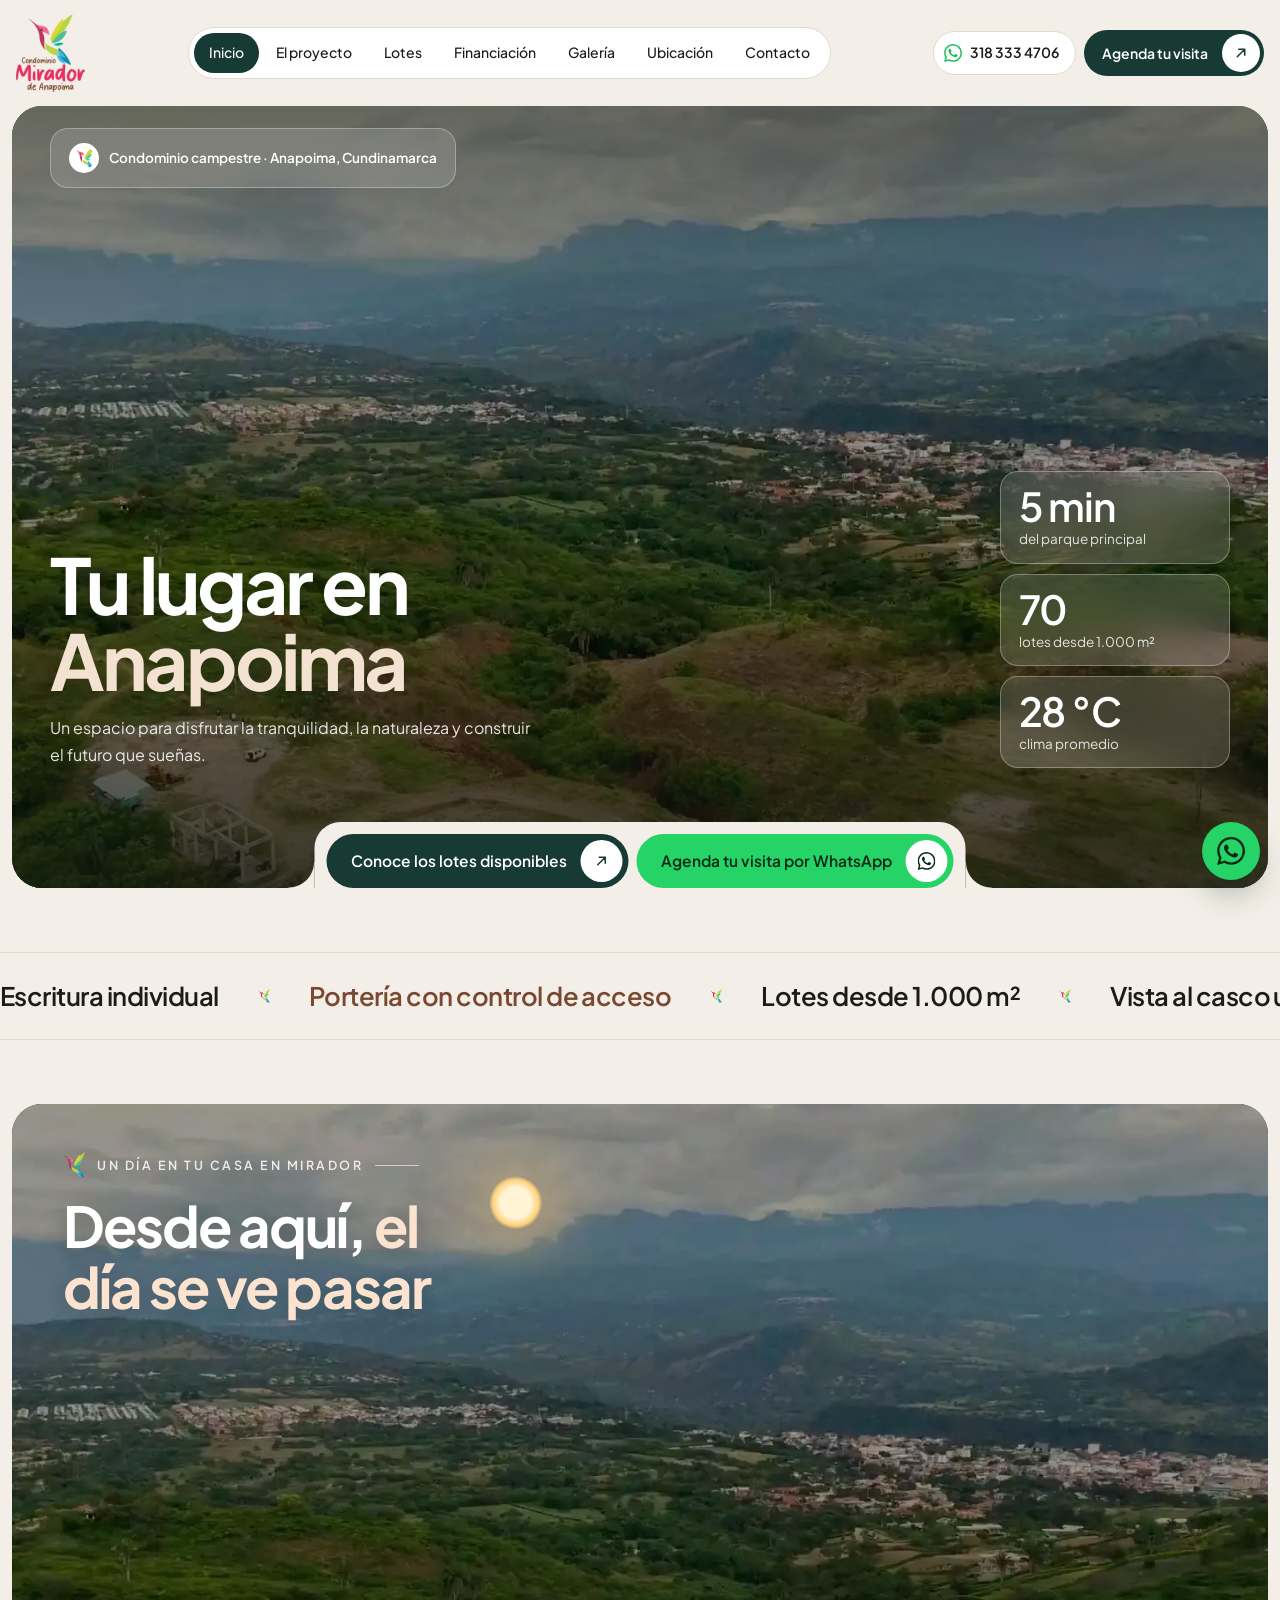
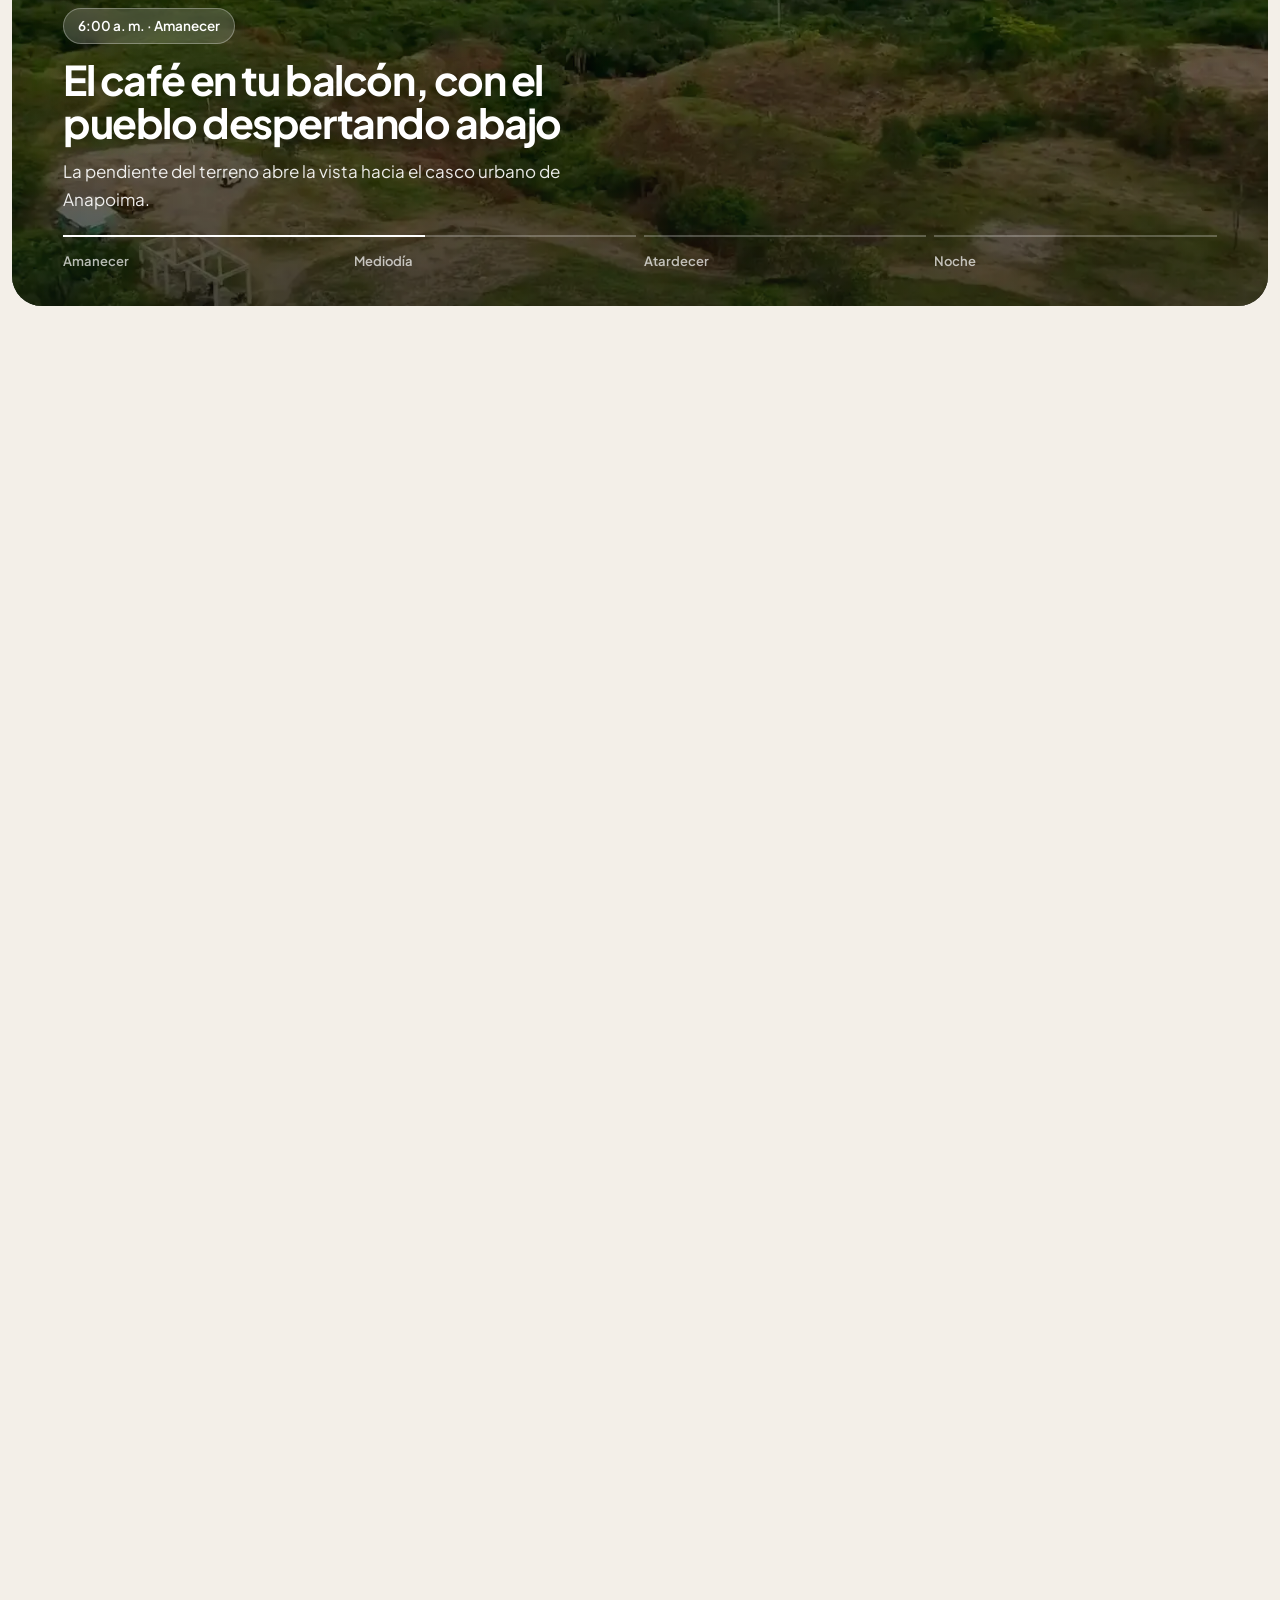
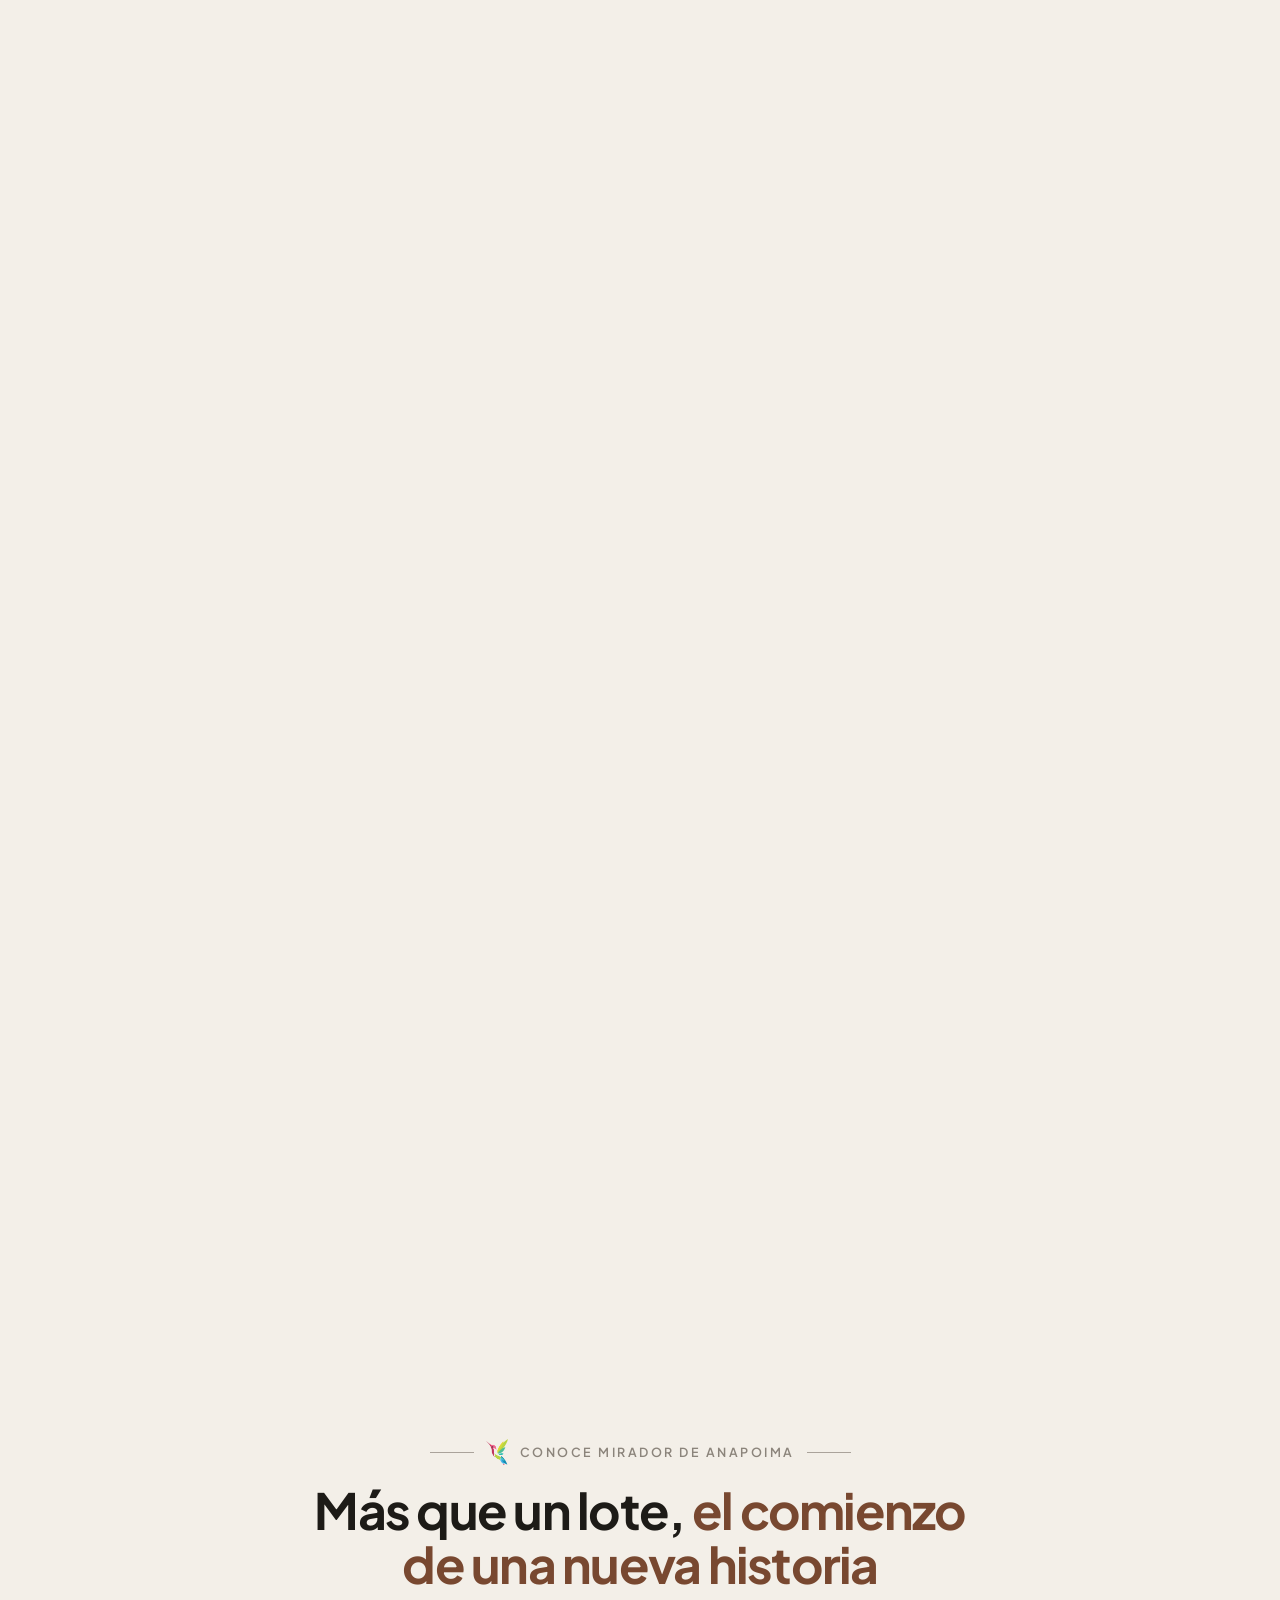
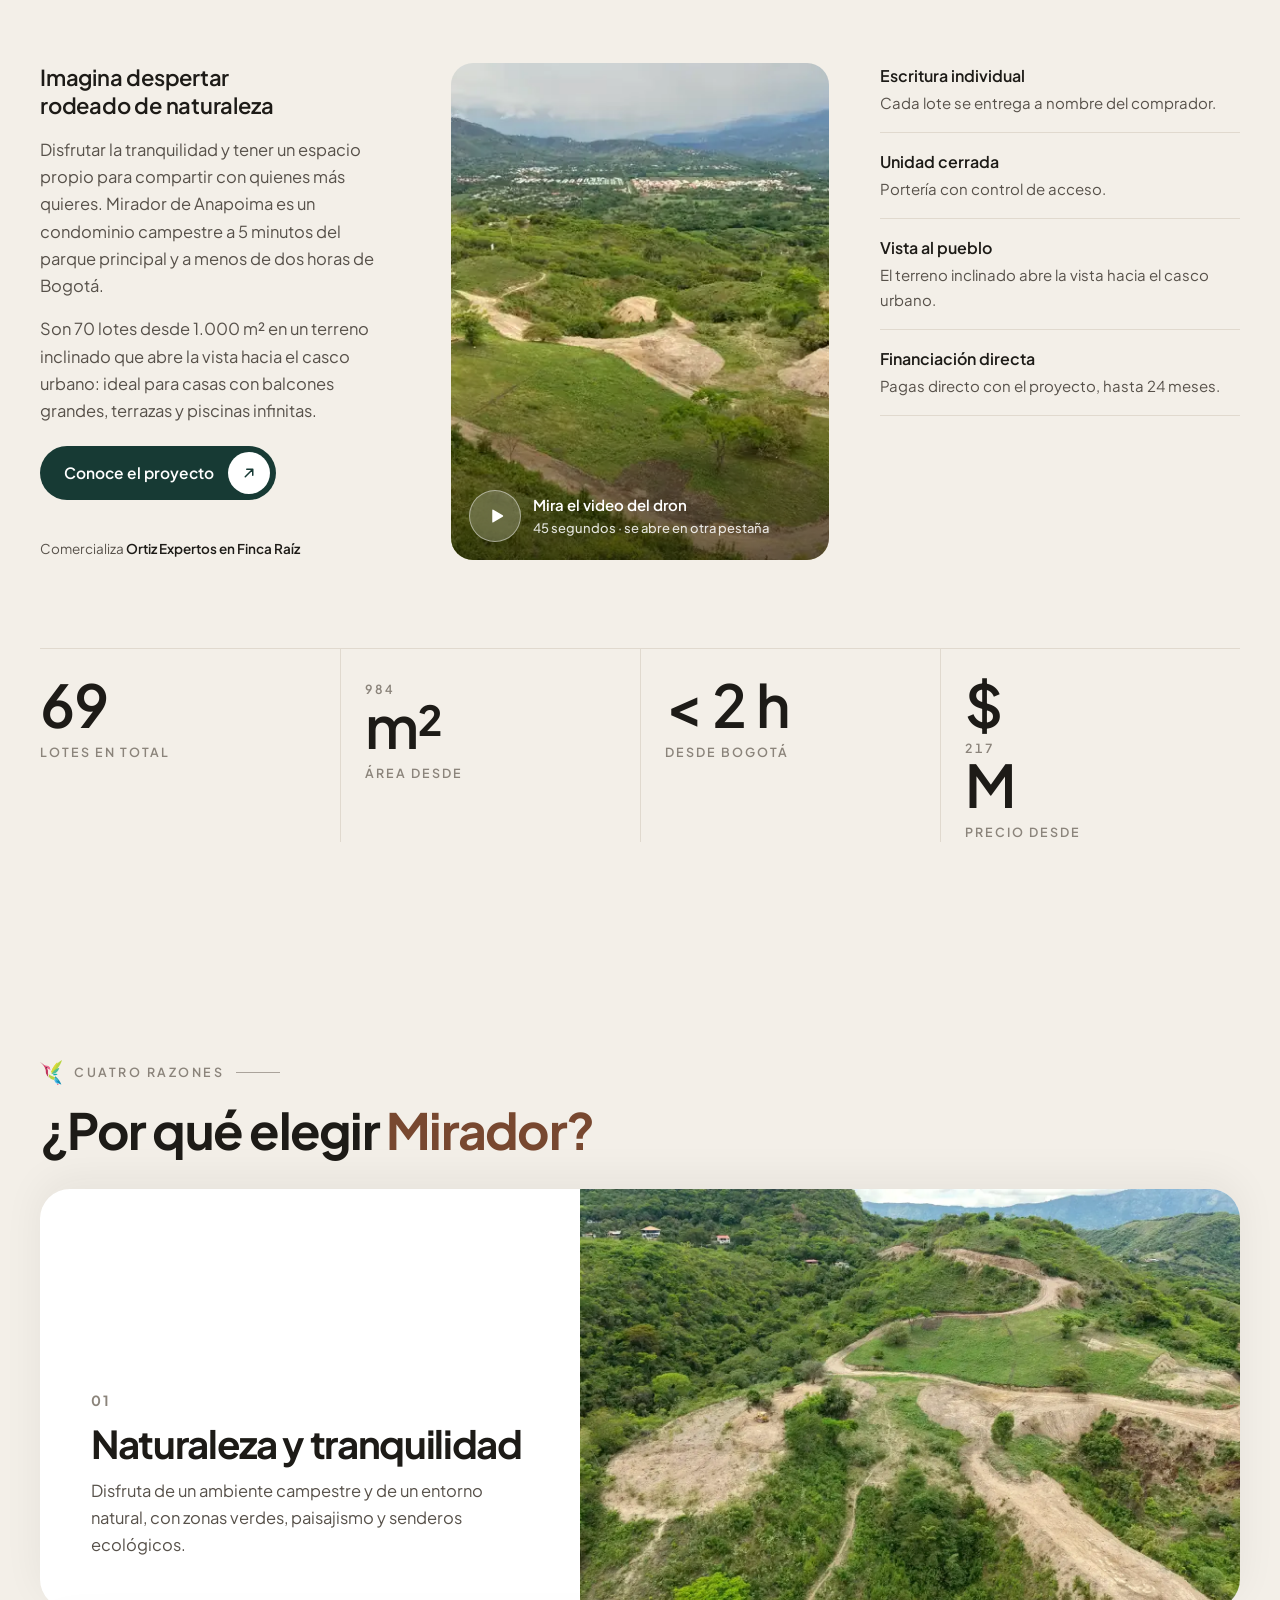
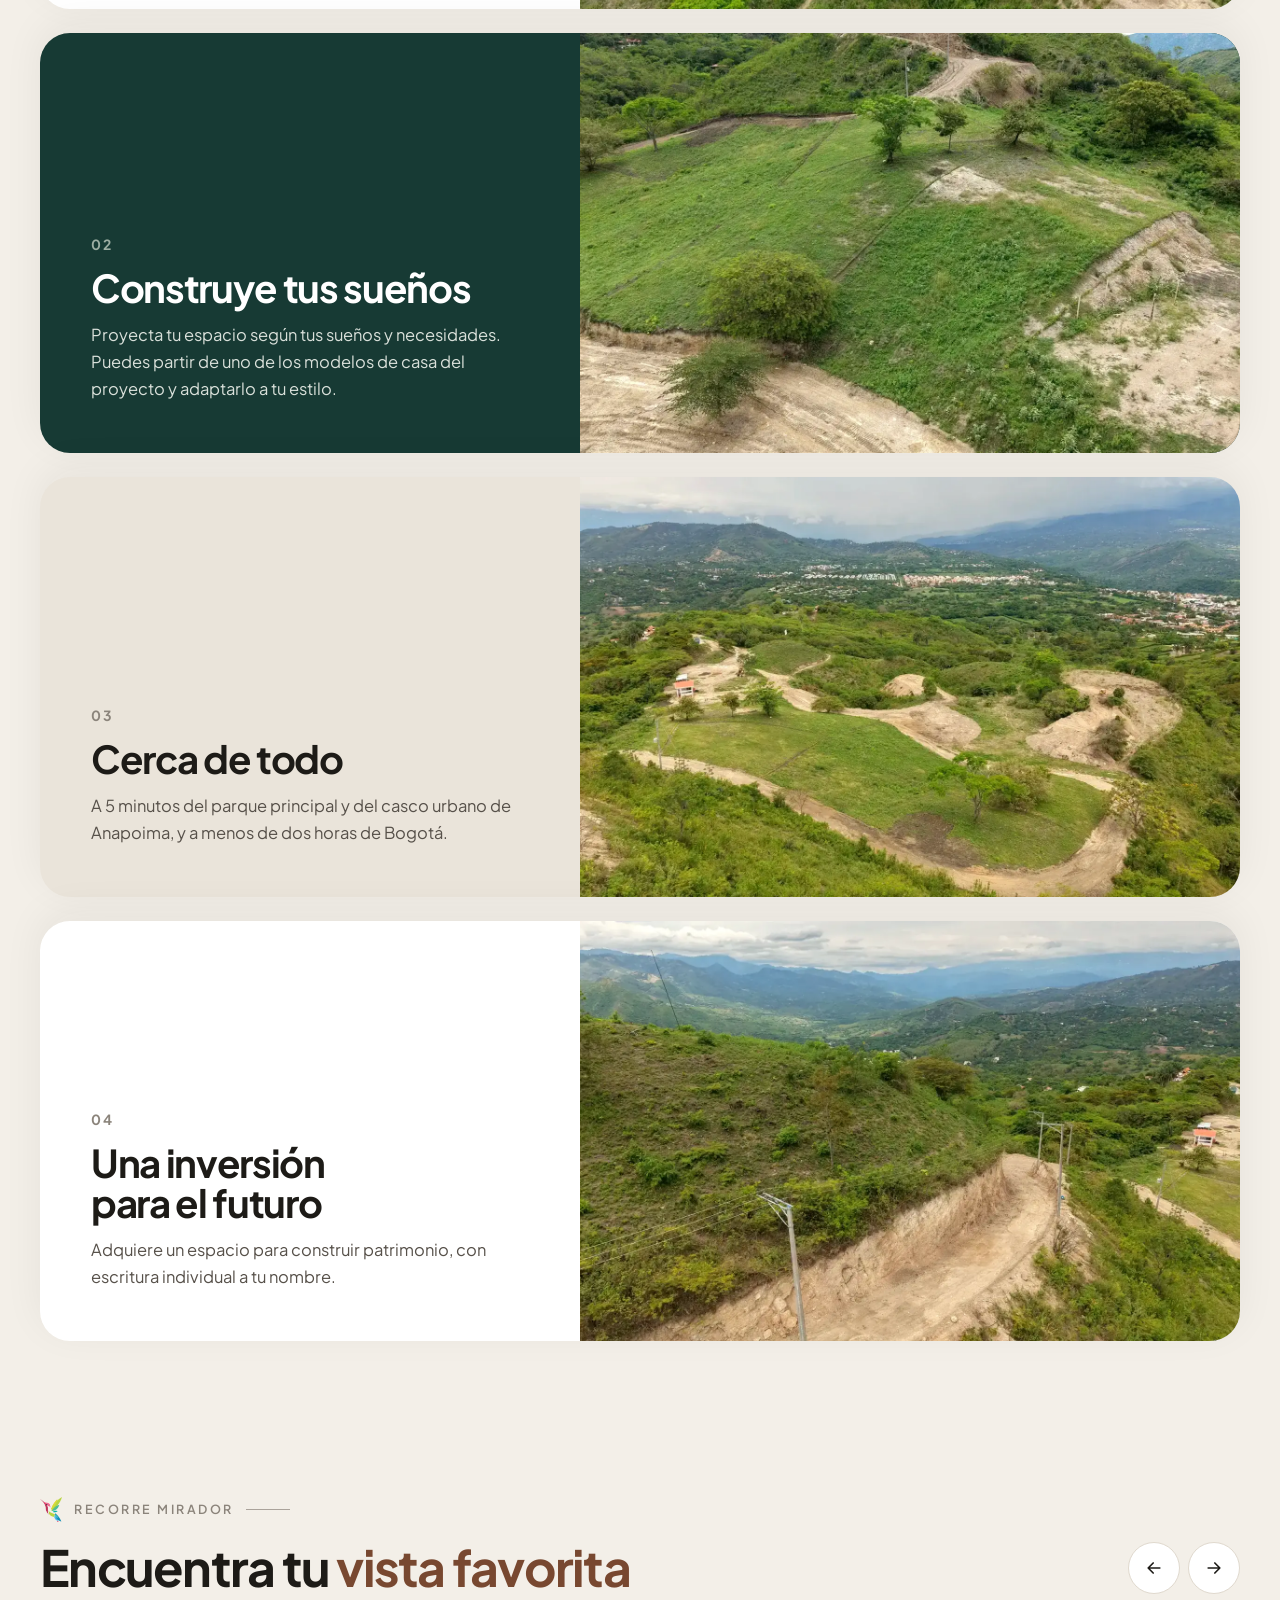
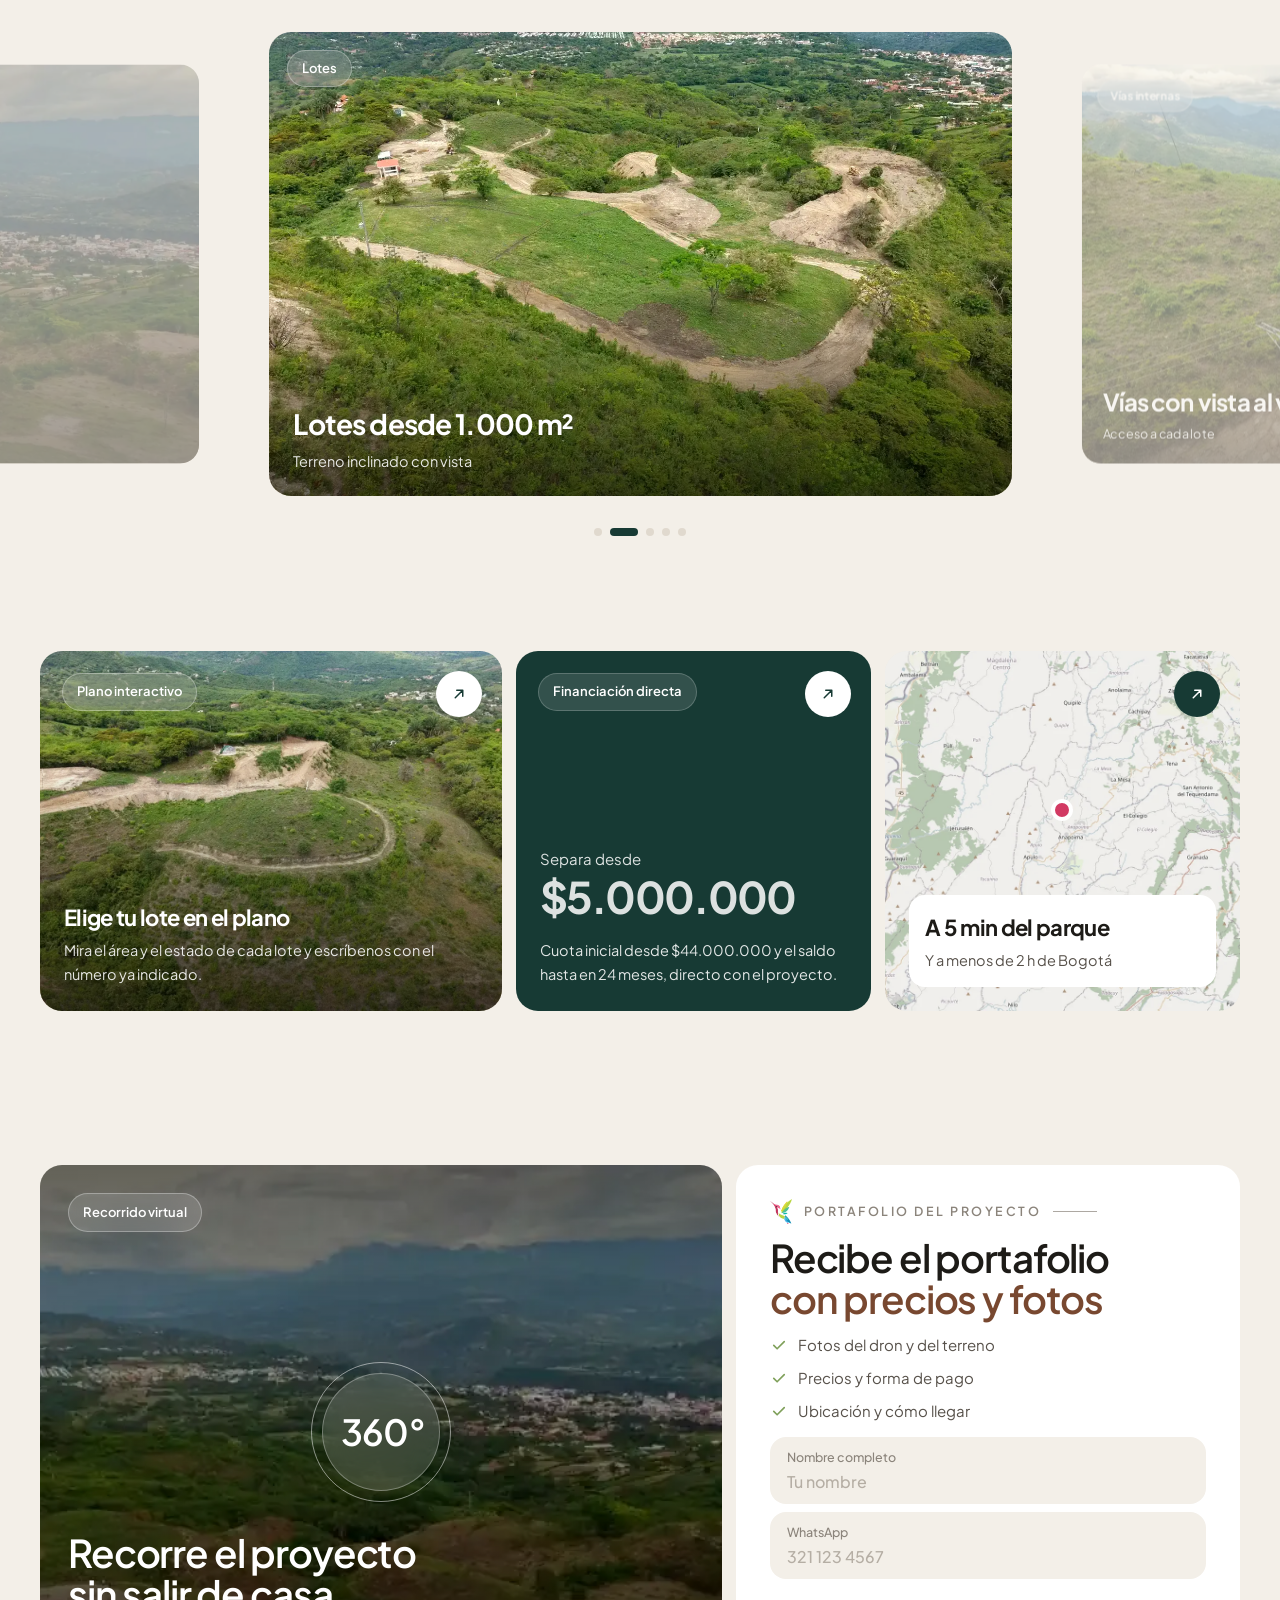
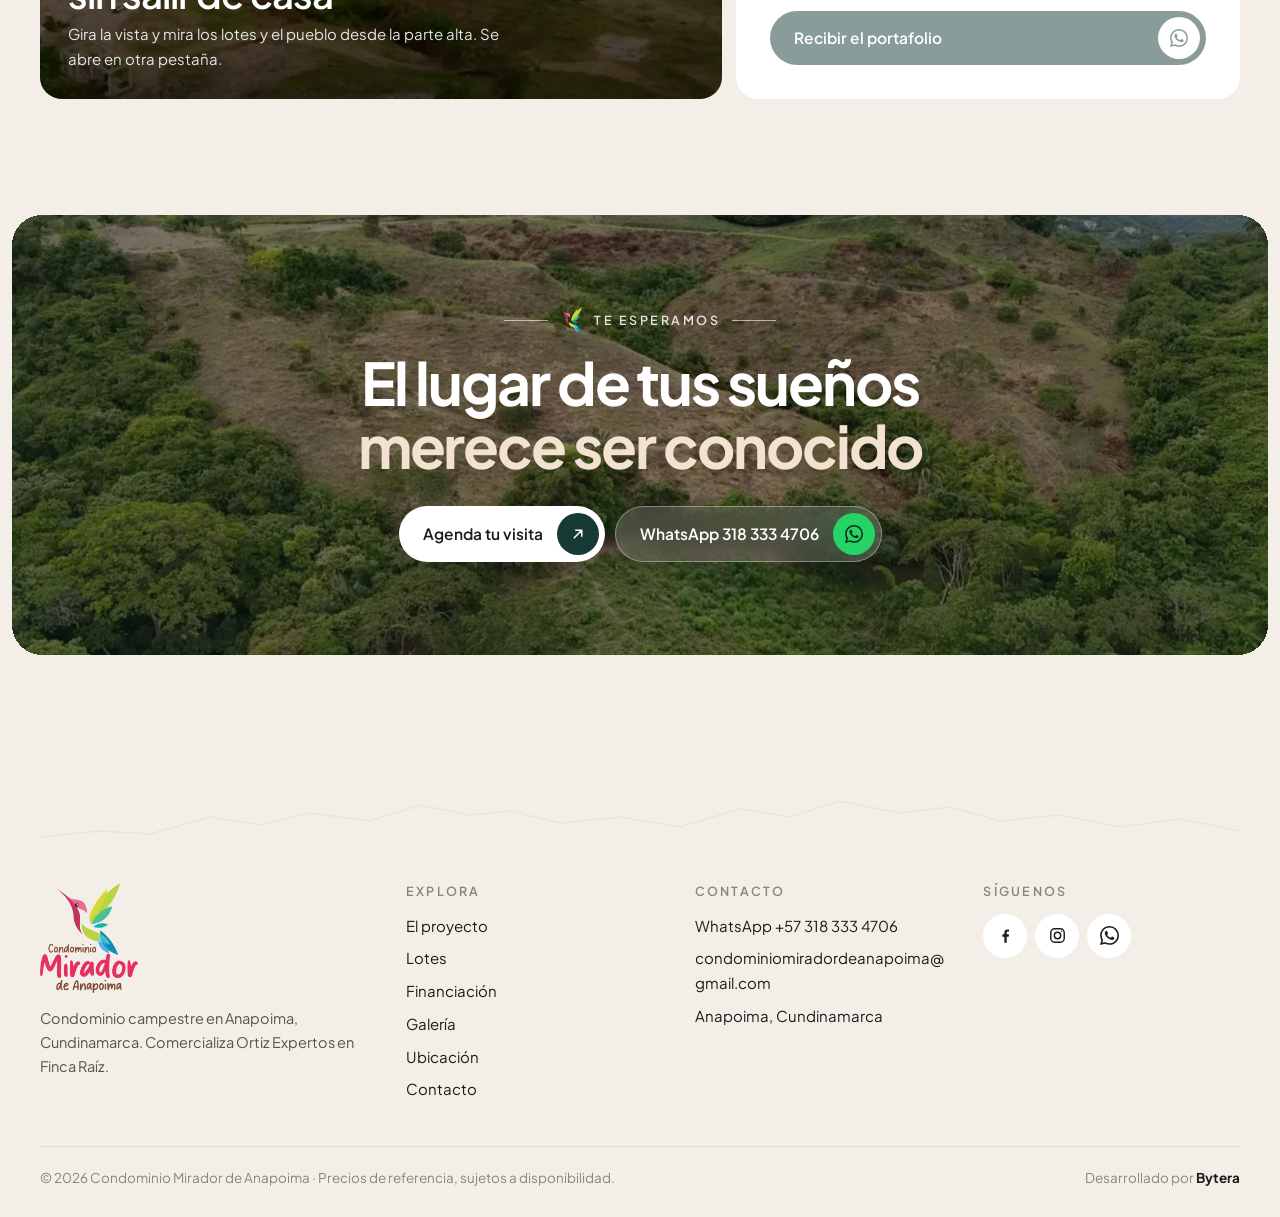
<file: index.html>
<!doctype html>
<html lang="es">
<head>
<meta charset="utf-8">
<meta name="viewport" content="width=device-width, initial-scale=1, viewport-fit=cover">
<title>Mirador de Anapoima</title>
<meta name="description" content="Tu lugar en Anapoima: lotes campestres desde 1.000 m² a 5 minutos del parque principal. Lotes desde $220.000.000.">
<meta name="robots" content="noindex, nofollow">
<link rel="icon" href="fotos/colibri.png">
<link rel="preconnect" href="https://fonts.googleapis.com">
<link rel="preconnect" href="https://fonts.gstatic.com" crossorigin>
<link rel="stylesheet" href="https://fonts.googleapis.com/css2?family=Plus+Jakarta+Sans:wght@400;500;600;700;800&display=swap">
<link rel="stylesheet" href="estilos.css">
</head>
<body data-pagina="index">
<svg width="0" height="0" style="position:absolute" aria-hidden="true">
  <symbol id="i-flecha" viewBox="0 0 24 24"><path fill="none" stroke="currentColor" stroke-width="2" stroke-linecap="round" stroke-linejoin="round" d="M7 17L17 7M9 7h8v8"/></symbol>
  <symbol id="i-der" viewBox="0 0 24 24"><path fill="none" stroke="currentColor" stroke-width="2" stroke-linecap="round" stroke-linejoin="round" d="M5 12h14M13 6l6 6-6 6"/></symbol>
  <symbol id="i-izq" viewBox="0 0 24 24"><path fill="none" stroke="currentColor" stroke-width="2" stroke-linecap="round" stroke-linejoin="round" d="M19 12H5M11 6l-6 6 6 6"/></symbol>
  <symbol id="i-wa" viewBox="0 0 24 24"><path fill="currentColor" d="M17.472 14.382c-.297-.149-1.758-.867-2.03-.967-.273-.099-.471-.148-.67.15-.197.297-.767.966-.94 1.164-.173.199-.347.223-.644.075-.297-.15-1.255-.463-2.39-1.475-.883-.788-1.48-1.761-1.653-2.059-.173-.297-.018-.458.13-.606.134-.133.298-.347.446-.52.149-.174.198-.298.298-.497.099-.198.05-.371-.025-.52-.075-.149-.669-1.612-.916-2.207-.242-.579-.487-.5-.669-.51-.173-.008-.371-.01-.57-.01-.198 0-.52.074-.792.372-.272.297-1.04 1.016-1.04 2.479 0 1.462 1.065 2.875 1.213 3.074.149.198 2.096 3.2 5.077 4.487.709.306 1.262.489 1.694.625.712.227 1.36.195 1.871.118.571-.085 1.758-.719 2.006-1.413.248-.694.248-1.289.173-1.413-.074-.124-.272-.198-.57-.347m-5.421 7.403h-.004a9.87 9.87 0 01-5.031-1.378l-.361-.214-3.741.982.998-3.648-.235-.374a9.86 9.86 0 01-1.51-5.26c.001-5.45 4.436-9.884 9.888-9.884 2.64 0 5.122 1.03 6.988 2.898a9.825 9.825 0 012.893 6.994c-.003 5.45-4.437 9.884-9.885 9.884m8.413-18.297A11.815 11.815 0 0012.05 0C5.495 0 .16 5.335.157 11.892c0 2.096.547 4.142 1.588 5.945L.057 24l6.305-1.654a11.882 11.882 0 005.683 1.448h.005c6.554 0 11.89-5.335 11.893-11.893a11.821 11.821 0 00-3.48-8.413z"/></symbol>
  <symbol id="i-tel" viewBox="0 0 24 24"><path fill="none" stroke="currentColor" stroke-width="1.8" stroke-linecap="round" stroke-linejoin="round" d="M5 4h4l2 5-2.5 1.5a11 11 0 0 0 5 5L15 13l5 2v4a2 2 0 0 1-2 2A16 16 0 0 1 3 6a2 2 0 0 1 2-2"/></symbol>
  <symbol id="i-play" viewBox="0 0 24 24"><path fill="currentColor" d="M7 4.5v15a1 1 0 0 0 1.5.86l12.5-7.5a1 1 0 0 0 0-1.72L8.5 3.64A1 1 0 0 0 7 4.5z"/></symbol>
  <symbol id="i-check" viewBox="0 0 24 24"><path fill="none" stroke="currentColor" stroke-width="2.2" stroke-linecap="round" stroke-linejoin="round" d="M5 12.5l4.5 4.5L19 7.5"/></symbol>
  <symbol id="i-hoja" viewBox="0 0 24 24"><g fill="none" stroke="currentColor" stroke-width="1.6" stroke-linecap="round" stroke-linejoin="round"><path d="M5 19c0-8 5-13 15-14-1 10-6 15-14 15"/><path d="M5 19c3-4 6-7 10-9"/></g></symbol>
  <symbol id="i-casa" viewBox="0 0 24 24"><g fill="none" stroke="currentColor" stroke-width="1.6" stroke-linecap="round" stroke-linejoin="round"><path d="M4 11l8-7 8 7v9a1 1 0 0 1-1 1h-5v-6h-4v6H5a1 1 0 0 1-1-1z"/></g></symbol>
  <symbol id="i-pin" viewBox="0 0 24 24"><g fill="none" stroke="currentColor" stroke-width="1.6" stroke-linecap="round" stroke-linejoin="round"><path d="M12 21s7-6.2 7-12a7 7 0 0 0-14 0c0 5.8 7 12 7 12z"/><circle cx="12" cy="9" r="2.5"/></g></symbol>
  <symbol id="i-sube" viewBox="0 0 24 24"><g fill="none" stroke="currentColor" stroke-width="1.6" stroke-linecap="round" stroke-linejoin="round"><path d="M3 17l6-6 4 4 8-8"/><path d="M15 7h6v6"/></g></symbol>
  <symbol id="i-doc" viewBox="0 0 24 24"><g fill="none" stroke="currentColor" stroke-width="1.6" stroke-linecap="round" stroke-linejoin="round"><path d="M14 3H7a2 2 0 0 0-2 2v14a2 2 0 0 0 2 2h10a2 2 0 0 0 2-2V8z"/><path d="M14 3v5h5M9 13h6M9 17h4"/></g></symbol>
  <symbol id="i-escudo" viewBox="0 0 24 24"><g fill="none" stroke="currentColor" stroke-width="1.6" stroke-linecap="round" stroke-linejoin="round"><path d="M12 3l7 3v5c0 4.5-3 8.5-7 10-4-1.5-7-5.5-7-10V6z"/><path d="M9 12l2 2 4-4"/></g></symbol>
  <symbol id="i-arbol" viewBox="0 0 24 24"><g fill="none" stroke="currentColor" stroke-width="1.6" stroke-linecap="round" stroke-linejoin="round"><path d="M12 22v-6"/><path d="M12 16c-4 0-6-2.5-6-5.5S8.5 5 12 2c3.5 3 6 5.5 6 8.5S16 16 12 16z"/></g></symbol>
  <symbol id="i-sendero" viewBox="0 0 24 24"><g fill="none" stroke="currentColor" stroke-width="1.6" stroke-linecap="round" stroke-linejoin="round"><path d="M8 21c0-4 8-4 8-8s-6-3-6-6 3-4 3-4"/><circle cx="18" cy="5" r="2"/></g></symbol>
  <symbol id="i-cerrar" viewBox="0 0 24 24"><path fill="none" stroke="currentColor" stroke-width="2" stroke-linecap="round" d="M6 6l12 12M18 6L6 18"/></symbol>
  <symbol id="i-menu" viewBox="0 0 24 24"><path fill="none" stroke="currentColor" stroke-width="2" stroke-linecap="round" d="M4 8h16M4 16h16"/></symbol>
  <symbol id="i-fb" viewBox="0 0 24 24"><path fill="currentColor" d="M13.5 21v-7.5h2.5l.4-3h-2.9V8.6c0-.9.3-1.5 1.5-1.5h1.5V4.4c-.3 0-1.2-.1-2.2-.1-2.2 0-3.7 1.3-3.7 3.8v2.4H8.1v3h2.5V21z"/></symbol>
  <symbol id="i-ig" viewBox="0 0 24 24"><g fill="none" stroke="currentColor" stroke-width="1.8"><rect x="3.5" y="3.5" width="17" height="17" rx="5"/><circle cx="12" cy="12" r="4"/><circle cx="17.3" cy="6.7" r=".9" fill="currentColor" stroke="none"/></g></symbol>
</svg>
<a class="saltar" href="#contenido">Ir al contenido</a>
<div class="cab-envoltura" id="cab-env">
<header class="cab" id="cab">
  <a class="cab__logo" href="index.html" aria-label="Condominio Mirador de Anapoima, inicio"><img src="fotos/logo.webp" alt="Condominio Mirador de Anapoima" width="356" height="400"></a>
  <nav class="cab__nav" id="menu" aria-label="Páginas"><a href="index.html" aria-current="page">Inicio</a><a href="proyecto.html">El proyecto</a><a href="lotes.html">Lotes</a><a href="financiacion.html">Financiación</a><a href="galeria.html">Galería</a><a href="ubicacion.html">Ubicación</a><a href="contacto.html">Contacto</a></nav>
  <div class="cab__acc">
    <a class="cab__tel" data-wa="Hola, vengo de la página del Condominio Mirador de Anapoima y quiero más información." data-donde="cabecera" href="#"><svg><use href="#i-wa"/></svg>318 333 4706</a>
    <a class="btn btn--oscuro" href="contacto.html">Agenda tu visita<span class="btn__c"><svg><use href="#i-flecha"/></svg></span></a>
    <button class="cab__menu" type="button" aria-expanded="false" aria-controls="menu" aria-label="Abrir menú"><svg><use href="#i-menu"/></svg></button>
  </div>
</header>
</div>
<main id="contenido">

<div class="marco">
<section class="hero sobre-foto" aria-labelledby="titular">
  <img class="hero__foto" src="fotos/panoramica.webp" srcset="fotos/panoramica-900.webp 900w, fotos/panoramica.webp 2000w" sizes="100vw" alt="Vista desde el condominio hacia el casco urbano de Anapoima y las montañas" width="2000" height="946" fetchpriority="high">
  <span class="hero__chip vidrio entra"><img src="fotos/colibri.png" alt="" width="172" height="200">Condominio campestre · Anapoima, Cundinamarca</span>
  <div class="hero__cuerpo">
    <div>
      <h1 id="titular" class="entra" style="--d:.1s">Tu lugar en <em>Anapoima</em></h1>
      <p class="hero__lead entra" style="--d:.25s">Un espacio para disfrutar la tranquilidad, la naturaleza y construir el futuro que sueñas.</p>
    </div>
    <div class="cifras-vidrio" aria-label="Datos del proyecto">
      <div class="vidrio entra" style="--d:.35s"><b>5 min</b><span>del parque principal</span></div>
      <div class="vidrio entra" style="--d:.45s"><b data-contar="70">70</b><span>lotes desde 1.000 m²</span></div>
      <div class="vidrio entra" style="--d:.55s"><b>28 °C</b><span>clima promedio</span></div>
    </div>
  </div>
  <div class="hero__pie">
    <a class="btn btn--oscuro" href="lotes.html">Conoce los lotes disponibles<span class="btn__c"><svg><use href="#i-flecha"/></svg></span></a>
    <a class="btn btn--wa" data-wa="Hola, vengo de la página del Condominio Mirador de Anapoima y quiero agendar una visita al proyecto." data-donde="portada" href="#">Agenda tu visita por WhatsApp<span class="btn__c"><svg><use href="#i-wa"/></svg></span></a>
  </div>
</section>
</div>

<div class="cinta" aria-hidden="true"><div class="cinta__pista">
  <span>Escritura individual</span><i></i><span>Portería con control de acceso</span><i></i><span>Lotes desde 1.000 m²</span><i></i><span>Vista al casco urbano</span><i></i><span>Zonas verdes y paisajismo</span><i></i><span>Senderos ecológicos</span><i></i><span>A 5 minutos del parque principal</span><i></i><span>Financiación directa con el proyecto</span><i></i><span>Escritura individual</span><i></i><span>Portería con control de acceso</span><i></i><span>Lotes desde 1.000 m²</span><i></i><span>Vista al casco urbano</span><i></i><span>Zonas verdes y paisajismo</span><i></i><span>Senderos ecológicos</span><i></i><span>A 5 minutos del parque principal</span><i></i><span>Financiación directa con el proyecto</span><i></i>
</div></div>


<section class="dia" id="dia" aria-labelledby="t-dia">
  <div class="dia__fijo">
    <img class="dia__foto" src="fotos/panoramica.webp" srcset="fotos/panoramica-900.webp 900w, fotos/panoramica.webp 2000w" sizes="100vw" alt="Vista desde el condominio hacia el pueblo de Anapoima" width="2000" height="946" loading="lazy">
    <div class="dia__capa dia__capa--amanecer"></div>
    <div class="dia__capa dia__capa--mediodia"></div>
    <div class="dia__capa dia__capa--atardecer"></div>
    <div class="dia__capa dia__capa--noche"></div>
    <div class="dia__luces" id="dia-luces" aria-hidden="true"></div>
    <span class="dia__astro" id="dia-astro" aria-hidden="true"></span>
    <div class="dia__cab">
      <p class="ceja"><img src="fotos/colibri.png" alt="" width="172" height="200">Un día en tu casa en Mirador</p>
      <h2 id="t-dia">Desde aquí, <em>el día se ve pasar</em></h2>
    </div>
    <div class="dia__textos">
      <article class="dia__momento is-activo"><span class="dia__hora">6:00 a. m. · Amanecer</span><h3>El café en tu balcón, con el pueblo despertando abajo</h3><p>La pendiente del terreno abre la vista hacia el casco urbano de Anapoima.</p></article>
      <article class="dia__momento"><span class="dia__hora">12:00 m. · Mediodía</span><h3>28 °C para disfrutar la piscina de tu casa</h3><p>El clima promedio de Anapoima, a menos de dos horas de Bogotá.</p></article>
      <article class="dia__momento"><span class="dia__hora">5:30 p. m. · Atardecer</span><h3>El atardecer desde tu terraza</h3><p>Lotes pensados para casas con balcones grandes, terrazas y piscinas infinitas.</p></article>
      <article class="dia__momento"><span class="dia__hora">8:00 p. m. · Noche</span><h3>Las luces del pueblo desde tu mirador</h3><p>Y el parque principal a 5 minutos, cuando quieras bajar.</p></article>
    </div>
    <ol class="dia__reloj" aria-hidden="true"><li>Amanecer</li><li>Mediodía</li><li>Atardecer</li><li>Noche</li><li class="dia__avance" id="dia-avance"></li></ol>
  </div>
</section>

<section class="seccion carril" aria-labelledby="t-intro">
  <div class="intro__titulo" data-revelar>
    <p class="ceja"><img src="fotos/colibri.png" alt="" width="172" height="200">Conoce Mirador de Anapoima</p>
    <h2 id="t-intro">Más que un lote, <em>el comienzo de una nueva historia</em></h2>
  </div>
  <div class="intro">
    <div class="intro__txt" data-revelar>
      <h3>Imagina despertar rodeado de naturaleza</h3>
      <p>Disfrutar la tranquilidad y tener un espacio propio para compartir con quienes más quieres. Mirador de Anapoima es un condominio campestre a 5 minutos del parque principal y a menos de dos horas de Bogotá.</p>
      <p>Son 70 lotes desde 1.000 m² en un terreno inclinado que abre la vista hacia el casco urbano: ideal para casas con balcones grandes, terrazas y piscinas infinitas.</p>
      <a class="btn btn--oscuro" href="proyecto.html">Conoce el proyecto<span class="btn__c"><svg><use href="#i-flecha"/></svg></span></a>
      <p class="intro__comer">Comercializa <b>Ortiz Expertos en Finca Raíz</b></p>
    </div>
    <a class="intro__foto" data-revelar style="--d:.1s" href="https://condominiomiradordeanapoima.com/wp-content/uploads/2026/01/VID-20260107-WA0024.mp4" target="_blank" rel="noopener" data-evento="ver_video">
      <img src="fotos/vista-pueblo.webp" srcset="fotos/vista-pueblo-900.webp 900w, fotos/vista-pueblo.webp 1600w" sizes="(max-width:720px) 100vw, 420px" alt="Lotes del condominio con el pueblo de Anapoima al fondo" width="1600" height="900" loading="lazy">
      <span class="intro__play"><span><svg><use href="#i-play"/></svg></span><span style="all:unset">Mira el video del dron<small>45 segundos · se abre en otra pestaña</small></span></span>
    </a>
    <ul class="lista-fina" data-revelar style="--d:.2s">
      <li><b>Escritura individual</b><span>Cada lote se entrega a nombre del comprador.</span></li>
      <li><b>Unidad cerrada</b><span>Portería con control de acceso.</span></li>
      <li><b>Vista al pueblo</b><span>El terreno inclinado abre la vista hacia el casco urbano.</span></li>
      <li><b>Financiación directa</b><span>Pagas directo con el proyecto, hasta 24 meses.</span></li>
    </ul>
  </div>
  <div class="cifras" data-revelar>
    <div><b data-contar="70">70</b><span>Lotes en total</span></div>
    <div><b><span data-contar="1000" data-miles>1.000</span> m²</b><span>Área desde</span></div>
    <div><b>&lt; 2 h</b><span>Desde Bogotá</span></div>
    <div><b>$<span data-contar="220">220</span> M</b><span>Precio desde</span></div>
  </div>
</section>

<section class="carril pila-seccion" aria-labelledby="t-razones">
  <div class="pila__cab" data-revelar>
    <p class="ceja"><img src="fotos/colibri.png" alt="" width="172" height="200">Cuatro razones</p>
    <h2 id="t-razones">¿Por qué elegir <em>Mirador?</em></h2>
  </div>
  <div class="pila">
    <article class="pila__tarjeta" style="--i:0">
      <div class="pila__txt"><span class="pila__n">01</span><h3>Naturaleza y tranquilidad</h3><p>Disfruta de un ambiente campestre y de un entorno natural, con zonas verdes, paisajismo y senderos ecológicos.</p></div>
      <img src="fotos/senderos.webp" alt="Senderos entre la vegetación del condominio" width="1600" height="900" loading="lazy">
    </article>
    <article class="pila__tarjeta pila__tarjeta--verde" style="--i:1">
      <div class="pila__txt"><span class="pila__n">02</span><h3>Construye tus sueños</h3><p>Proyecta tu espacio según tus sueños y necesidades. Puedes partir de uno de los modelos de casa del proyecto y adaptarlo a tu estilo.</p></div>
      <img src="fotos/lote-arboles.webp" alt="Lote con árboles y pasto" width="1600" height="900" loading="lazy">
    </article>
    <article class="pila__tarjeta pila__tarjeta--crema" style="--i:2">
      <div class="pila__txt"><span class="pila__n">03</span><h3>Cerca de todo</h3><p>A 5 minutos del parque principal y del casco urbano de Anapoima, y a menos de dos horas de Bogotá.</p></div>
      <img src="fotos/vista-pueblo.webp" alt="Lotes con el pueblo de Anapoima al fondo" width="1600" height="900" loading="lazy">
    </article>
    <article class="pila__tarjeta" style="--i:3">
      <div class="pila__txt"><span class="pila__n">04</span><h3>Una inversión para el futuro</h3><p>Adquiere un espacio para construir patrimonio, con escritura individual a tu nombre.</p></div>
      <img src="fotos/valle.webp" alt="Vía interna con vista al valle" width="1600" height="900" loading="lazy">
    </article>
  </div>
</section>

<section class="seccion vitrina-seccion" aria-labelledby="t-vitrina">
  <div class="carril vitrina__cab" data-revelar>
    <div><p class="ceja"><img src="fotos/colibri.png" alt="" width="172" height="200">Recorre Mirador</p><h2 id="t-vitrina">Encuentra tu <em>vista favorita</em></h2></div>
    <div class="vitrina__nav"><button type="button" data-vitrina="-1" aria-label="Anterior"><svg><use href="#i-izq"/></svg></button><button type="button" data-vitrina="1" aria-label="Siguiente"><svg><use href="#i-der"/></svg></button></div>
  </div>
  <div class="vitrina" id="vitrina">
    <div class="vitrina__pista">
      <a class="vitrina__item" href="galeria.html"><img src="fotos/panoramica.webp" alt="" width="2000" height="946" loading="lazy"><span class="vitrina__chip vidrio">Vistas panorámicas</span><span class="vitrina__pie"><b>Hacia el casco urbano</b><span>Desde la parte alta del condominio</span></span></a>
      <a class="vitrina__item" href="lotes.html"><img src="fotos/lotes-verdes.webp" alt="" width="1600" height="900" loading="lazy"><span class="vitrina__chip vidrio">Lotes</span><span class="vitrina__pie"><b>Lotes desde 1.000 m²</b><span>Terreno inclinado con vista</span></span></a>
      <a class="vitrina__item" href="galeria.html"><img src="fotos/valle.webp" alt="" width="1600" height="900" loading="lazy"><span class="vitrina__chip vidrio">Vías internas</span><span class="vitrina__pie"><b>Vías con vista al valle</b><span>Acceso a cada lote</span></span></a>
      <a class="vitrina__item" href="galeria.html"><img src="fotos/senderos.webp" alt="" width="1600" height="900" loading="lazy"><span class="vitrina__chip vidrio">Zonas verdes</span><span class="vitrina__pie"><b>Senderos ecológicos</b><span>Entre la vegetación</span></span></a>
      <a class="vitrina__item" href="galeria.html"><img src="fotos/mirador-pueblo.webp" alt="" width="1600" height="900" loading="lazy"><span class="vitrina__chip vidrio">Parte alta</span><span class="vitrina__pie"><b>Un balcón natural</b><span>Para casas con terrazas</span></span></a>
    </div>
  </div>
  <div class="vitrina__puntos" id="vitrina-puntos"></div>
</section>

<section class="carril bloques" aria-label="Lotes, financiación y ubicación">
  <a class="bloque bloque--foto" href="lotes.html" data-revelar>
    <img src="fotos/loma.webp" alt="" width="1600" height="900" loading="lazy">
    <span class="bloque__chip vidrio">Plano interactivo</span>
    <span class="bloque__txt"><b>Elige tu lote en el plano</b><span>Mira el área y el estado de cada lote y escríbenos con el número ya indicado.</span></span>
    <span class="btn__c"><svg><use href="#i-flecha"/></svg></span>
  </a>
  <a class="bloque bloque--verde" href="financiacion.html" data-revelar style="--d:.1s">
    <span class="bloque__chip">Financiación directa</span>
    <span class="bloque__grande">Separa desde<br><b>$5.000.000</b></span>
    <span class="bloque__txt"><span>Cuota inicial desde $44.000.000 y el saldo hasta en 24 meses, directo con el proyecto.</span></span>
    <span class="btn__c"><svg><use href="#i-flecha"/></svg></span>
  </a>
  <a class="bloque bloque--mapa" href="ubicacion.html" data-revelar style="--d:.2s">
    <img src="fotos/mapa.webp" alt="" width="1100" height="760" loading="lazy">
    <span class="mapa__pin"><span class="mapa__punto"></span></span>
    <span class="bloque__txt bloque__txt--claro"><b>A 5 min del parque</b><span>Y a menos de 2 h de Bogotá</span></span>
    <span class="btn__c"><svg><use href="#i-flecha"/></svg></span>
  </a>
</section>

<section class="seccion carril" aria-label="Recorrido virtual y portafolio">
  <div class="doble">
    <a class="tour sobre-foto" href="https://360.condominiomiradordeanapoima.com/" target="_blank" rel="noopener" data-evento="abrir_360" data-revelar>
      <img src="fotos/panoramica.webp" srcset="fotos/panoramica-900.webp 900w, fotos/panoramica.webp 2000w" sizes="(max-width:900px) 100vw, 700px" alt="" width="2000" height="946" loading="lazy">
      <span class="tour__sello vidrio">Recorrido virtual</span>
      <span class="tour__centro vidrio">360°</span>
      <span><h3>Recorre el proyecto sin salir de casa</h3><p>Gira la vista y mira los lotes y el pueblo desde la parte alta. Se abre en otra pestaña.</p></span>
    </a>
    <div class="portafolio" data-revelar style="--d:.1s">
      <p class="ceja" style="margin:0"><img src="fotos/colibri.png" alt="" width="172" height="200">Portafolio del proyecto</p>
      <h3>Recibe el portafolio <em>con precios y fotos</em></h3>
      <ul>
        <li><svg><use href="#i-check"/></svg>Fotos del dron y del terreno</li>
        <li><svg><use href="#i-check"/></svg>Precios y forma de pago</li>
        <li><svg><use href="#i-check"/></svg>Ubicación y cómo llegar</li>
      </ul>
      <form class="js-portafolio" novalidate>
        <div class="campo"><label for="p-nombre">Nombre completo</label><input id="p-nombre" name="nombre" autocomplete="name" placeholder="Tu nombre"></div>
        <div class="campo"><label for="p-tel">WhatsApp</label><input id="p-tel" name="tel" inputmode="tel" autocomplete="tel-national" placeholder="321 123 4567"></div>
        <p class="form-msj"></p>
        <a class="btn btn--oscuro btn--ancho js-enviar" href="#" target="_blank" rel="noopener">Recibir el portafolio<span class="btn__c"><svg><use href="#i-wa"/></svg></span></a>
      </form>
    </div>
  </div>
</section>

<section class="marco" aria-labelledby="t-cta">
  <div class="cta sobre-foto" data-revelar>
    <img data-parallax src="fotos/montanas.webp" alt="" width="1600" height="900" loading="lazy">
    <div class="cta__in">
      <p class="ceja"><img src="fotos/colibri.png" alt="" width="172" height="200">Te esperamos</p>
      <h2 id="t-cta">El lugar de tus sueños <em>merece ser conocido</em></h2>
      <div class="cta__btns">
        <a class="btn btn--blanco" href="contacto.html">Agenda tu visita<span class="btn__c"><svg><use href="#i-flecha"/></svg></span></a>
        <a class="btn btn--vidrio" data-wa="Hola, vengo de la página del Condominio Mirador de Anapoima y quiero más información." data-donde="cta-inicio" href="#">WhatsApp 318 333 4706<span class="btn__c"><svg><use href="#i-wa"/></svg></span></a>
      </div>
    </div>
  </div>
</section>

</main>
<footer class="pie">
  <div class="carril">
    <svg class="horizonte" data-revelar viewBox="0 0 1200 60" preserveAspectRatio="none" aria-hidden="true"><path d="M0 50 L60 44 L110 47 L170 30 L220 38 L270 26 L330 34 L380 18 L430 28 L470 24 L520 36 L580 30 L640 40 L700 22 L750 30 L800 14 L860 26 L910 20 L960 34 L1020 28 L1080 40 L1140 32 L1200 44"/></svg>
    <div class="pie__in">
      <div class="pie__marca">
        <img src="fotos/logo.webp" alt="Condominio Mirador de Anapoima" width="356" height="400" loading="lazy">
        <p>Condominio campestre en Anapoima, Cundinamarca. Comercializa Ortiz Expertos en Finca Raíz.</p>
      </div>
      <div>
        <h3>Explora</h3>
        <ul><li><a href="proyecto.html">El proyecto</a></li><li><a href="lotes.html">Lotes</a></li><li><a href="financiacion.html">Financiación</a></li><li><a href="galeria.html">Galería</a></li><li><a href="ubicacion.html">Ubicación</a></li><li><a href="contacto.html">Contacto</a></li></ul>
      </div>
      <div>
        <h3>Contacto</h3>
        <ul>
          <li><a data-wa="Hola, vengo de la página del Condominio Mirador de Anapoima y quiero más información." data-donde="pie" href="#">WhatsApp +57 318 333 4706</a></li>
          <li>condominiomiradordeanapoima@gmail.com</li>
          <li>Anapoima, Cundinamarca</li>
        </ul>
      </div>
      <div>
        <h3>Síguenos</h3>
        <div class="redes">
          <a href="https://www.facebook.com/people/Condominio-Mirador-de-Anapoima/61586547830422/" target="_blank" rel="noopener" aria-label="Facebook"><svg><use href="#i-fb"/></svg></a>
          <a href="https://instagram.com/condominiomiradoranapoima" target="_blank" rel="noopener" aria-label="Instagram"><svg><use href="#i-ig"/></svg></a>
          <a data-wa="Hola, vengo de la página del Condominio Mirador de Anapoima y quiero más información." data-donde="pie-redes" href="#" aria-label="WhatsApp"><svg><use href="#i-wa"/></svg></a>
        </div>
      </div>
    </div>
    <div class="pie__legal">
      <span>© 2026 Condominio Mirador de Anapoima · Precios de referencia, sujetos a disponibilidad.</span>
      <span>Desarrollado por <a href="https://wa.me/573237081669?text=Hola%20Bytera%2C%20vengo%20del%20sitio%20web%20de%20Condominio%20Mirador%20de%20Anapoima%20y%20me%20gust%C3%B3%20mucho.%20Quiero%20cotizar%20un%20sitio%20web%20profesional%20para%20mi%20negocio.%20%C2%BFCu%C3%A1ndo%20podemos%20hablar%3F" target="_blank" rel="noopener" style="text-decoration:none"><b>Bytera</b></a></span>
    </div>
  </div>
</footer>
<a class="wa-flota" data-wa="Hola, vengo de la página del Condominio Mirador de Anapoima y quiero más información." data-donde="flotante" href="#" aria-label="Escríbenos por WhatsApp"><svg><use href="#i-wa"/></svg></a>
<div class="barra-movil">
  <a class="btn btn--wa" data-wa="Hola, vengo de la página del Condominio Mirador de Anapoima y quiero más información." data-donde="barra-movil" href="#">WhatsApp</a>
  <a class="btn btn--oscuro" href="lotes.html">Ver lotes</a>
</div>
<dialog class="visor" id="visor" aria-label="Fotos del condominio">
  <div class="visor__in">
    <div class="visor__cab"><span id="visor-txt"></span><button type="button" data-cerrar aria-label="Cerrar"><svg><use href="#i-cerrar"/></svg></button></div>
    <div class="visor__img"><img id="visor-img" alt=""></div>
    <div class="visor__pie"><button type="button" data-ant aria-label="Foto anterior"><svg><use href="#i-izq"/></svg></button><button type="button" data-sig aria-label="Foto siguiente"><svg><use href="#i-der"/></svg></button></div>
  </div>
</dialog>
<script src="app.js" defer></script>
</body>
</html>
</file>
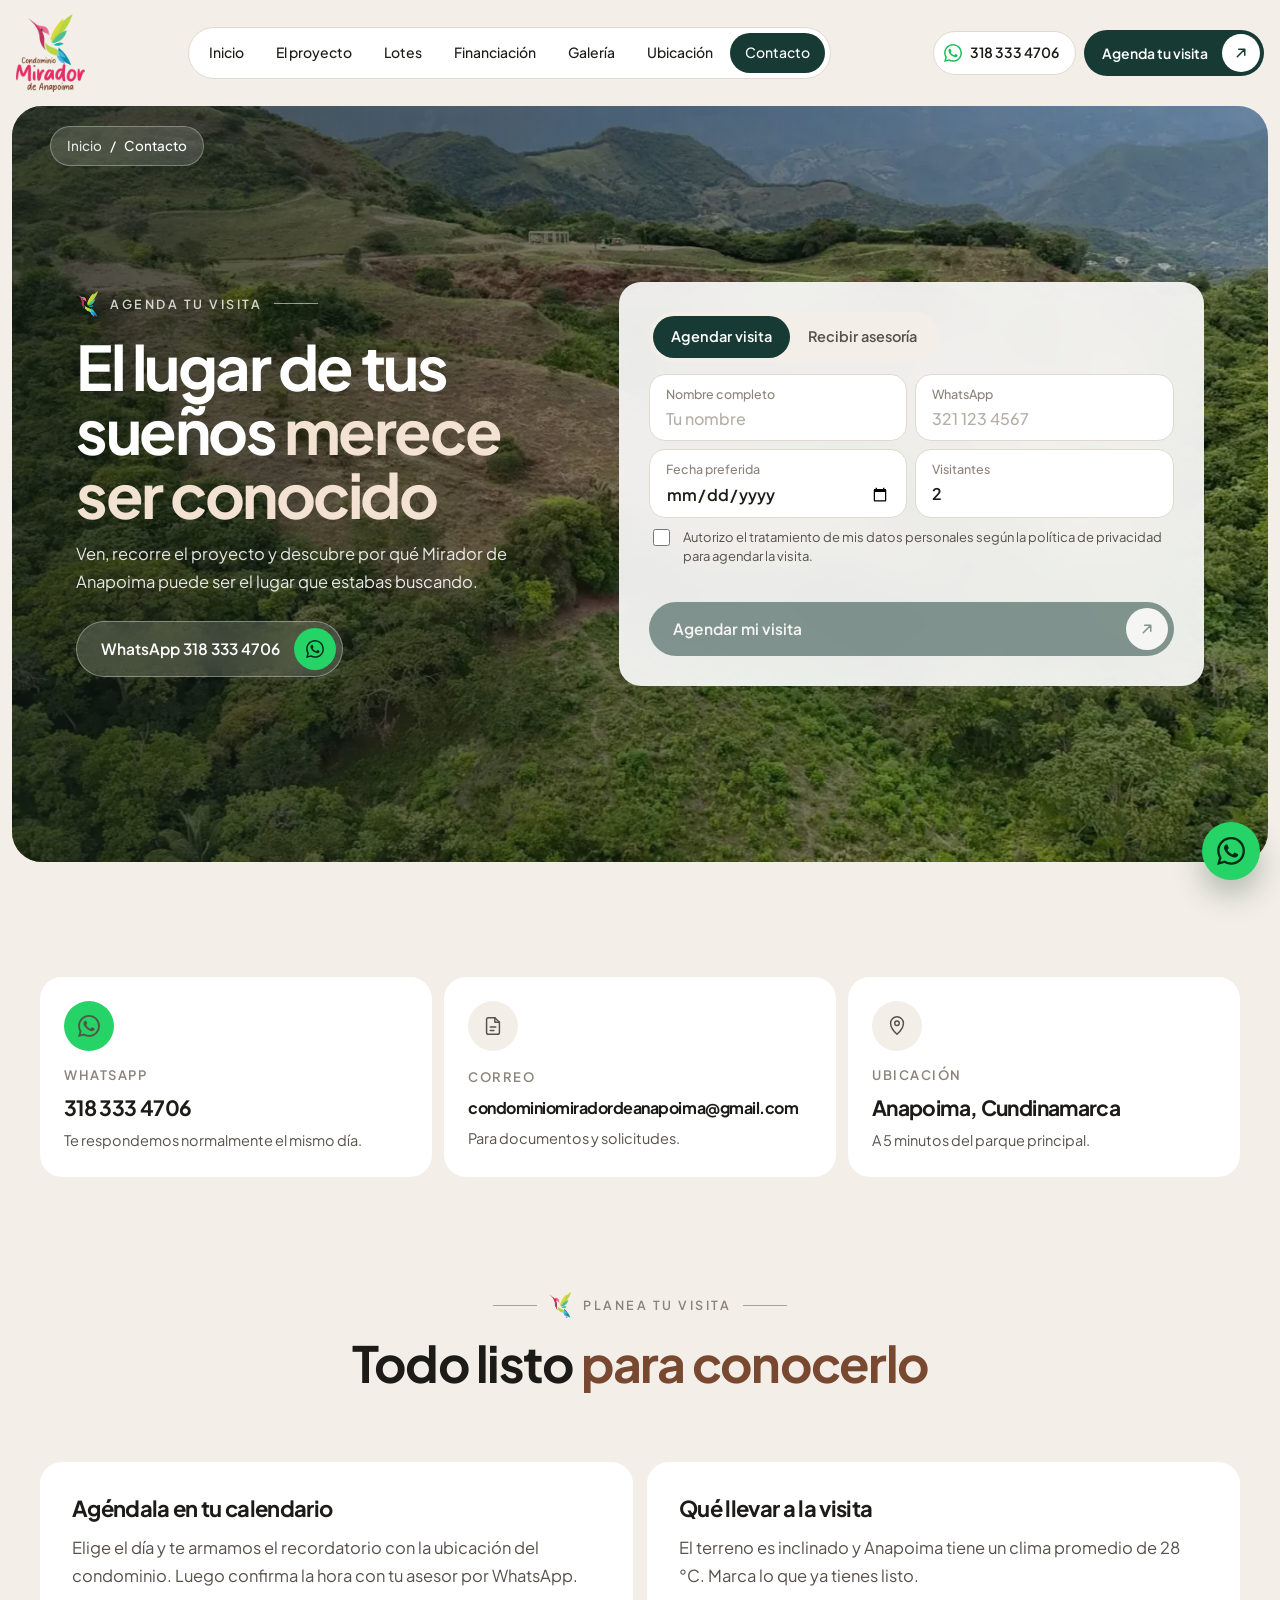
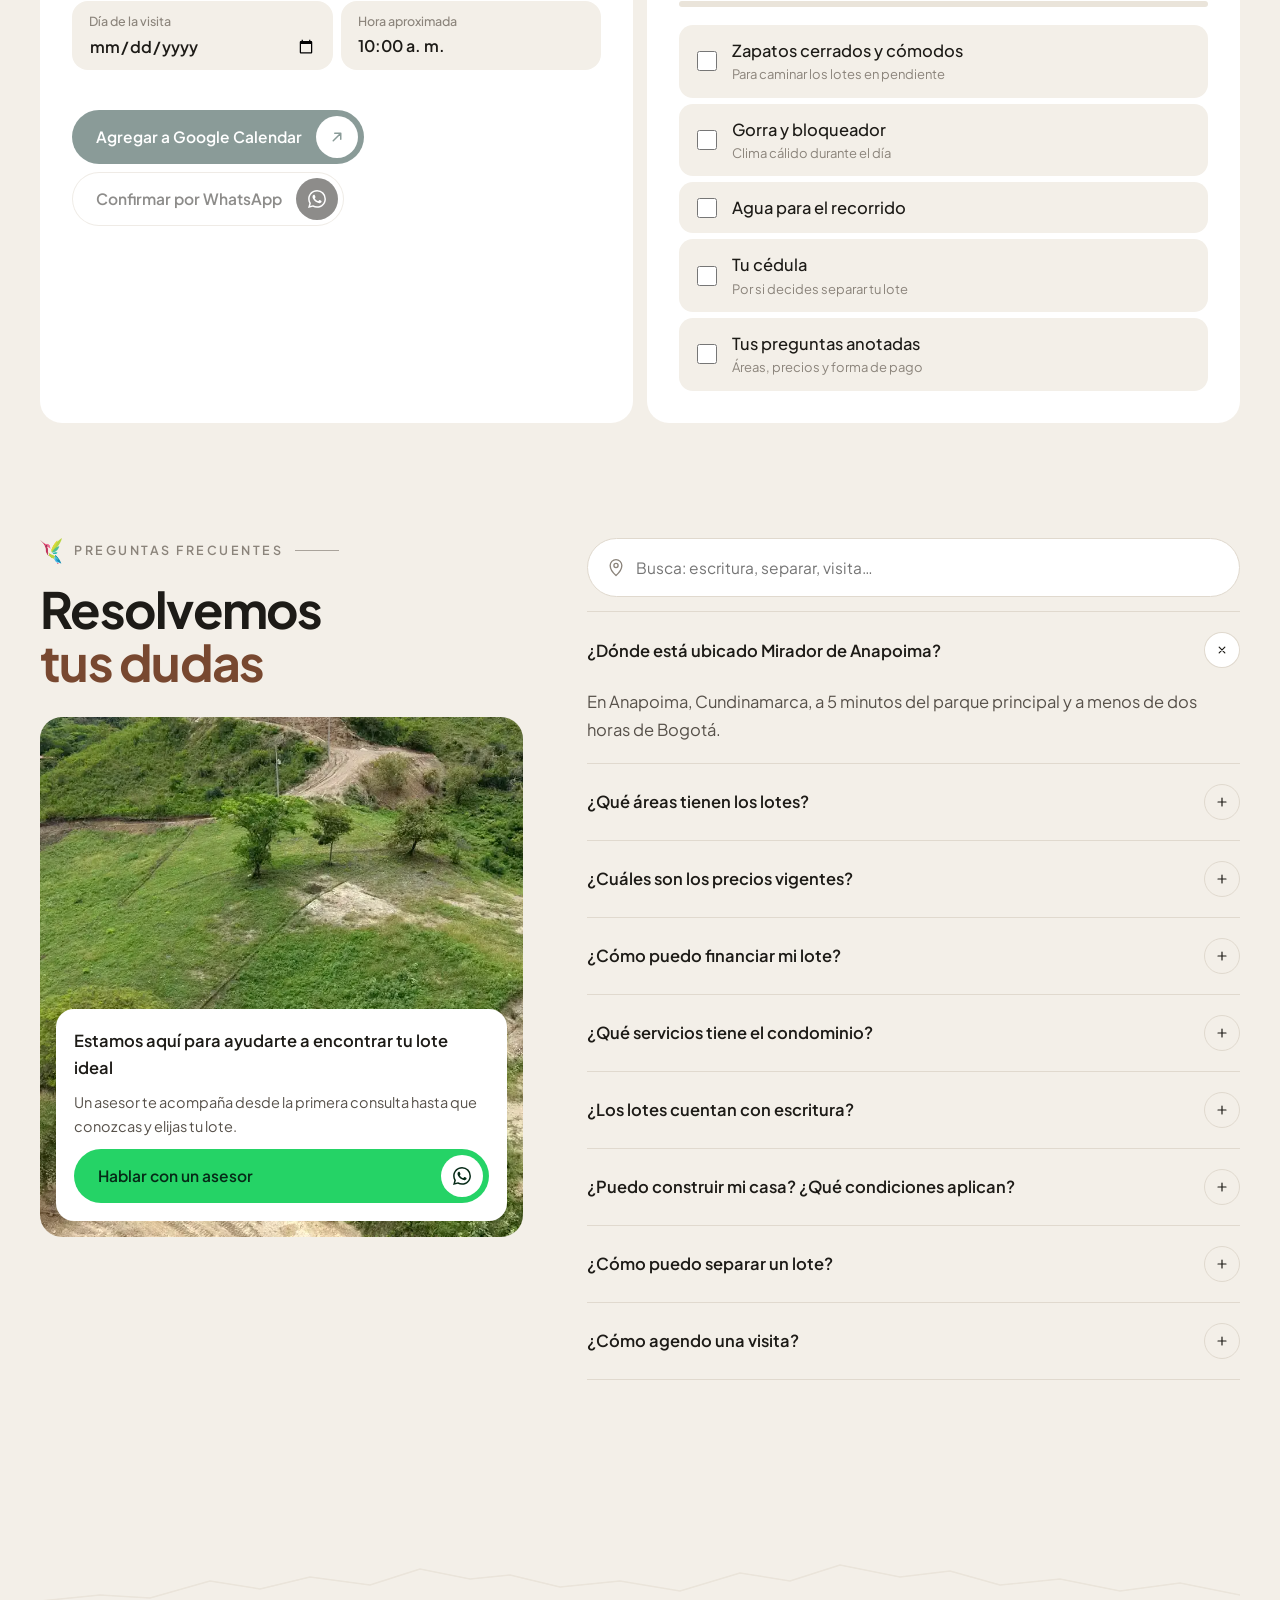
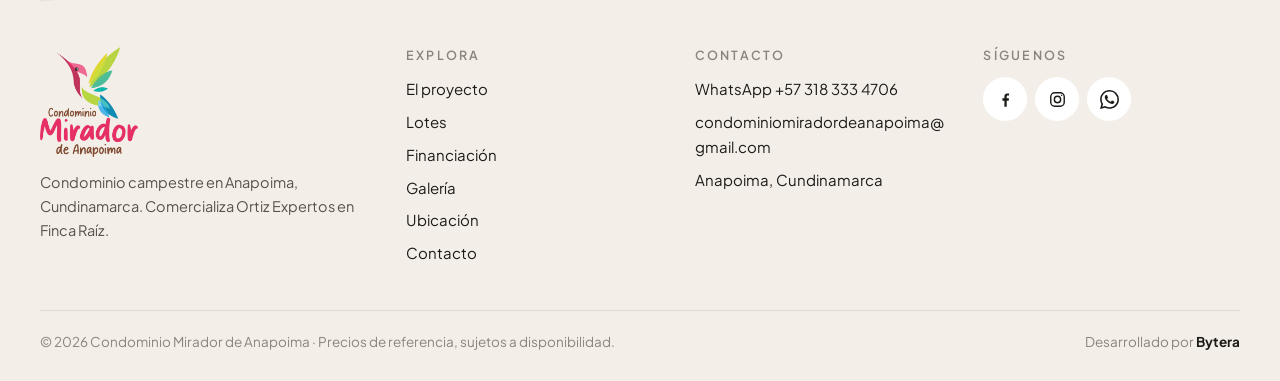
<file: contacto.html>
<!doctype html>
<html lang="es">
<head>
<meta charset="utf-8">
<meta name="viewport" content="width=device-width, initial-scale=1, viewport-fit=cover">
<title>Contacto · Mirador de Anapoima</title>
<meta name="description" content="Agenda tu visita al Condominio Mirador de Anapoima o recibe asesoría por WhatsApp.">
<meta name="robots" content="noindex, nofollow">
<link rel="icon" href="fotos/colibri.png">
<link rel="preconnect" href="https://fonts.googleapis.com">
<link rel="preconnect" href="https://fonts.gstatic.com" crossorigin>
<link rel="stylesheet" href="https://fonts.googleapis.com/css2?family=Plus+Jakarta+Sans:wght@400;500;600;700;800&display=swap">
<link rel="stylesheet" href="estilos.css">
</head>
<body data-pagina="contacto">
<svg width="0" height="0" style="position:absolute" aria-hidden="true">
  <symbol id="i-flecha" viewBox="0 0 24 24"><path fill="none" stroke="currentColor" stroke-width="2" stroke-linecap="round" stroke-linejoin="round" d="M7 17L17 7M9 7h8v8"/></symbol>
  <symbol id="i-der" viewBox="0 0 24 24"><path fill="none" stroke="currentColor" stroke-width="2" stroke-linecap="round" stroke-linejoin="round" d="M5 12h14M13 6l6 6-6 6"/></symbol>
  <symbol id="i-izq" viewBox="0 0 24 24"><path fill="none" stroke="currentColor" stroke-width="2" stroke-linecap="round" stroke-linejoin="round" d="M19 12H5M11 6l-6 6 6 6"/></symbol>
  <symbol id="i-wa" viewBox="0 0 24 24"><path fill="currentColor" d="M17.472 14.382c-.297-.149-1.758-.867-2.03-.967-.273-.099-.471-.148-.67.15-.197.297-.767.966-.94 1.164-.173.199-.347.223-.644.075-.297-.15-1.255-.463-2.39-1.475-.883-.788-1.48-1.761-1.653-2.059-.173-.297-.018-.458.13-.606.134-.133.298-.347.446-.52.149-.174.198-.298.298-.497.099-.198.05-.371-.025-.52-.075-.149-.669-1.612-.916-2.207-.242-.579-.487-.5-.669-.51-.173-.008-.371-.01-.57-.01-.198 0-.52.074-.792.372-.272.297-1.04 1.016-1.04 2.479 0 1.462 1.065 2.875 1.213 3.074.149.198 2.096 3.2 5.077 4.487.709.306 1.262.489 1.694.625.712.227 1.36.195 1.871.118.571-.085 1.758-.719 2.006-1.413.248-.694.248-1.289.173-1.413-.074-.124-.272-.198-.57-.347m-5.421 7.403h-.004a9.87 9.87 0 01-5.031-1.378l-.361-.214-3.741.982.998-3.648-.235-.374a9.86 9.86 0 01-1.51-5.26c.001-5.45 4.436-9.884 9.888-9.884 2.64 0 5.122 1.03 6.988 2.898a9.825 9.825 0 012.893 6.994c-.003 5.45-4.437 9.884-9.885 9.884m8.413-18.297A11.815 11.815 0 0012.05 0C5.495 0 .16 5.335.157 11.892c0 2.096.547 4.142 1.588 5.945L.057 24l6.305-1.654a11.882 11.882 0 005.683 1.448h.005c6.554 0 11.89-5.335 11.893-11.893a11.821 11.821 0 00-3.48-8.413z"/></symbol>
  <symbol id="i-tel" viewBox="0 0 24 24"><path fill="none" stroke="currentColor" stroke-width="1.8" stroke-linecap="round" stroke-linejoin="round" d="M5 4h4l2 5-2.5 1.5a11 11 0 0 0 5 5L15 13l5 2v4a2 2 0 0 1-2 2A16 16 0 0 1 3 6a2 2 0 0 1 2-2"/></symbol>
  <symbol id="i-play" viewBox="0 0 24 24"><path fill="currentColor" d="M7 4.5v15a1 1 0 0 0 1.5.86l12.5-7.5a1 1 0 0 0 0-1.72L8.5 3.64A1 1 0 0 0 7 4.5z"/></symbol>
  <symbol id="i-check" viewBox="0 0 24 24"><path fill="none" stroke="currentColor" stroke-width="2.2" stroke-linecap="round" stroke-linejoin="round" d="M5 12.5l4.5 4.5L19 7.5"/></symbol>
  <symbol id="i-hoja" viewBox="0 0 24 24"><g fill="none" stroke="currentColor" stroke-width="1.6" stroke-linecap="round" stroke-linejoin="round"><path d="M5 19c0-8 5-13 15-14-1 10-6 15-14 15"/><path d="M5 19c3-4 6-7 10-9"/></g></symbol>
  <symbol id="i-casa" viewBox="0 0 24 24"><g fill="none" stroke="currentColor" stroke-width="1.6" stroke-linecap="round" stroke-linejoin="round"><path d="M4 11l8-7 8 7v9a1 1 0 0 1-1 1h-5v-6h-4v6H5a1 1 0 0 1-1-1z"/></g></symbol>
  <symbol id="i-pin" viewBox="0 0 24 24"><g fill="none" stroke="currentColor" stroke-width="1.6" stroke-linecap="round" stroke-linejoin="round"><path d="M12 21s7-6.2 7-12a7 7 0 0 0-14 0c0 5.8 7 12 7 12z"/><circle cx="12" cy="9" r="2.5"/></g></symbol>
  <symbol id="i-sube" viewBox="0 0 24 24"><g fill="none" stroke="currentColor" stroke-width="1.6" stroke-linecap="round" stroke-linejoin="round"><path d="M3 17l6-6 4 4 8-8"/><path d="M15 7h6v6"/></g></symbol>
  <symbol id="i-doc" viewBox="0 0 24 24"><g fill="none" stroke="currentColor" stroke-width="1.6" stroke-linecap="round" stroke-linejoin="round"><path d="M14 3H7a2 2 0 0 0-2 2v14a2 2 0 0 0 2 2h10a2 2 0 0 0 2-2V8z"/><path d="M14 3v5h5M9 13h6M9 17h4"/></g></symbol>
  <symbol id="i-escudo" viewBox="0 0 24 24"><g fill="none" stroke="currentColor" stroke-width="1.6" stroke-linecap="round" stroke-linejoin="round"><path d="M12 3l7 3v5c0 4.5-3 8.5-7 10-4-1.5-7-5.5-7-10V6z"/><path d="M9 12l2 2 4-4"/></g></symbol>
  <symbol id="i-arbol" viewBox="0 0 24 24"><g fill="none" stroke="currentColor" stroke-width="1.6" stroke-linecap="round" stroke-linejoin="round"><path d="M12 22v-6"/><path d="M12 16c-4 0-6-2.5-6-5.5S8.5 5 12 2c3.5 3 6 5.5 6 8.5S16 16 12 16z"/></g></symbol>
  <symbol id="i-sendero" viewBox="0 0 24 24"><g fill="none" stroke="currentColor" stroke-width="1.6" stroke-linecap="round" stroke-linejoin="round"><path d="M8 21c0-4 8-4 8-8s-6-3-6-6 3-4 3-4"/><circle cx="18" cy="5" r="2"/></g></symbol>
  <symbol id="i-cerrar" viewBox="0 0 24 24"><path fill="none" stroke="currentColor" stroke-width="2" stroke-linecap="round" d="M6 6l12 12M18 6L6 18"/></symbol>
  <symbol id="i-menu" viewBox="0 0 24 24"><path fill="none" stroke="currentColor" stroke-width="2" stroke-linecap="round" d="M4 8h16M4 16h16"/></symbol>
  <symbol id="i-fb" viewBox="0 0 24 24"><path fill="currentColor" d="M13.5 21v-7.5h2.5l.4-3h-2.9V8.6c0-.9.3-1.5 1.5-1.5h1.5V4.4c-.3 0-1.2-.1-2.2-.1-2.2 0-3.7 1.3-3.7 3.8v2.4H8.1v3h2.5V21z"/></symbol>
  <symbol id="i-ig" viewBox="0 0 24 24"><g fill="none" stroke="currentColor" stroke-width="1.8"><rect x="3.5" y="3.5" width="17" height="17" rx="5"/><circle cx="12" cy="12" r="4"/><circle cx="17.3" cy="6.7" r=".9" fill="currentColor" stroke="none"/></g></symbol>
</svg>
<a class="saltar" href="#contenido">Ir al contenido</a>
<div class="cab-envoltura" id="cab-env">
<header class="cab" id="cab">
  <a class="cab__logo" href="index.html" aria-label="Condominio Mirador de Anapoima, inicio"><img src="fotos/logo.webp" alt="Condominio Mirador de Anapoima" width="356" height="400"></a>
  <nav class="cab__nav" id="menu" aria-label="Páginas"><a href="index.html">Inicio</a><a href="proyecto.html">El proyecto</a><a href="lotes.html">Lotes</a><a href="financiacion.html">Financiación</a><a href="galeria.html">Galería</a><a href="ubicacion.html">Ubicación</a><a href="contacto.html" aria-current="page">Contacto</a></nav>
  <div class="cab__acc">
    <a class="cab__tel" data-wa="Hola, vengo de la página del Condominio Mirador de Anapoima y quiero más información." data-donde="cabecera" href="#"><svg><use href="#i-wa"/></svg>318 333 4706</a>
    <a class="btn btn--oscuro" href="contacto.html">Agenda tu visita<span class="btn__c"><svg><use href="#i-flecha"/></svg></span></a>
    <button class="cab__menu" type="button" aria-expanded="false" aria-controls="menu" aria-label="Abrir menú"><svg><use href="#i-menu"/></svg></button>
  </div>
</header>
</div>
<main id="contenido">

<div class="marco">
<section class="contacto contacto--hero sobre-foto" aria-labelledby="t-ph">
  <img class="contacto__foto" data-parallax src="fotos/montanas.webp" srcset="fotos/montanas-900.webp 900w, fotos/montanas.webp 1600w" sizes="100vw" alt="" width="1600" height="900" fetchpriority="high">
  <nav class="migas vidrio" aria-label="Ruta"><a href="index.html">Inicio</a><span aria-hidden="true">/</span><span>Contacto</span></nav>
  <div class="contacto__in carril" style="padding:0">
    <div>
      <p class="ceja"><img src="fotos/colibri.png" alt="" width="172" height="200">Agenda tu visita</p>
      <h1 id="t-ph" class="entra">El lugar de tus sueños <em>merece ser conocido</em></h1>
      <p class="texto entra" style="--d:.15s">Ven, recorre el proyecto y descubre por qué Mirador de Anapoima puede ser el lugar que estabas buscando.</p>
      <div class="contacto__wa entra" style="--d:.25s"><a class="btn btn--vidrio" data-wa="Hola, vengo de la página del Condominio Mirador de Anapoima y quiero más información." data-donde="contacto" href="#">WhatsApp 318 333 4706<span class="btn__c"><svg><use href="#i-wa"/></svg></span></a></div>
    </div>
    <div class="panel-form entra" style="--d:.2s" id="visita">
      <div class="pestanas" role="tablist" aria-label="Tipo de solicitud">
        <button type="button" role="tab" id="tab-visita" aria-selected="true" aria-controls="form-visita">Agendar visita</button>
        <button type="button" role="tab" id="tab-asesoria" aria-selected="false" aria-controls="f-asesoria">Recibir asesoría</button>
      </div>
      <form id="form-visita" role="tabpanel" aria-labelledby="tab-visita" novalidate>
        <div class="campos">
          <div class="campo"><label for="v-nombre">Nombre completo</label><input id="v-nombre" autocomplete="name" placeholder="Tu nombre"></div>
          <div class="campo"><label for="v-tel">WhatsApp</label><input id="v-tel" inputmode="tel" autocomplete="tel-national" placeholder="321 123 4567"></div>
          <div class="campo"><label for="v-fecha">Fecha preferida</label><input id="v-fecha" type="date"></div>
          <div class="campo"><label for="v-personas">Visitantes</label><select id="v-personas"><option>1</option><option selected>2</option><option>3</option><option>4</option><option>5</option><option value="6 o más">6 o más</option></select></div>
        </div>
        <label class="consentimiento"><input type="checkbox" id="v-ok">Autorizo el tratamiento de mis datos personales según la política de privacidad para agendar la visita.</label>
        <p class="form-msj" id="v-msj"></p>
        <a class="btn btn--oscuro btn--ancho" id="v-enviar" href="#" target="_blank" rel="noopener">Agendar mi visita<span class="btn__c"><svg><use href="#i-flecha"/></svg></span></a>
      </form>
      <form id="f-asesoria" role="tabpanel" aria-labelledby="tab-asesoria" hidden novalidate>
        <div class="campos">
          <div class="campo"><label for="a-nombre">Nombre completo</label><input id="a-nombre" autocomplete="name" placeholder="Tu nombre"></div>
          <div class="campo"><label for="a-tel">WhatsApp</label><input id="a-tel" inputmode="tel" autocomplete="tel-national" placeholder="321 123 4567"></div>
        </div>
        <fieldset style="border:0;padding:0;margin:0">
          <legend style="font-size:13px;color:var(--gris);margin-bottom:8px;font-weight:500">¿Qué buscas?</legend>
          <div class="opciones">
            <label><input type="radio" name="busca" value="vivir"><span>Vivir</span></label>
            <label><input type="radio" name="busca" value="vacacionar"><span>Vacacionar</span></label>
            <label><input type="radio" name="busca" value="invertir"><span>Invertir</span></label>
          </div>
        </fieldset>
        <label class="consentimiento"><input type="checkbox" id="a-ok">Autorizo el tratamiento de mis datos personales según la política de privacidad para recibir asesoría.</label>
        <p class="form-msj" id="a-msj"></p>
        <a class="btn btn--oscuro btn--ancho" id="a-enviar" href="#" target="_blank" rel="noopener">Recibir asesoría<span class="btn__c"><svg><use href="#i-wa"/></svg></span></a>
      </form>
    </div>
  </div>
</section>
</div>

<section class="seccion carril" aria-label="Canales de contacto">
  <div class="canales">
    <a class="canal" data-wa="Hola, vengo de la página del Condominio Mirador de Anapoima y quiero más información." data-donde="canal" href="#" data-revelar><span class="canal__ic canal__ic--wa"><svg><use href="#i-wa"/></svg></span><small>WhatsApp</small><b>318 333 4706</b><span>Te respondemos normalmente el mismo día.</span></a>
    <div class="canal" data-revelar style="--d:.1s"><span class="canal__ic"><svg><use href="#i-doc"/></svg></span><small>Correo</small><b class="canal__correo">condominiomiradordeanapoima@gmail.com</b><span>Para documentos y solicitudes.</span></div>
    <a class="canal" href="ubicacion.html" data-revelar style="--d:.2s"><span class="canal__ic"><svg><use href="#i-pin"/></svg></span><small>Ubicación</small><b>Anapoima, Cundinamarca</b><span>A 5 minutos del parque principal.</span></a>
  </div>
</section>

<section class="carril" aria-labelledby="t-planea" style="padding-bottom:clamp(72px,9vw,120px)">
  <div class="intro__titulo" data-revelar><p class="ceja"><img src="fotos/colibri.png" alt="" width="172" height="200">Planea tu visita</p><h2 id="t-planea">Todo listo <em>para conocerlo</em></h2></div>
  <div class="visita-util">
    <div class="util" data-revelar>
      <h3>Agéndala en tu calendario</h3>
      <p>Elige el día y te armamos el recordatorio con la ubicación del condominio. Luego confirma la hora con tu asesor por WhatsApp.</p>
      <div class="campos">
        <div class="campo"><label for="cal-fecha">Día de la visita</label><input id="cal-fecha" type="date"></div>
        <div class="campo"><label for="cal-hora">Hora aproximada</label><select id="cal-hora"><option value="08">8:00 a. m.</option><option value="10" selected>10:00 a. m.</option><option value="14">2:00 p. m.</option><option value="16">4:00 p. m.</option></select></div>
      </div>
      <p class="form-msj" id="cal-msj"></p>
      <div class="cal-acc">
        <a class="btn btn--oscuro" id="cal-google" href="#" target="_blank" rel="noopener">Agregar a Google Calendar<span class="btn__c"><svg><use href="#i-flecha"/></svg></span></a>
        <a class="btn btn--linea" id="cal-wa" href="#" target="_blank" rel="noopener">Confirmar por WhatsApp<span class="btn__c"><svg><use href="#i-wa"/></svg></span></a>
      </div>
    </div>
    <div class="util" data-revelar style="--d:.1s">
      <h3>Qué llevar a la visita</h3>
      <p>El terreno es inclinado y Anapoima tiene un clima promedio de 28 °C. Marca lo que ya tienes listo.</p>
      <div class="llevar__progreso" aria-hidden="true"><i id="llevar-barra"></i></div>
      <ul class="llevar" id="llevar">
        <li><label><input type="checkbox" value="zapatos"><span>Zapatos cerrados y cómodos<small>Para caminar los lotes en pendiente</small></span></label></li>
        <li><label><input type="checkbox" value="sol"><span>Gorra y bloqueador<small>Clima cálido durante el día</small></span></label></li>
        <li><label><input type="checkbox" value="agua"><span>Agua para el recorrido</span></label></li>
        <li><label><input type="checkbox" value="cedula"><span>Tu cédula<small>Por si decides separar tu lote</small></span></label></li>
        <li><label><input type="checkbox" value="preguntas"><span>Tus preguntas anotadas<small>Áreas, precios y forma de pago</small></span></label></li>
      </ul>
    </div>
  </div>
</section>

<section class="carril" aria-labelledby="t-faq" style="padding-bottom:clamp(72px,9vw,120px)">
  <div class="preguntas">
    <div data-revelar>
      <p class="ceja"><img src="fotos/colibri.png" alt="" width="172" height="200">Preguntas frecuentes</p>
      <h2 id="t-faq">Resolvemos <em>tus dudas</em></h2>
      <div class="asesor">
        <img src="fotos/lote-arboles.webp" alt="" width="1600" height="900" loading="lazy">
        <div class="asesor__tarjeta">
          <b>Estamos aquí para ayudarte a encontrar tu lote ideal</b>
          <p>Un asesor te acompaña desde la primera consulta hasta que conozcas y elijas tu lote.</p>
          <a class="btn btn--wa btn--ancho" data-wa="Hola, vengo de la página del Condominio Mirador de Anapoima y quiero hablar con un asesor." data-donde="asesor" href="#">Hablar con un asesor<span class="btn__c"><svg><use href="#i-wa"/></svg></span></a>
        </div>
      </div>
    </div>
    <div data-revelar style="--d:.1s">
      <label class="faq-buscar"><svg><use href="#i-pin"/></svg><span class="sr-only">Buscar en las preguntas</span><input id="faq-buscar" type="search" placeholder="Busca: escritura, separar, visita…" autocomplete="off"></label>
      <p class="faq-nada" id="faq-nada" hidden>No encontramos esa pregunta. Escríbenos por WhatsApp y te respondemos.</p>
    <div class="faq" id="faq-lista">
      <details open><summary>¿Dónde está ubicado Mirador de Anapoima?</summary><p>En Anapoima, Cundinamarca, a 5 minutos del parque principal y a menos de dos horas de Bogotá.</p></details>
      <details><summary>¿Qué áreas tienen los lotes?</summary><p>Los lotes son desde 1.000 m². En el plano de la página de lotes ves el área de cada uno.</p></details>
      <details><summary>¿Cuáles son los precios vigentes?</summary><p>Los lotes están desde $220.000.000. El precio de cada lote te lo confirma tu asesor.</p></details>
      <details><summary>¿Cómo puedo financiar mi lote?</summary><p>Directo con el proyecto: separas desde $5.000.000, completas la cuota inicial, desde $44.000.000, y pagas el saldo hasta en 24 meses.</p></details>
      <details><summary>¿Qué servicios tiene el condominio?</summary><p>Portería con control de acceso, zonas verdes y paisajismo, y senderos ecológicos.</p></details>
      <details><summary>¿Los lotes cuentan con escritura?</summary><p>Sí. Cada lote se entrega con escritura individual a nombre del comprador.</p></details>
      <details><summary>¿Puedo construir mi casa? ¿Qué condiciones aplican?</summary><p>Sí. Puedes partir de uno de los modelos de casa propuestos por el proyecto y adaptarlo a tu estilo. Tu asesor te explica las condiciones de construcción.</p></details>
      <details><summary>¿Cómo puedo separar un lote?</summary><p>Con una separación desde $5.000.000, que se paga en la cuenta del proyecto. Tu asesor te da los datos y te acompaña en el proceso.</p></details>
      <details><summary>¿Cómo agendo una visita?</summary><p>Con el formulario de esta página o por WhatsApp. Las visitas son con cita previa; si no puedes venir, te mostramos el proyecto por videollamada.</p></details>
    </div>
    </div>
  </div>
</section>

</main>
<footer class="pie">
  <div class="carril">
    <svg class="horizonte" data-revelar viewBox="0 0 1200 60" preserveAspectRatio="none" aria-hidden="true"><path d="M0 50 L60 44 L110 47 L170 30 L220 38 L270 26 L330 34 L380 18 L430 28 L470 24 L520 36 L580 30 L640 40 L700 22 L750 30 L800 14 L860 26 L910 20 L960 34 L1020 28 L1080 40 L1140 32 L1200 44"/></svg>
    <div class="pie__in">
      <div class="pie__marca">
        <img src="fotos/logo.webp" alt="Condominio Mirador de Anapoima" width="356" height="400" loading="lazy">
        <p>Condominio campestre en Anapoima, Cundinamarca. Comercializa Ortiz Expertos en Finca Raíz.</p>
      </div>
      <div>
        <h3>Explora</h3>
        <ul><li><a href="proyecto.html">El proyecto</a></li><li><a href="lotes.html">Lotes</a></li><li><a href="financiacion.html">Financiación</a></li><li><a href="galeria.html">Galería</a></li><li><a href="ubicacion.html">Ubicación</a></li><li><a href="contacto.html">Contacto</a></li></ul>
      </div>
      <div>
        <h3>Contacto</h3>
        <ul>
          <li><a data-wa="Hola, vengo de la página del Condominio Mirador de Anapoima y quiero más información." data-donde="pie" href="#">WhatsApp +57 318 333 4706</a></li>
          <li>condominiomiradordeanapoima@gmail.com</li>
          <li>Anapoima, Cundinamarca</li>
        </ul>
      </div>
      <div>
        <h3>Síguenos</h3>
        <div class="redes">
          <a href="https://www.facebook.com/people/Condominio-Mirador-de-Anapoima/61586547830422/" target="_blank" rel="noopener" aria-label="Facebook"><svg><use href="#i-fb"/></svg></a>
          <a href="https://instagram.com/condominiomiradoranapoima" target="_blank" rel="noopener" aria-label="Instagram"><svg><use href="#i-ig"/></svg></a>
          <a data-wa="Hola, vengo de la página del Condominio Mirador de Anapoima y quiero más información." data-donde="pie-redes" href="#" aria-label="WhatsApp"><svg><use href="#i-wa"/></svg></a>
        </div>
      </div>
    </div>
    <div class="pie__legal">
      <span>© 2026 Condominio Mirador de Anapoima · Precios de referencia, sujetos a disponibilidad.</span>
      <span>Desarrollado por <a href="https://wa.me/573237081669?text=Hola%20Bytera%2C%20vengo%20del%20sitio%20web%20de%20Condominio%20Mirador%20de%20Anapoima%20y%20me%20gust%C3%B3%20mucho.%20Quiero%20cotizar%20un%20sitio%20web%20profesional%20para%20mi%20negocio.%20%C2%BFCu%C3%A1ndo%20podemos%20hablar%3F" target="_blank" rel="noopener" style="text-decoration:none"><b>Bytera</b></a></span>
    </div>
  </div>
</footer>
<a class="wa-flota" data-wa="Hola, vengo de la página del Condominio Mirador de Anapoima y quiero más información." data-donde="flotante" href="#" aria-label="Escríbenos por WhatsApp"><svg><use href="#i-wa"/></svg></a>
<div class="barra-movil">
  <a class="btn btn--wa" data-wa="Hola, vengo de la página del Condominio Mirador de Anapoima y quiero más información." data-donde="barra-movil" href="#">WhatsApp</a>
  <a class="btn btn--oscuro" href="lotes.html">Ver lotes</a>
</div>
<dialog class="visor" id="visor" aria-label="Fotos del condominio">
  <div class="visor__in">
    <div class="visor__cab"><span id="visor-txt"></span><button type="button" data-cerrar aria-label="Cerrar"><svg><use href="#i-cerrar"/></svg></button></div>
    <div class="visor__img"><img id="visor-img" alt=""></div>
    <div class="visor__pie"><button type="button" data-ant aria-label="Foto anterior"><svg><use href="#i-izq"/></svg></button><button type="button" data-sig aria-label="Foto siguiente"><svg><use href="#i-der"/></svg></button></div>
  </div>
</dialog>
<script src="app.js" defer></script>
</body>
</html>
</file>
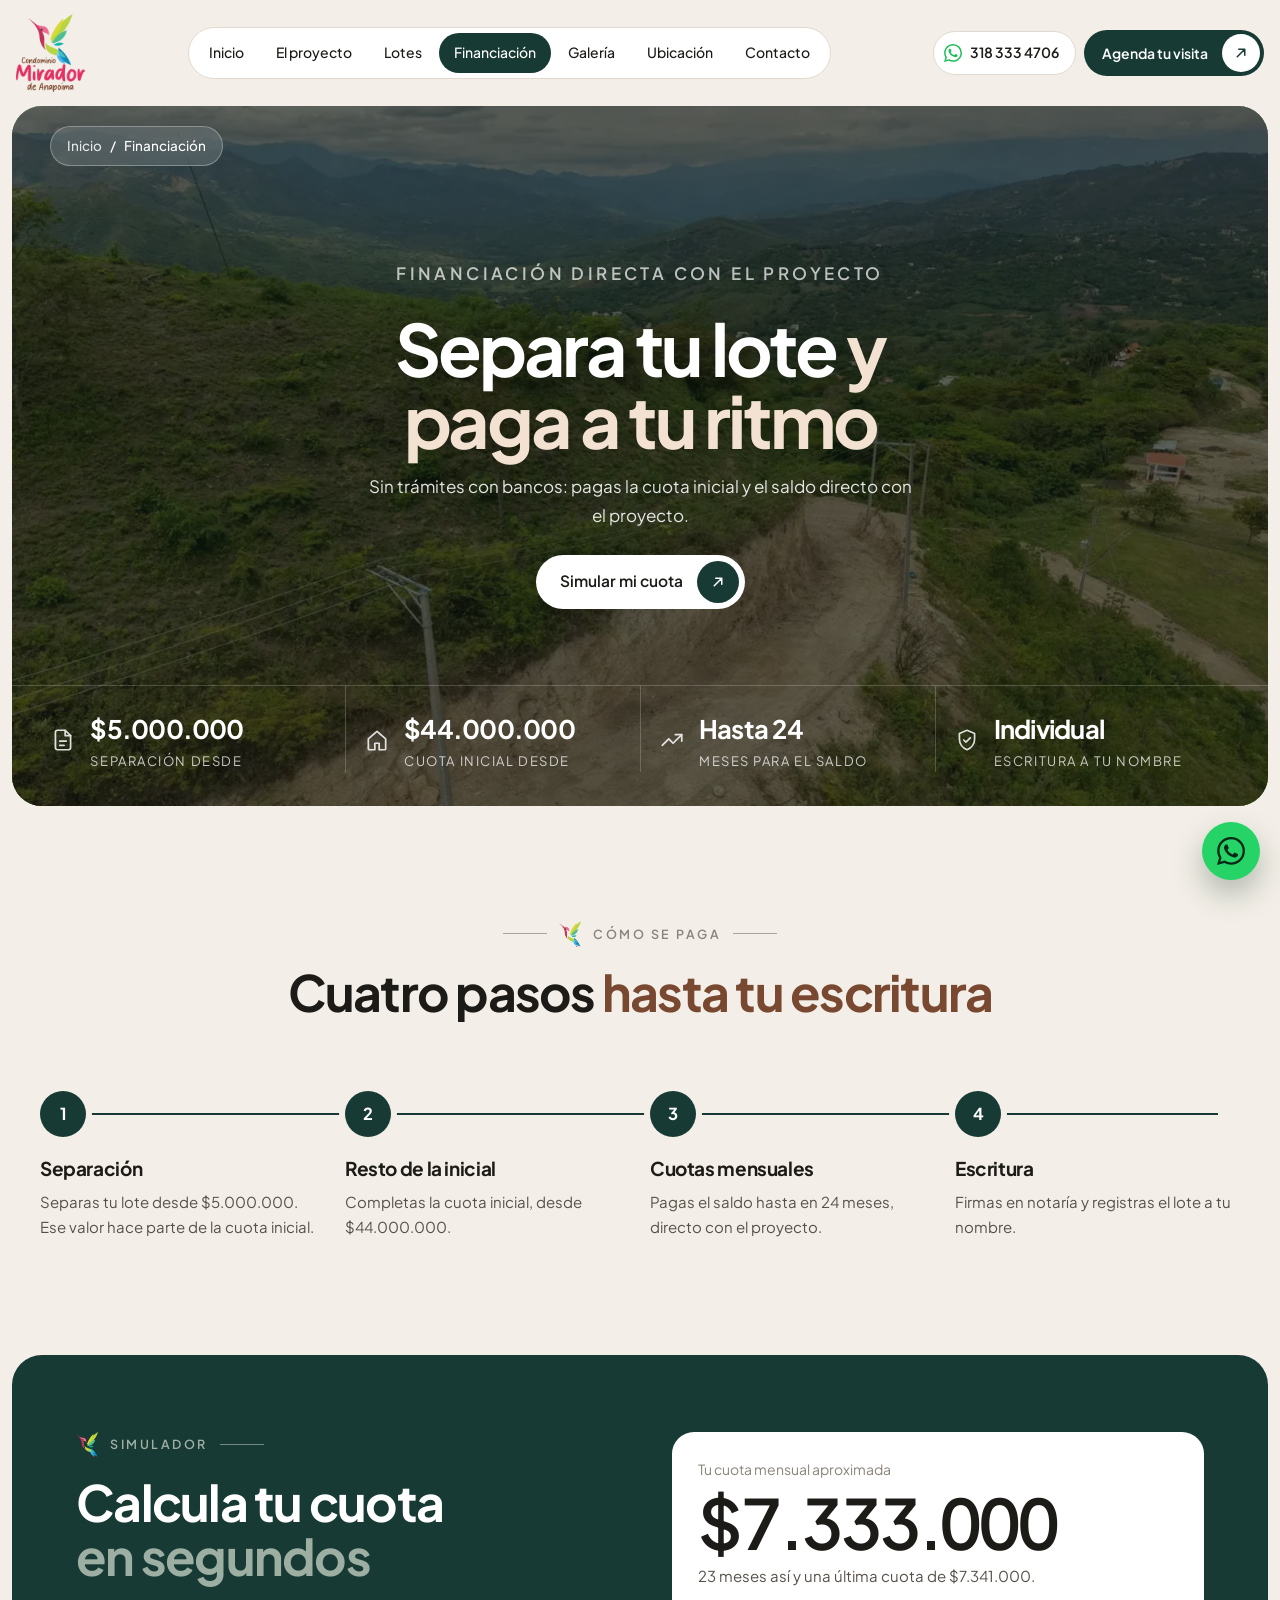
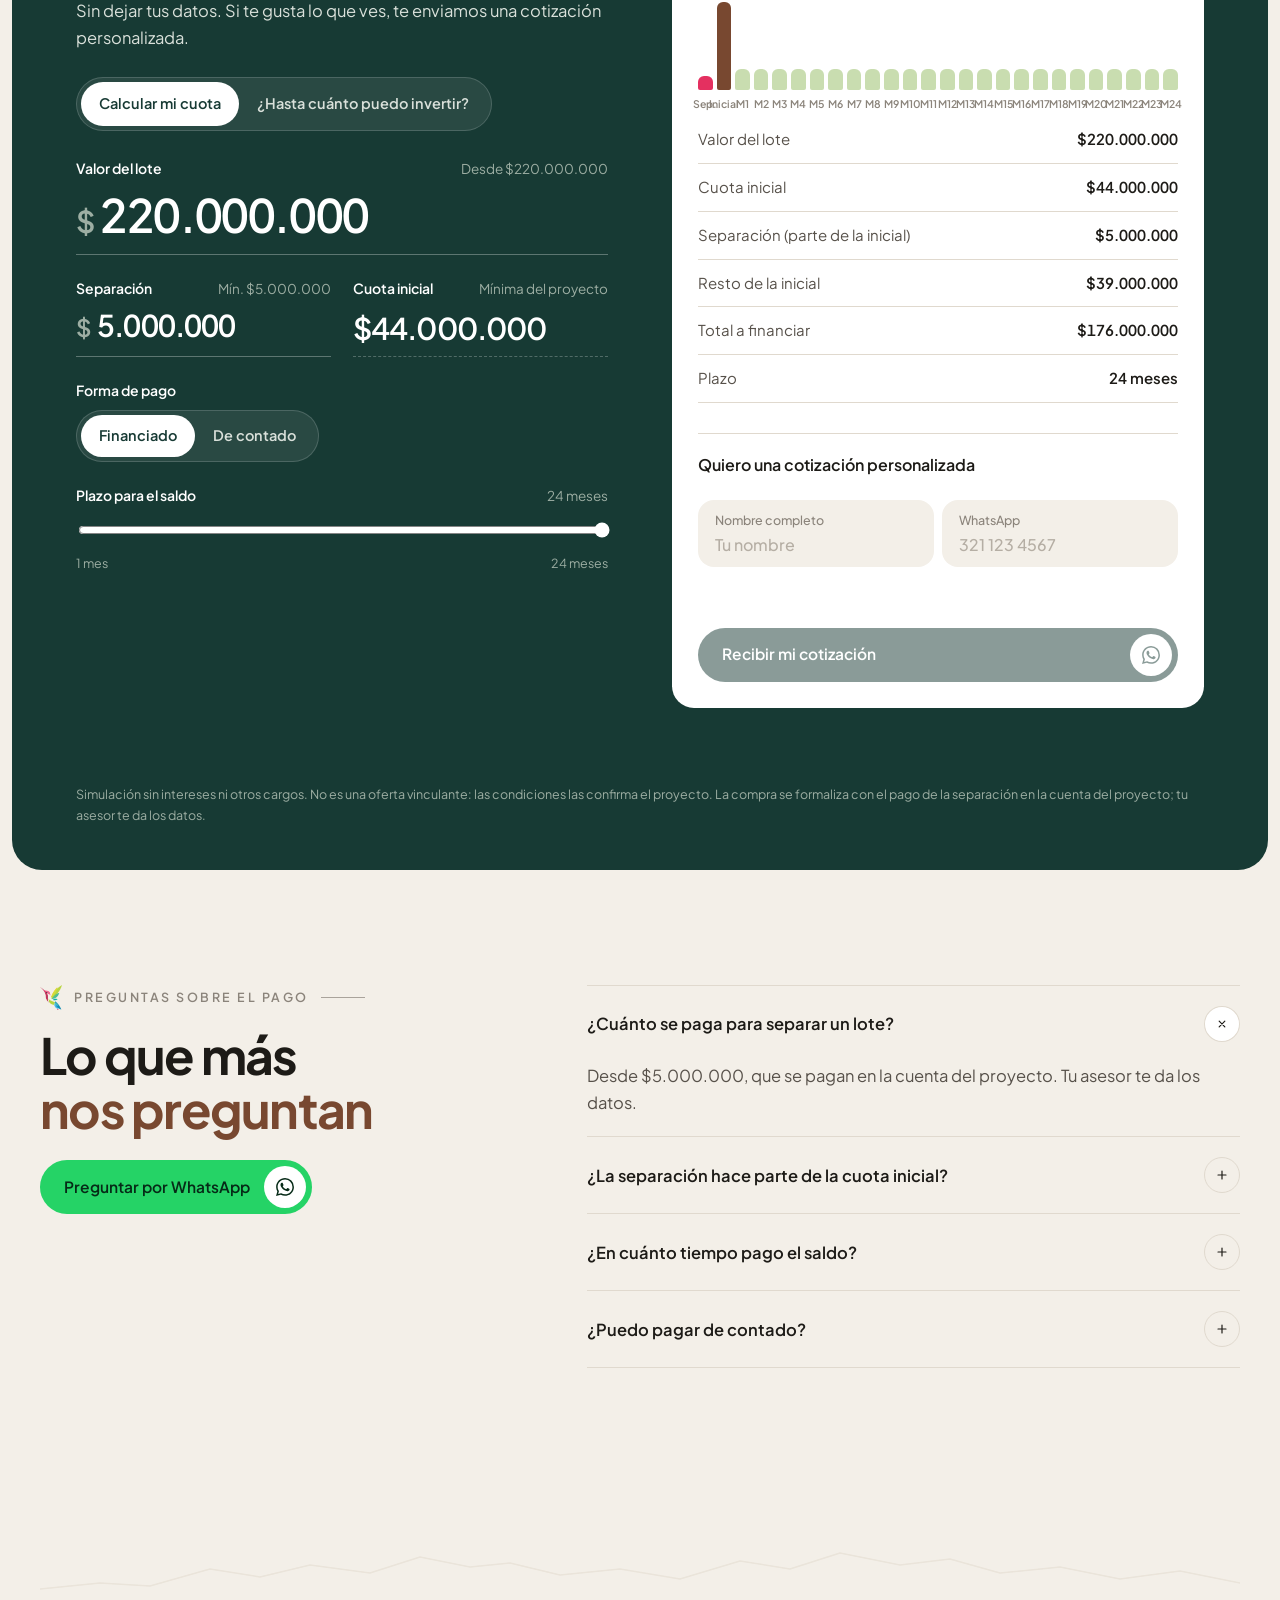
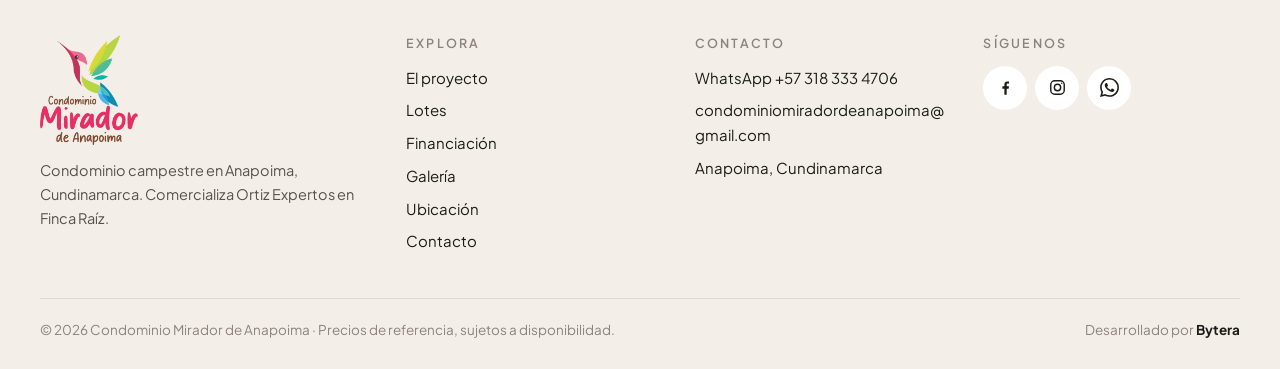
<file: financiacion.html>
<!doctype html>
<html lang="es">
<head>
<meta charset="utf-8">
<meta name="viewport" content="width=device-width, initial-scale=1, viewport-fit=cover">
<title>Financiación · Mirador de Anapoima</title>
<meta name="description" content="Separa tu lote desde $5.000.000 y paga directo con el proyecto. Simula tu cuota.">
<meta name="robots" content="noindex, nofollow">
<link rel="icon" href="fotos/colibri.png">
<link rel="preconnect" href="https://fonts.googleapis.com">
<link rel="preconnect" href="https://fonts.gstatic.com" crossorigin>
<link rel="stylesheet" href="https://fonts.googleapis.com/css2?family=Plus+Jakarta+Sans:wght@400;500;600;700;800&display=swap">
<link rel="stylesheet" href="estilos.css">
</head>
<body data-pagina="financiacion">
<svg width="0" height="0" style="position:absolute" aria-hidden="true">
  <symbol id="i-flecha" viewBox="0 0 24 24"><path fill="none" stroke="currentColor" stroke-width="2" stroke-linecap="round" stroke-linejoin="round" d="M7 17L17 7M9 7h8v8"/></symbol>
  <symbol id="i-der" viewBox="0 0 24 24"><path fill="none" stroke="currentColor" stroke-width="2" stroke-linecap="round" stroke-linejoin="round" d="M5 12h14M13 6l6 6-6 6"/></symbol>
  <symbol id="i-izq" viewBox="0 0 24 24"><path fill="none" stroke="currentColor" stroke-width="2" stroke-linecap="round" stroke-linejoin="round" d="M19 12H5M11 6l-6 6 6 6"/></symbol>
  <symbol id="i-wa" viewBox="0 0 24 24"><path fill="currentColor" d="M17.472 14.382c-.297-.149-1.758-.867-2.03-.967-.273-.099-.471-.148-.67.15-.197.297-.767.966-.94 1.164-.173.199-.347.223-.644.075-.297-.15-1.255-.463-2.39-1.475-.883-.788-1.48-1.761-1.653-2.059-.173-.297-.018-.458.13-.606.134-.133.298-.347.446-.52.149-.174.198-.298.298-.497.099-.198.05-.371-.025-.52-.075-.149-.669-1.612-.916-2.207-.242-.579-.487-.5-.669-.51-.173-.008-.371-.01-.57-.01-.198 0-.52.074-.792.372-.272.297-1.04 1.016-1.04 2.479 0 1.462 1.065 2.875 1.213 3.074.149.198 2.096 3.2 5.077 4.487.709.306 1.262.489 1.694.625.712.227 1.36.195 1.871.118.571-.085 1.758-.719 2.006-1.413.248-.694.248-1.289.173-1.413-.074-.124-.272-.198-.57-.347m-5.421 7.403h-.004a9.87 9.87 0 01-5.031-1.378l-.361-.214-3.741.982.998-3.648-.235-.374a9.86 9.86 0 01-1.51-5.26c.001-5.45 4.436-9.884 9.888-9.884 2.64 0 5.122 1.03 6.988 2.898a9.825 9.825 0 012.893 6.994c-.003 5.45-4.437 9.884-9.885 9.884m8.413-18.297A11.815 11.815 0 0012.05 0C5.495 0 .16 5.335.157 11.892c0 2.096.547 4.142 1.588 5.945L.057 24l6.305-1.654a11.882 11.882 0 005.683 1.448h.005c6.554 0 11.89-5.335 11.893-11.893a11.821 11.821 0 00-3.48-8.413z"/></symbol>
  <symbol id="i-tel" viewBox="0 0 24 24"><path fill="none" stroke="currentColor" stroke-width="1.8" stroke-linecap="round" stroke-linejoin="round" d="M5 4h4l2 5-2.5 1.5a11 11 0 0 0 5 5L15 13l5 2v4a2 2 0 0 1-2 2A16 16 0 0 1 3 6a2 2 0 0 1 2-2"/></symbol>
  <symbol id="i-play" viewBox="0 0 24 24"><path fill="currentColor" d="M7 4.5v15a1 1 0 0 0 1.5.86l12.5-7.5a1 1 0 0 0 0-1.72L8.5 3.64A1 1 0 0 0 7 4.5z"/></symbol>
  <symbol id="i-check" viewBox="0 0 24 24"><path fill="none" stroke="currentColor" stroke-width="2.2" stroke-linecap="round" stroke-linejoin="round" d="M5 12.5l4.5 4.5L19 7.5"/></symbol>
  <symbol id="i-hoja" viewBox="0 0 24 24"><g fill="none" stroke="currentColor" stroke-width="1.6" stroke-linecap="round" stroke-linejoin="round"><path d="M5 19c0-8 5-13 15-14-1 10-6 15-14 15"/><path d="M5 19c3-4 6-7 10-9"/></g></symbol>
  <symbol id="i-casa" viewBox="0 0 24 24"><g fill="none" stroke="currentColor" stroke-width="1.6" stroke-linecap="round" stroke-linejoin="round"><path d="M4 11l8-7 8 7v9a1 1 0 0 1-1 1h-5v-6h-4v6H5a1 1 0 0 1-1-1z"/></g></symbol>
  <symbol id="i-pin" viewBox="0 0 24 24"><g fill="none" stroke="currentColor" stroke-width="1.6" stroke-linecap="round" stroke-linejoin="round"><path d="M12 21s7-6.2 7-12a7 7 0 0 0-14 0c0 5.8 7 12 7 12z"/><circle cx="12" cy="9" r="2.5"/></g></symbol>
  <symbol id="i-sube" viewBox="0 0 24 24"><g fill="none" stroke="currentColor" stroke-width="1.6" stroke-linecap="round" stroke-linejoin="round"><path d="M3 17l6-6 4 4 8-8"/><path d="M15 7h6v6"/></g></symbol>
  <symbol id="i-doc" viewBox="0 0 24 24"><g fill="none" stroke="currentColor" stroke-width="1.6" stroke-linecap="round" stroke-linejoin="round"><path d="M14 3H7a2 2 0 0 0-2 2v14a2 2 0 0 0 2 2h10a2 2 0 0 0 2-2V8z"/><path d="M14 3v5h5M9 13h6M9 17h4"/></g></symbol>
  <symbol id="i-escudo" viewBox="0 0 24 24"><g fill="none" stroke="currentColor" stroke-width="1.6" stroke-linecap="round" stroke-linejoin="round"><path d="M12 3l7 3v5c0 4.5-3 8.5-7 10-4-1.5-7-5.5-7-10V6z"/><path d="M9 12l2 2 4-4"/></g></symbol>
  <symbol id="i-arbol" viewBox="0 0 24 24"><g fill="none" stroke="currentColor" stroke-width="1.6" stroke-linecap="round" stroke-linejoin="round"><path d="M12 22v-6"/><path d="M12 16c-4 0-6-2.5-6-5.5S8.5 5 12 2c3.5 3 6 5.5 6 8.5S16 16 12 16z"/></g></symbol>
  <symbol id="i-sendero" viewBox="0 0 24 24"><g fill="none" stroke="currentColor" stroke-width="1.6" stroke-linecap="round" stroke-linejoin="round"><path d="M8 21c0-4 8-4 8-8s-6-3-6-6 3-4 3-4"/><circle cx="18" cy="5" r="2"/></g></symbol>
  <symbol id="i-cerrar" viewBox="0 0 24 24"><path fill="none" stroke="currentColor" stroke-width="2" stroke-linecap="round" d="M6 6l12 12M18 6L6 18"/></symbol>
  <symbol id="i-menu" viewBox="0 0 24 24"><path fill="none" stroke="currentColor" stroke-width="2" stroke-linecap="round" d="M4 8h16M4 16h16"/></symbol>
  <symbol id="i-fb" viewBox="0 0 24 24"><path fill="currentColor" d="M13.5 21v-7.5h2.5l.4-3h-2.9V8.6c0-.9.3-1.5 1.5-1.5h1.5V4.4c-.3 0-1.2-.1-2.2-.1-2.2 0-3.7 1.3-3.7 3.8v2.4H8.1v3h2.5V21z"/></symbol>
  <symbol id="i-ig" viewBox="0 0 24 24"><g fill="none" stroke="currentColor" stroke-width="1.8"><rect x="3.5" y="3.5" width="17" height="17" rx="5"/><circle cx="12" cy="12" r="4"/><circle cx="17.3" cy="6.7" r=".9" fill="currentColor" stroke="none"/></g></symbol>
</svg>
<a class="saltar" href="#contenido">Ir al contenido</a>
<div class="cab-envoltura" id="cab-env">
<header class="cab" id="cab">
  <a class="cab__logo" href="index.html" aria-label="Condominio Mirador de Anapoima, inicio"><img src="fotos/logo.webp" alt="Condominio Mirador de Anapoima" width="356" height="400"></a>
  <nav class="cab__nav" id="menu" aria-label="Páginas"><a href="index.html">Inicio</a><a href="proyecto.html">El proyecto</a><a href="lotes.html">Lotes</a><a href="financiacion.html" aria-current="page">Financiación</a><a href="galeria.html">Galería</a><a href="ubicacion.html">Ubicación</a><a href="contacto.html">Contacto</a></nav>
  <div class="cab__acc">
    <a class="cab__tel" data-wa="Hola, vengo de la página del Condominio Mirador de Anapoima y quiero más información." data-donde="cabecera" href="#"><svg><use href="#i-wa"/></svg>318 333 4706</a>
    <a class="btn btn--oscuro" href="contacto.html">Agenda tu visita<span class="btn__c"><svg><use href="#i-flecha"/></svg></span></a>
    <button class="cab__menu" type="button" aria-expanded="false" aria-controls="menu" aria-label="Abrir menú"><svg><use href="#i-menu"/></svg></button>
  </div>
</header>
</div>
<main id="contenido">

<div class="marco">
<section class="ph ph--oscuro sobre-foto" aria-labelledby="t-ph">
  <img class="ph__foto" data-parallax src="fotos/valle.webp" srcset="fotos/valle-900.webp 900w, fotos/valle.webp 1600w" sizes="100vw" alt="" width="1600" height="900" fetchpriority="high">
  <nav class="migas vidrio" aria-label="Ruta"><a href="index.html">Inicio</a><span aria-hidden="true">/</span><span>Financiación</span></nav>
  <div class="ph__centro">
    <p class="ph__eti entra">Financiación directa con el proyecto</p>
    <h1 id="t-ph" class="entra" style="--d:.1s">Separa tu lote <em>y paga a tu ritmo</em></h1>
    <p class="entra" style="--d:.2s">Sin trámites con bancos: pagas la cuota inicial y el saldo directo con el proyecto.</p>
    <a class="btn btn--blanco entra" style="--d:.3s" href="#simulador">Simular mi cuota<span class="btn__c"><svg><use href="#i-flecha"/></svg></span></a>
  </div>
  <ul class="ph__barra">
    <li class="entra" style="--d:.35s"><svg><use href="#i-doc"/></svg><b>$5.000.000</b><span>separación desde</span></li>
    <li class="entra" style="--d:.45s"><svg><use href="#i-casa"/></svg><b>$44.000.000</b><span>cuota inicial desde</span></li>
    <li class="entra" style="--d:.55s"><svg><use href="#i-sube"/></svg><b>Hasta 24</b><span>meses para el saldo</span></li>
    <li class="entra" style="--d:.65s"><svg><use href="#i-escudo"/></svg><b>Individual</b><span>escritura a tu nombre</span></li>
  </ul>
</section>
</div>

<section class="seccion carril" aria-labelledby="t-linea">
  <div class="intro__titulo" data-revelar><p class="ceja"><img src="fotos/colibri.png" alt="" width="172" height="200">Cómo se paga</p><h2 id="t-linea">Cuatro pasos <em>hasta tu escritura</em></h2></div>
  <ol class="linea-pagos" data-revelar>
    <li><span class="linea-pagos__punto">1</span><b>Separación</b><p>Separas tu lote desde $5.000.000. Ese valor hace parte de la cuota inicial.</p></li>
    <li><span class="linea-pagos__punto">2</span><b>Resto de la inicial</b><p>Completas la cuota inicial, desde $44.000.000.</p></li>
    <li><span class="linea-pagos__punto">3</span><b>Cuotas mensuales</b><p>Pagas el saldo hasta en 24 meses, directo con el proyecto.</p></li>
    <li><span class="linea-pagos__punto">4</span><b>Escritura</b><p>Firmas en notaría y registras el lote a tu nombre.</p></li>
  </ol>
</section>

<section class="marco" id="simulador" aria-labelledby="t-sim">
  <div class="verde">
    <div class="sim carril" style="max-width:none">
      <div data-revelar>
        <p class="ceja"><img src="fotos/colibri.png" alt="" width="172" height="200">Simulador</p>
        <h2 id="t-sim">Calcula tu cuota <em>en segundos</em></h2>
        <p class="texto">Sin dejar tus datos. Si te gusta lo que ves, te enviamos una cotización personalizada.</p>
        <div class="sim-modos" role="tablist" aria-label="Tipo de cálculo">
          <button type="button" role="tab" aria-selected="true" aria-controls="sim" data-modo-sim="sim">Calcular mi cuota</button>
          <button type="button" role="tab" aria-selected="false" aria-controls="presupuesto" data-modo-sim="presupuesto">¿Hasta cuánto puedo invertir?</button>
        </div>
        <form id="sim" role="tabpanel" novalidate style="margin-top:26px">
          <div class="lote-elegido" id="sim-lote" hidden><span id="sim-lote-txt"></span><button type="button" id="sim-lote-quitar">Quitar</button></div>
          <div class="ctrl" id="c-valor">
            <div class="ctrl__cab"><label for="s-valor">Valor del lote</label><small>Desde $220.000.000</small></div>
            <div class="monto"><span>$</span><input id="s-valor" inputmode="numeric" value="220.000.000"></div>
            <p class="error" id="s-valor-error" hidden></p>
          </div>
          <div class="dos">
            <div class="ctrl" id="c-sep">
              <div class="ctrl__cab"><label for="s-sep">Separación</label><small>Mín. $5.000.000</small></div>
              <div class="monto monto--chico"><span>$</span><input id="s-sep" inputmode="numeric" value="5.000.000"></div>
              <p class="error" id="s-sep-error" hidden></p>
            </div>
            <div class="ctrl"><div class="ctrl__cab"><span class="et">Cuota inicial</span><small>Mínima del proyecto</small></div><div class="fijo">$44.000.000</div></div>
          </div>
          <div class="ctrl">
            <div class="ctrl__cab"><span class="et" id="et-modo">Forma de pago</span></div>
            <div class="segmento" role="group" aria-labelledby="et-modo"><button type="button" data-modo="financiado" aria-pressed="true">Financiado</button><button type="button" data-modo="contado" aria-pressed="false">De contado</button></div>
          </div>
          <div class="ctrl" id="bloque-plazo">
            <div class="ctrl__cab"><label for="s-plazo">Plazo para el saldo</label><small id="s-plazo-txt">24 meses</small></div>
            <input class="rango" id="s-plazo" type="range" min="1" max="24" step="1" value="24">
            <div class="marcas"><span>1 mes</span><span>24 meses</span></div>
          </div>
        </form>
        <form class="presupuesto" id="presupuesto" role="tabpanel" hidden novalidate>
          <div class="ctrl">
            <div class="ctrl__cab"><label for="pp-cuota">¿Cuánto puedes pagar al mes?</label><small>Después de la cuota inicial</small></div>
            <div class="monto"><span>$</span><input id="pp-cuota" inputmode="numeric" value="15.000.000"></div>
          </div>
          <div class="ctrl">
            <div class="ctrl__cab"><label for="pp-plazo">¿En cuántos meses?</label><small id="pp-plazo-txt">24 meses</small></div>
            <input class="rango" id="pp-plazo" type="range" min="1" max="24" step="1" value="24">
            <div class="marcas"><span>1 mes</span><span>24 meses</span></div>
          </div>
          <div class="presupuesto__res" aria-live="polite">
            <small>Con la cuota inicial mínima de $44.000.000, te alcanza para un lote de hasta</small>
            <b id="pp-valor">$0</b>
            <p id="pp-msj"></p>
          </div>
          <div class="cal-acc">
            <a class="btn btn--blanco" href="lotes.html">Ver lotes<span class="btn__c"><svg><use href="#i-flecha"/></svg></span></a>
            <a class="btn btn--vidrio" id="pp-wa" href="#" target="_blank" rel="noopener">Quiero lotes en ese rango<span class="btn__c"><svg><use href="#i-wa"/></svg></span></a>
          </div>
        </form>
      </div>
      <div class="resumen" aria-live="polite" data-revelar style="--d:.1s">
        <small id="cuota-et">Tu cuota mensual aproximada</small>
        <b class="resumen__cuota" id="cuota-valor">$0</b>
        <p class="resumen__det" id="cuota-detalle"></p>
        <div class="barras" id="barras" aria-hidden="true"></div>
        <ul class="filas" id="sim-filas"></ul>
        <form class="cotiza" id="cotiza" novalidate>
          <b class="t">Quiero una cotización personalizada</b>
          <div class="campos">
            <div class="campo"><label for="c-nombre">Nombre completo</label><input id="c-nombre" autocomplete="name" placeholder="Tu nombre"></div>
            <div class="campo"><label for="c-tel">WhatsApp</label><input id="c-tel" inputmode="tel" autocomplete="tel-national" placeholder="321 123 4567"></div>
          </div>
          <p class="form-msj" id="c-msj"></p>
          <a class="btn btn--oscuro btn--ancho" id="c-enviar" href="#" target="_blank" rel="noopener">Recibir mi cotización<span class="btn__c"><svg><use href="#i-wa"/></svg></span></a>
        </form>
      </div>
    </div>
    <p class="legal">Simulación sin intereses ni otros cargos. No es una oferta vinculante: las condiciones las confirma el proyecto. La compra se formaliza con el pago de la separación en la cuenta del proyecto; tu asesor te da los datos.</p>
  </div>
</section>

<section class="seccion carril" aria-labelledby="t-faqf">
  <div class="preguntas">
    <div data-revelar><p class="ceja"><img src="fotos/colibri.png" alt="" width="172" height="200">Preguntas sobre el pago</p><h2 id="t-faqf">Lo que más <em>nos preguntan</em></h2>
      <a class="btn btn--wa" style="margin-top:24px" data-wa="Hola, vengo de la página del Condominio Mirador de Anapoima y tengo una pregunta sobre la financiación." data-donde="faq-financiacion" href="#">Preguntar por WhatsApp<span class="btn__c"><svg><use href="#i-wa"/></svg></span></a>
    </div>
    <div class="faq" data-revelar style="--d:.1s">
      <details open><summary>¿Cuánto se paga para separar un lote?</summary><p>Desde $5.000.000, que se pagan en la cuenta del proyecto. Tu asesor te da los datos.</p></details>
      <details><summary>¿La separación hace parte de la cuota inicial?</summary><p>Sí. La separación se descuenta de la cuota inicial, que es desde $44.000.000.</p></details>
      <details><summary>¿En cuánto tiempo pago el saldo?</summary><p>Hasta en 24 meses, directo con el proyecto. En el simulador ves el valor de cada cuota.</p></details>
      <details><summary>¿Puedo pagar de contado?</summary><p>Sí. En el simulador eliges «De contado» y ves el saldo a pagar después de la separación.</p></details>
    </div>
  </div>
</section>

</main>
<footer class="pie">
  <div class="carril">
    <svg class="horizonte" data-revelar viewBox="0 0 1200 60" preserveAspectRatio="none" aria-hidden="true"><path d="M0 50 L60 44 L110 47 L170 30 L220 38 L270 26 L330 34 L380 18 L430 28 L470 24 L520 36 L580 30 L640 40 L700 22 L750 30 L800 14 L860 26 L910 20 L960 34 L1020 28 L1080 40 L1140 32 L1200 44"/></svg>
    <div class="pie__in">
      <div class="pie__marca">
        <img src="fotos/logo.webp" alt="Condominio Mirador de Anapoima" width="356" height="400" loading="lazy">
        <p>Condominio campestre en Anapoima, Cundinamarca. Comercializa Ortiz Expertos en Finca Raíz.</p>
      </div>
      <div>
        <h3>Explora</h3>
        <ul><li><a href="proyecto.html">El proyecto</a></li><li><a href="lotes.html">Lotes</a></li><li><a href="financiacion.html">Financiación</a></li><li><a href="galeria.html">Galería</a></li><li><a href="ubicacion.html">Ubicación</a></li><li><a href="contacto.html">Contacto</a></li></ul>
      </div>
      <div>
        <h3>Contacto</h3>
        <ul>
          <li><a data-wa="Hola, vengo de la página del Condominio Mirador de Anapoima y quiero más información." data-donde="pie" href="#">WhatsApp +57 318 333 4706</a></li>
          <li>condominiomiradordeanapoima@gmail.com</li>
          <li>Anapoima, Cundinamarca</li>
        </ul>
      </div>
      <div>
        <h3>Síguenos</h3>
        <div class="redes">
          <a href="https://www.facebook.com/people/Condominio-Mirador-de-Anapoima/61586547830422/" target="_blank" rel="noopener" aria-label="Facebook"><svg><use href="#i-fb"/></svg></a>
          <a href="https://instagram.com/condominiomiradoranapoima" target="_blank" rel="noopener" aria-label="Instagram"><svg><use href="#i-ig"/></svg></a>
          <a data-wa="Hola, vengo de la página del Condominio Mirador de Anapoima y quiero más información." data-donde="pie-redes" href="#" aria-label="WhatsApp"><svg><use href="#i-wa"/></svg></a>
        </div>
      </div>
    </div>
    <div class="pie__legal">
      <span>© 2026 Condominio Mirador de Anapoima · Precios de referencia, sujetos a disponibilidad.</span>
      <span>Desarrollado por <a href="https://wa.me/573237081669?text=Hola%20Bytera%2C%20vengo%20del%20sitio%20web%20de%20Condominio%20Mirador%20de%20Anapoima%20y%20me%20gust%C3%B3%20mucho.%20Quiero%20cotizar%20un%20sitio%20web%20profesional%20para%20mi%20negocio.%20%C2%BFCu%C3%A1ndo%20podemos%20hablar%3F" target="_blank" rel="noopener" style="text-decoration:none"><b>Bytera</b></a></span>
    </div>
  </div>
</footer>
<a class="wa-flota" data-wa="Hola, vengo de la página del Condominio Mirador de Anapoima y quiero más información." data-donde="flotante" href="#" aria-label="Escríbenos por WhatsApp"><svg><use href="#i-wa"/></svg></a>
<div class="barra-movil">
  <a class="btn btn--wa" data-wa="Hola, vengo de la página del Condominio Mirador de Anapoima y quiero más información." data-donde="barra-movil" href="#">WhatsApp</a>
  <a class="btn btn--oscuro" href="lotes.html">Ver lotes</a>
</div>
<dialog class="visor" id="visor" aria-label="Fotos del condominio">
  <div class="visor__in">
    <div class="visor__cab"><span id="visor-txt"></span><button type="button" data-cerrar aria-label="Cerrar"><svg><use href="#i-cerrar"/></svg></button></div>
    <div class="visor__img"><img id="visor-img" alt=""></div>
    <div class="visor__pie"><button type="button" data-ant aria-label="Foto anterior"><svg><use href="#i-izq"/></svg></button><button type="button" data-sig aria-label="Foto siguiente"><svg><use href="#i-der"/></svg></button></div>
  </div>
</dialog>
<script src="app.js" defer></script>
</body>
</html>
</file>
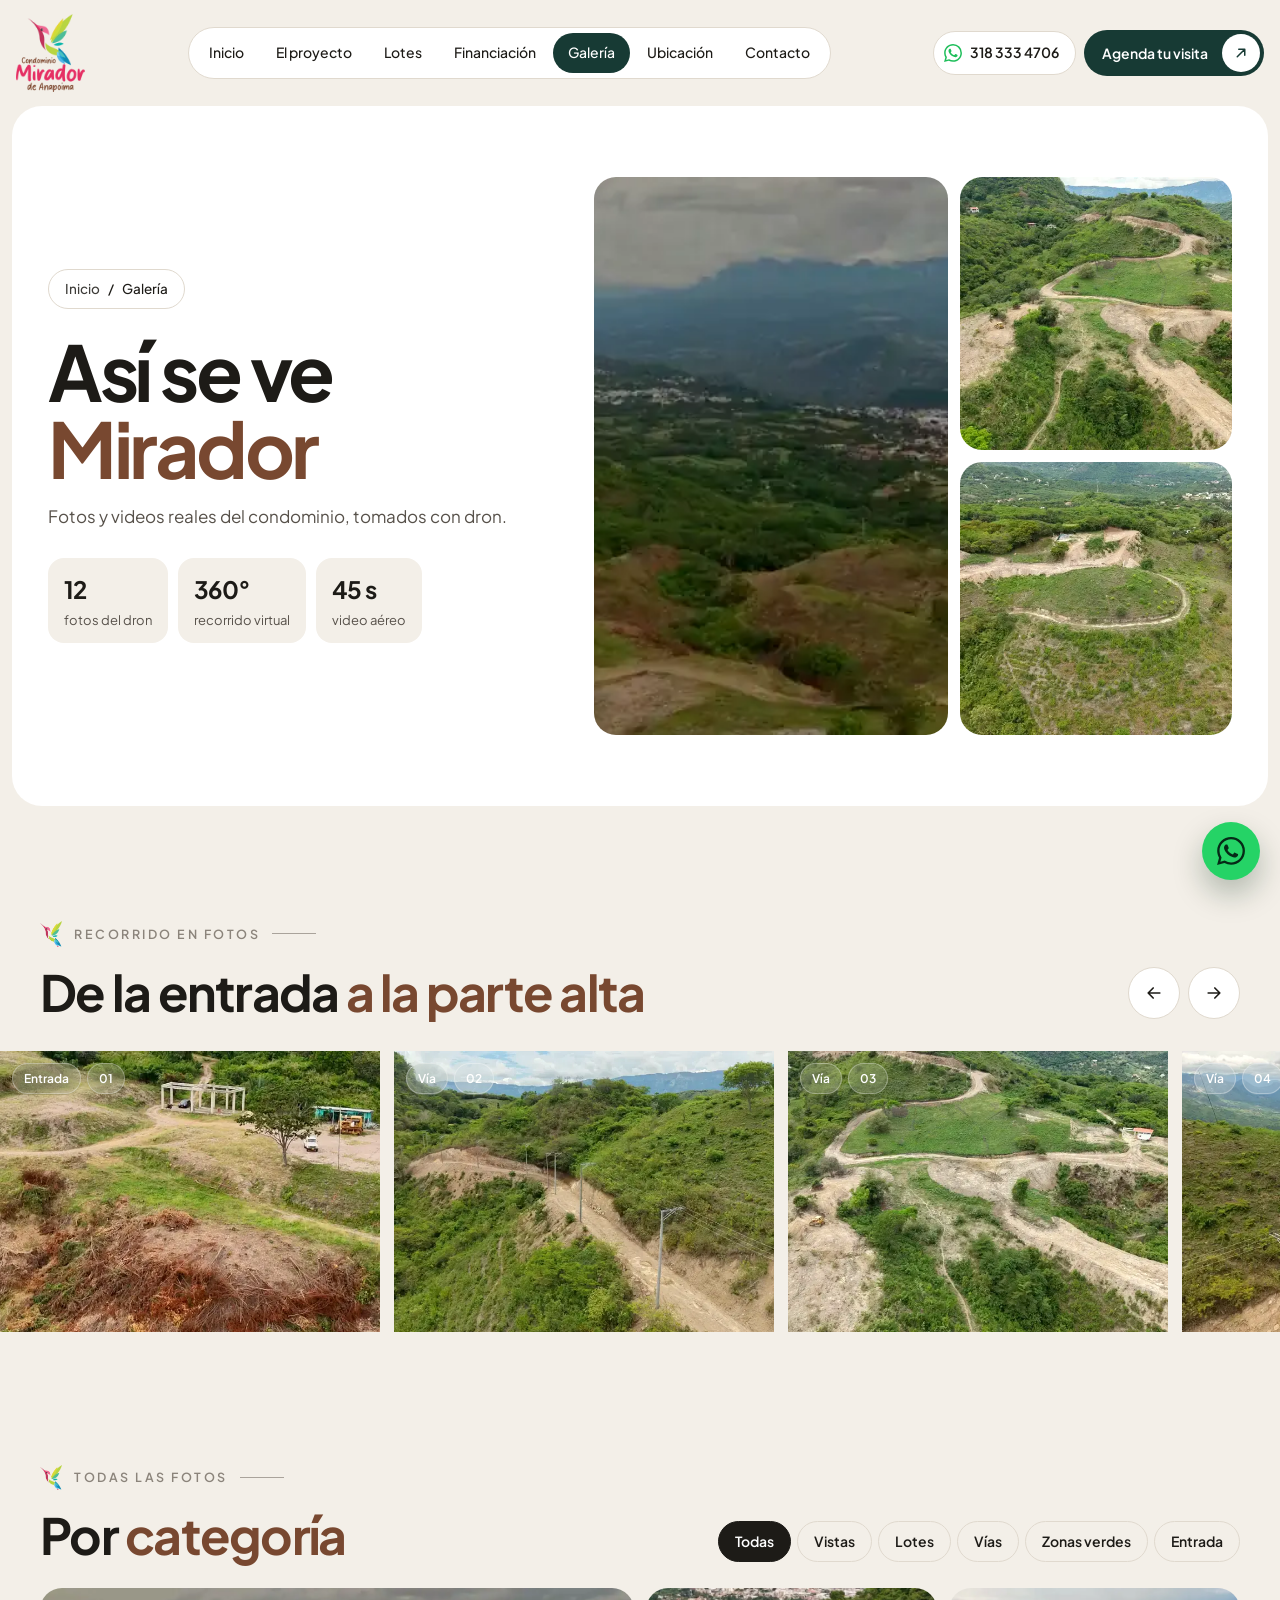
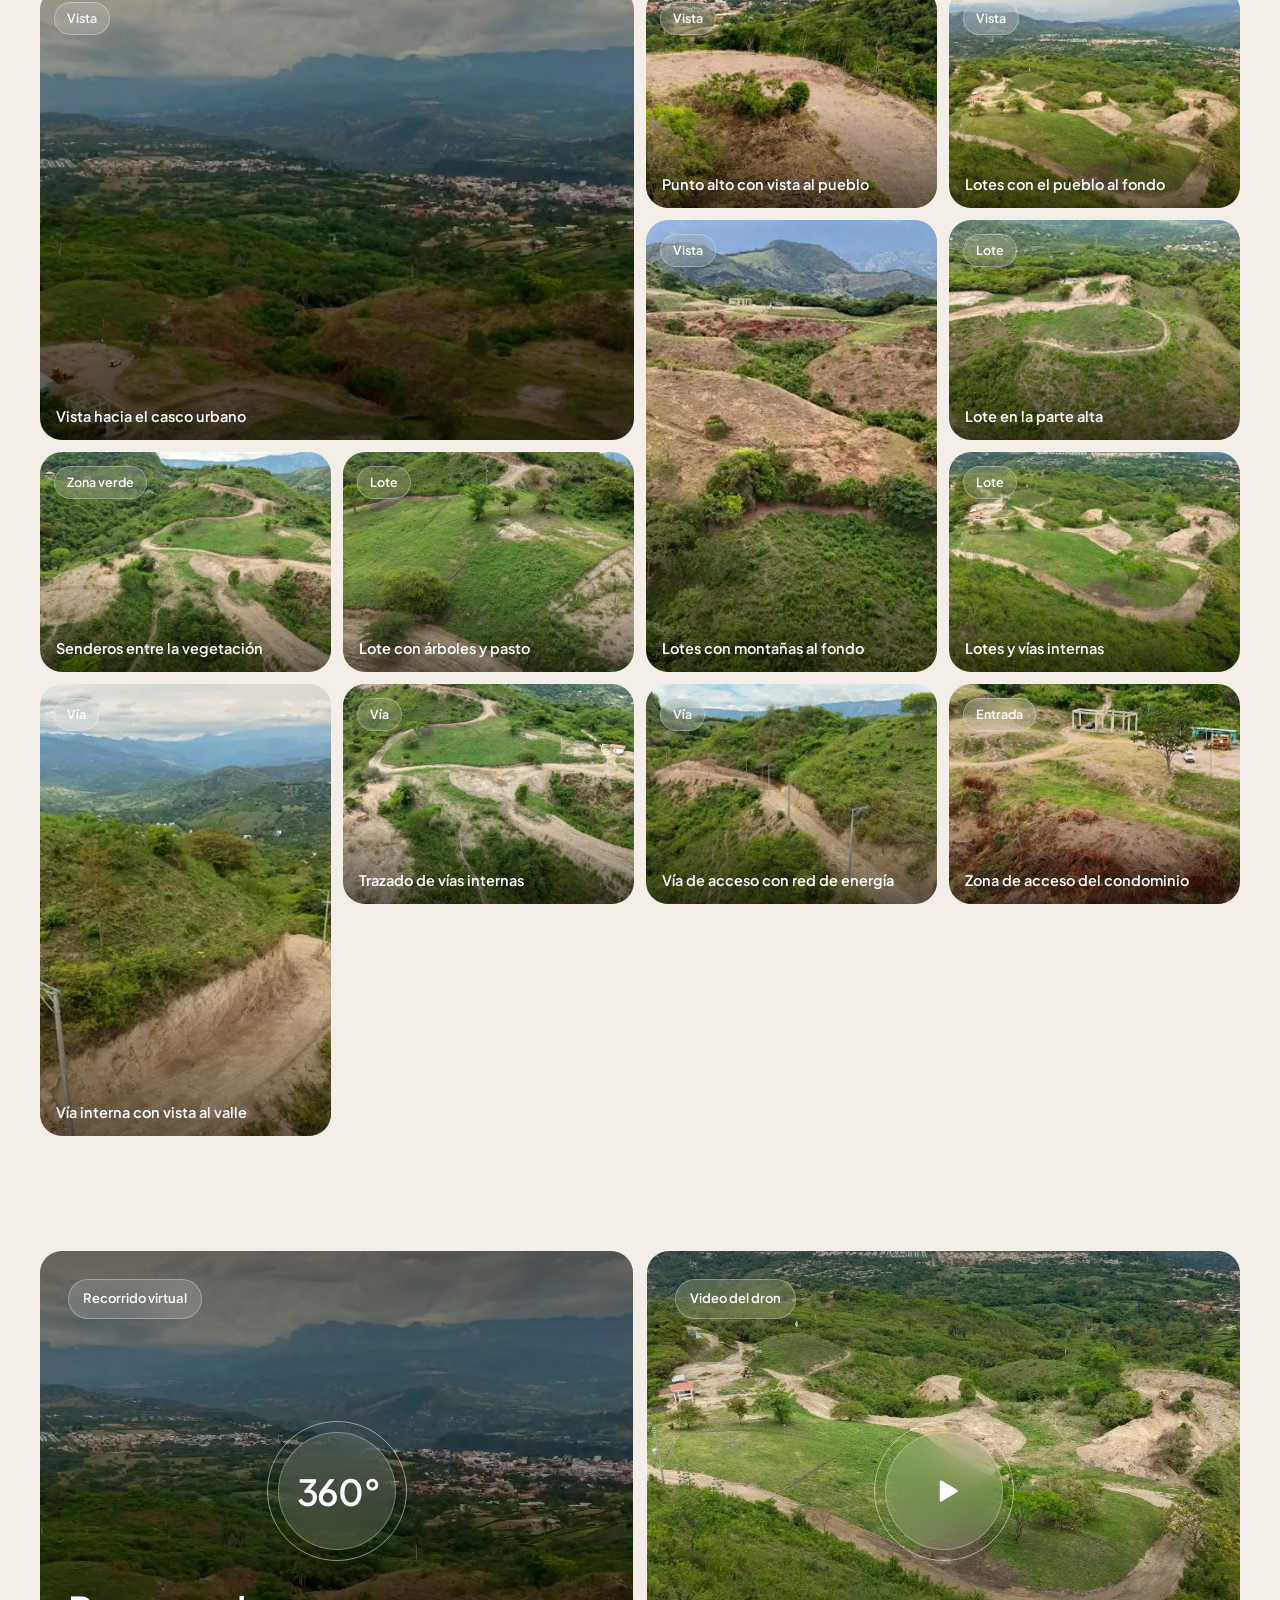
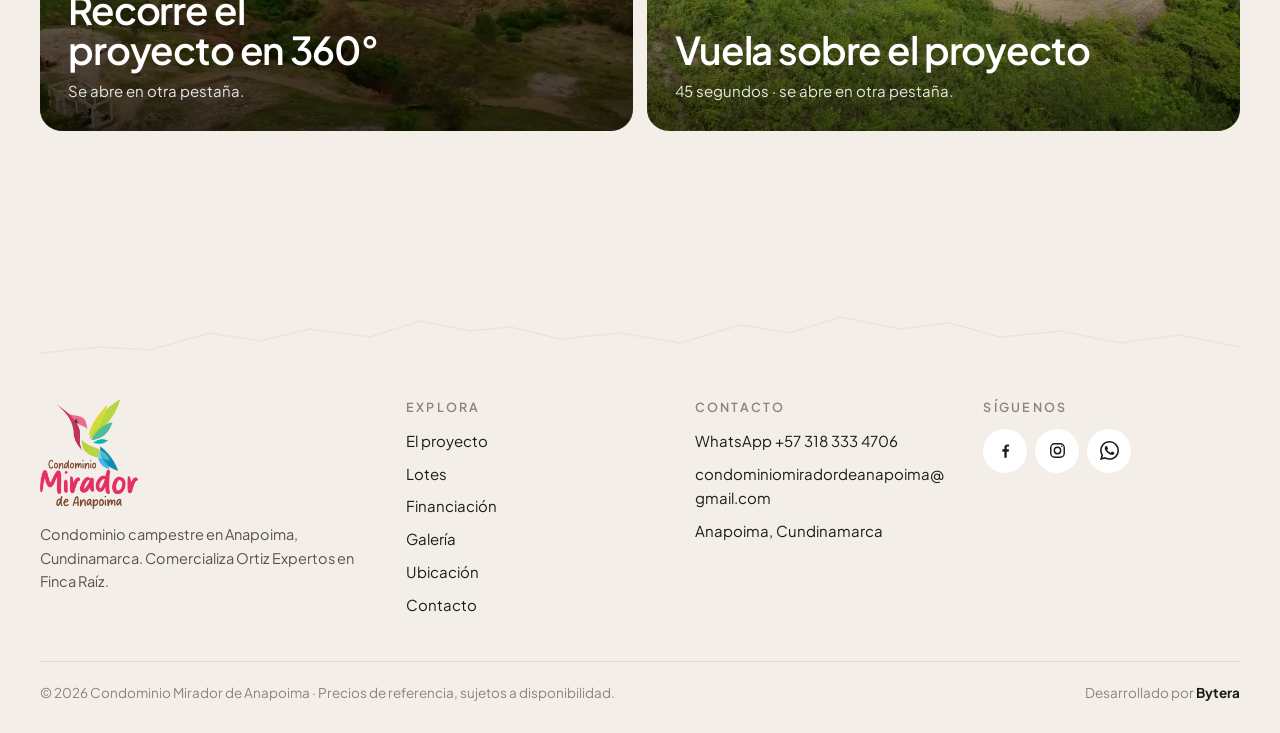
<file: galeria.html>
<!doctype html>
<html lang="es">
<head>
<meta charset="utf-8">
<meta name="viewport" content="width=device-width, initial-scale=1, viewport-fit=cover">
<title>Galería · Mirador de Anapoima</title>
<meta name="description" content="Fotos de dron, video y recorrido 360° del Condominio Mirador de Anapoima.">
<meta name="robots" content="noindex, nofollow">
<link rel="icon" href="fotos/colibri.png">
<link rel="preconnect" href="https://fonts.googleapis.com">
<link rel="preconnect" href="https://fonts.gstatic.com" crossorigin>
<link rel="stylesheet" href="https://fonts.googleapis.com/css2?family=Plus+Jakarta+Sans:wght@400;500;600;700;800&display=swap">
<link rel="stylesheet" href="estilos.css">
</head>
<body data-pagina="galeria">
<svg width="0" height="0" style="position:absolute" aria-hidden="true">
  <symbol id="i-flecha" viewBox="0 0 24 24"><path fill="none" stroke="currentColor" stroke-width="2" stroke-linecap="round" stroke-linejoin="round" d="M7 17L17 7M9 7h8v8"/></symbol>
  <symbol id="i-der" viewBox="0 0 24 24"><path fill="none" stroke="currentColor" stroke-width="2" stroke-linecap="round" stroke-linejoin="round" d="M5 12h14M13 6l6 6-6 6"/></symbol>
  <symbol id="i-izq" viewBox="0 0 24 24"><path fill="none" stroke="currentColor" stroke-width="2" stroke-linecap="round" stroke-linejoin="round" d="M19 12H5M11 6l-6 6 6 6"/></symbol>
  <symbol id="i-wa" viewBox="0 0 24 24"><path fill="currentColor" d="M17.472 14.382c-.297-.149-1.758-.867-2.03-.967-.273-.099-.471-.148-.67.15-.197.297-.767.966-.94 1.164-.173.199-.347.223-.644.075-.297-.15-1.255-.463-2.39-1.475-.883-.788-1.48-1.761-1.653-2.059-.173-.297-.018-.458.13-.606.134-.133.298-.347.446-.52.149-.174.198-.298.298-.497.099-.198.05-.371-.025-.52-.075-.149-.669-1.612-.916-2.207-.242-.579-.487-.5-.669-.51-.173-.008-.371-.01-.57-.01-.198 0-.52.074-.792.372-.272.297-1.04 1.016-1.04 2.479 0 1.462 1.065 2.875 1.213 3.074.149.198 2.096 3.2 5.077 4.487.709.306 1.262.489 1.694.625.712.227 1.36.195 1.871.118.571-.085 1.758-.719 2.006-1.413.248-.694.248-1.289.173-1.413-.074-.124-.272-.198-.57-.347m-5.421 7.403h-.004a9.87 9.87 0 01-5.031-1.378l-.361-.214-3.741.982.998-3.648-.235-.374a9.86 9.86 0 01-1.51-5.26c.001-5.45 4.436-9.884 9.888-9.884 2.64 0 5.122 1.03 6.988 2.898a9.825 9.825 0 012.893 6.994c-.003 5.45-4.437 9.884-9.885 9.884m8.413-18.297A11.815 11.815 0 0012.05 0C5.495 0 .16 5.335.157 11.892c0 2.096.547 4.142 1.588 5.945L.057 24l6.305-1.654a11.882 11.882 0 005.683 1.448h.005c6.554 0 11.89-5.335 11.893-11.893a11.821 11.821 0 00-3.48-8.413z"/></symbol>
  <symbol id="i-tel" viewBox="0 0 24 24"><path fill="none" stroke="currentColor" stroke-width="1.8" stroke-linecap="round" stroke-linejoin="round" d="M5 4h4l2 5-2.5 1.5a11 11 0 0 0 5 5L15 13l5 2v4a2 2 0 0 1-2 2A16 16 0 0 1 3 6a2 2 0 0 1 2-2"/></symbol>
  <symbol id="i-play" viewBox="0 0 24 24"><path fill="currentColor" d="M7 4.5v15a1 1 0 0 0 1.5.86l12.5-7.5a1 1 0 0 0 0-1.72L8.5 3.64A1 1 0 0 0 7 4.5z"/></symbol>
  <symbol id="i-check" viewBox="0 0 24 24"><path fill="none" stroke="currentColor" stroke-width="2.2" stroke-linecap="round" stroke-linejoin="round" d="M5 12.5l4.5 4.5L19 7.5"/></symbol>
  <symbol id="i-hoja" viewBox="0 0 24 24"><g fill="none" stroke="currentColor" stroke-width="1.6" stroke-linecap="round" stroke-linejoin="round"><path d="M5 19c0-8 5-13 15-14-1 10-6 15-14 15"/><path d="M5 19c3-4 6-7 10-9"/></g></symbol>
  <symbol id="i-casa" viewBox="0 0 24 24"><g fill="none" stroke="currentColor" stroke-width="1.6" stroke-linecap="round" stroke-linejoin="round"><path d="M4 11l8-7 8 7v9a1 1 0 0 1-1 1h-5v-6h-4v6H5a1 1 0 0 1-1-1z"/></g></symbol>
  <symbol id="i-pin" viewBox="0 0 24 24"><g fill="none" stroke="currentColor" stroke-width="1.6" stroke-linecap="round" stroke-linejoin="round"><path d="M12 21s7-6.2 7-12a7 7 0 0 0-14 0c0 5.8 7 12 7 12z"/><circle cx="12" cy="9" r="2.5"/></g></symbol>
  <symbol id="i-sube" viewBox="0 0 24 24"><g fill="none" stroke="currentColor" stroke-width="1.6" stroke-linecap="round" stroke-linejoin="round"><path d="M3 17l6-6 4 4 8-8"/><path d="M15 7h6v6"/></g></symbol>
  <symbol id="i-doc" viewBox="0 0 24 24"><g fill="none" stroke="currentColor" stroke-width="1.6" stroke-linecap="round" stroke-linejoin="round"><path d="M14 3H7a2 2 0 0 0-2 2v14a2 2 0 0 0 2 2h10a2 2 0 0 0 2-2V8z"/><path d="M14 3v5h5M9 13h6M9 17h4"/></g></symbol>
  <symbol id="i-escudo" viewBox="0 0 24 24"><g fill="none" stroke="currentColor" stroke-width="1.6" stroke-linecap="round" stroke-linejoin="round"><path d="M12 3l7 3v5c0 4.5-3 8.5-7 10-4-1.5-7-5.5-7-10V6z"/><path d="M9 12l2 2 4-4"/></g></symbol>
  <symbol id="i-arbol" viewBox="0 0 24 24"><g fill="none" stroke="currentColor" stroke-width="1.6" stroke-linecap="round" stroke-linejoin="round"><path d="M12 22v-6"/><path d="M12 16c-4 0-6-2.5-6-5.5S8.5 5 12 2c3.5 3 6 5.5 6 8.5S16 16 12 16z"/></g></symbol>
  <symbol id="i-sendero" viewBox="0 0 24 24"><g fill="none" stroke="currentColor" stroke-width="1.6" stroke-linecap="round" stroke-linejoin="round"><path d="M8 21c0-4 8-4 8-8s-6-3-6-6 3-4 3-4"/><circle cx="18" cy="5" r="2"/></g></symbol>
  <symbol id="i-cerrar" viewBox="0 0 24 24"><path fill="none" stroke="currentColor" stroke-width="2" stroke-linecap="round" d="M6 6l12 12M18 6L6 18"/></symbol>
  <symbol id="i-menu" viewBox="0 0 24 24"><path fill="none" stroke="currentColor" stroke-width="2" stroke-linecap="round" d="M4 8h16M4 16h16"/></symbol>
  <symbol id="i-fb" viewBox="0 0 24 24"><path fill="currentColor" d="M13.5 21v-7.5h2.5l.4-3h-2.9V8.6c0-.9.3-1.5 1.5-1.5h1.5V4.4c-.3 0-1.2-.1-2.2-.1-2.2 0-3.7 1.3-3.7 3.8v2.4H8.1v3h2.5V21z"/></symbol>
  <symbol id="i-ig" viewBox="0 0 24 24"><g fill="none" stroke="currentColor" stroke-width="1.8"><rect x="3.5" y="3.5" width="17" height="17" rx="5"/><circle cx="12" cy="12" r="4"/><circle cx="17.3" cy="6.7" r=".9" fill="currentColor" stroke="none"/></g></symbol>
</svg>
<a class="saltar" href="#contenido">Ir al contenido</a>
<div class="cab-envoltura" id="cab-env">
<header class="cab" id="cab">
  <a class="cab__logo" href="index.html" aria-label="Condominio Mirador de Anapoima, inicio"><img src="fotos/logo.webp" alt="Condominio Mirador de Anapoima" width="356" height="400"></a>
  <nav class="cab__nav" id="menu" aria-label="Páginas"><a href="index.html">Inicio</a><a href="proyecto.html">El proyecto</a><a href="lotes.html">Lotes</a><a href="financiacion.html">Financiación</a><a href="galeria.html" aria-current="page">Galería</a><a href="ubicacion.html">Ubicación</a><a href="contacto.html">Contacto</a></nav>
  <div class="cab__acc">
    <a class="cab__tel" data-wa="Hola, vengo de la página del Condominio Mirador de Anapoima y quiero más información." data-donde="cabecera" href="#"><svg><use href="#i-wa"/></svg>318 333 4706</a>
    <a class="btn btn--oscuro" href="contacto.html">Agenda tu visita<span class="btn__c"><svg><use href="#i-flecha"/></svg></span></a>
    <button class="cab__menu" type="button" aria-expanded="false" aria-controls="menu" aria-label="Abrir menú"><svg><use href="#i-menu"/></svg></button>
  </div>
</header>
</div>
<main id="contenido">

<div class="marco">
<section class="ph ph--claro" aria-labelledby="t-ph">
  <div class="ph__claro-txt">
    <nav class="migas migas--claro" aria-label="Ruta"><a href="index.html">Inicio</a><span aria-hidden="true">/</span><span>Galería</span></nav>
    <h1 id="t-ph" class="entra">Así se ve <em>Mirador</em></h1>
    <p class="entra" style="--d:.15s">Fotos y videos reales del condominio, tomados con dron.</p>
    <div class="ph__mini entra" style="--d:.25s">
      <span><b data-contar="12">12</b>fotos del dron</span>
      <span><b>360°</b>recorrido virtual</span>
      <span><b>45 s</b>video aéreo</span>
    </div>
  </div>
  <div class="ph__collage" aria-hidden="true">
    <img class="entra" style="--d:.1s" src="fotos/panoramica-900.webp" alt="" width="900" height="426">
    <img class="entra" style="--d:.2s" src="fotos/senderos-900.webp" alt="" width="900" height="506">
    <img class="entra" style="--d:.3s" src="fotos/loma-900.webp" alt="" width="900" height="506">
  </div>
</section>
</div>

<section class="seccion" aria-labelledby="t-carrusel">
  <div class="carril galeria__cab" data-revelar>
    <div><p class="ceja"><img src="fotos/colibri.png" alt="" width="172" height="200">Recorrido en fotos</p><h2 id="t-carrusel">De la entrada <em>a la parte alta</em></h2></div>
    <div class="vitrina__nav"><button type="button" data-carrusel="-1" aria-label="Anterior"><svg><use href="#i-izq"/></svg></button><button type="button" data-carrusel="1" aria-label="Siguiente"><svg><use href="#i-der"/></svg></button></div>
  </div>
  <div class="carrusel" id="carrusel"></div>
</section>

<section class="carril" aria-labelledby="t-galeria" style="padding-bottom:clamp(72px,9vw,120px)">
  <div class="galeria__cab" data-revelar>
    <div><p class="ceja"><img src="fotos/colibri.png" alt="" width="172" height="200">Todas las fotos</p><h2 id="t-galeria">Por <em>categoría</em></h2></div>
    <div class="filtros" id="filtros" role="group" aria-label="Filtrar la galería"></div>
  </div>
  <div class="bento" id="bento"></div>
</section>

<section class="carril" aria-label="Recorrido y video" style="padding-bottom:clamp(72px,9vw,120px)">
  <div class="doble doble--igual">
    <a class="tour sobre-foto" href="https://360.condominiomiradordeanapoima.com/" target="_blank" rel="noopener" data-evento="abrir_360" data-revelar>
      <img src="fotos/panoramica.webp" alt="" width="2000" height="946" loading="lazy">
      <span class="tour__sello vidrio">Recorrido virtual</span><span class="tour__centro vidrio">360°</span>
      <span><h3>Recorre el proyecto en 360°</h3><p>Se abre en otra pestaña.</p></span>
    </a>
    <a class="tour sobre-foto" href="https://condominiomiradordeanapoima.com/wp-content/uploads/2026/01/VID-20260107-WA0024.mp4" target="_blank" rel="noopener" data-evento="ver_video" data-revelar style="--d:.1s">
      <img src="fotos/lotes-verdes.webp" alt="" width="1600" height="900" loading="lazy">
      <span class="tour__sello vidrio">Video del dron</span><span class="tour__centro vidrio"><svg style="width:30px;height:30px;margin-left:4px"><use href="#i-play"/></svg></span>
      <span><h3>Vuela sobre el proyecto</h3><p>45 segundos · se abre en otra pestaña.</p></span>
    </a>
  </div>
</section>

</main>
<footer class="pie">
  <div class="carril">
    <svg class="horizonte" data-revelar viewBox="0 0 1200 60" preserveAspectRatio="none" aria-hidden="true"><path d="M0 50 L60 44 L110 47 L170 30 L220 38 L270 26 L330 34 L380 18 L430 28 L470 24 L520 36 L580 30 L640 40 L700 22 L750 30 L800 14 L860 26 L910 20 L960 34 L1020 28 L1080 40 L1140 32 L1200 44"/></svg>
    <div class="pie__in">
      <div class="pie__marca">
        <img src="fotos/logo.webp" alt="Condominio Mirador de Anapoima" width="356" height="400" loading="lazy">
        <p>Condominio campestre en Anapoima, Cundinamarca. Comercializa Ortiz Expertos en Finca Raíz.</p>
      </div>
      <div>
        <h3>Explora</h3>
        <ul><li><a href="proyecto.html">El proyecto</a></li><li><a href="lotes.html">Lotes</a></li><li><a href="financiacion.html">Financiación</a></li><li><a href="galeria.html">Galería</a></li><li><a href="ubicacion.html">Ubicación</a></li><li><a href="contacto.html">Contacto</a></li></ul>
      </div>
      <div>
        <h3>Contacto</h3>
        <ul>
          <li><a data-wa="Hola, vengo de la página del Condominio Mirador de Anapoima y quiero más información." data-donde="pie" href="#">WhatsApp +57 318 333 4706</a></li>
          <li>condominiomiradordeanapoima@gmail.com</li>
          <li>Anapoima, Cundinamarca</li>
        </ul>
      </div>
      <div>
        <h3>Síguenos</h3>
        <div class="redes">
          <a href="https://www.facebook.com/people/Condominio-Mirador-de-Anapoima/61586547830422/" target="_blank" rel="noopener" aria-label="Facebook"><svg><use href="#i-fb"/></svg></a>
          <a href="https://instagram.com/condominiomiradoranapoima" target="_blank" rel="noopener" aria-label="Instagram"><svg><use href="#i-ig"/></svg></a>
          <a data-wa="Hola, vengo de la página del Condominio Mirador de Anapoima y quiero más información." data-donde="pie-redes" href="#" aria-label="WhatsApp"><svg><use href="#i-wa"/></svg></a>
        </div>
      </div>
    </div>
    <div class="pie__legal">
      <span>© 2026 Condominio Mirador de Anapoima · Precios de referencia, sujetos a disponibilidad.</span>
      <span>Desarrollado por <a href="https://wa.me/573237081669?text=Hola%20Bytera%2C%20vengo%20del%20sitio%20web%20de%20Condominio%20Mirador%20de%20Anapoima%20y%20me%20gust%C3%B3%20mucho.%20Quiero%20cotizar%20un%20sitio%20web%20profesional%20para%20mi%20negocio.%20%C2%BFCu%C3%A1ndo%20podemos%20hablar%3F" target="_blank" rel="noopener" style="text-decoration:none"><b>Bytera</b></a></span>
    </div>
  </div>
</footer>
<a class="wa-flota" data-wa="Hola, vengo de la página del Condominio Mirador de Anapoima y quiero más información." data-donde="flotante" href="#" aria-label="Escríbenos por WhatsApp"><svg><use href="#i-wa"/></svg></a>
<div class="barra-movil">
  <a class="btn btn--wa" data-wa="Hola, vengo de la página del Condominio Mirador de Anapoima y quiero más información." data-donde="barra-movil" href="#">WhatsApp</a>
  <a class="btn btn--oscuro" href="lotes.html">Ver lotes</a>
</div>
<dialog class="visor" id="visor" aria-label="Fotos del condominio">
  <div class="visor__in">
    <div class="visor__cab"><span id="visor-txt"></span><button type="button" data-cerrar aria-label="Cerrar"><svg><use href="#i-cerrar"/></svg></button></div>
    <div class="visor__img"><img id="visor-img" alt=""></div>
    <div class="visor__pie"><button type="button" data-ant aria-label="Foto anterior"><svg><use href="#i-izq"/></svg></button><button type="button" data-sig aria-label="Foto siguiente"><svg><use href="#i-der"/></svg></button></div>
  </div>
</dialog>
<script src="app.js" defer></script>
</body>
</html>
</file>
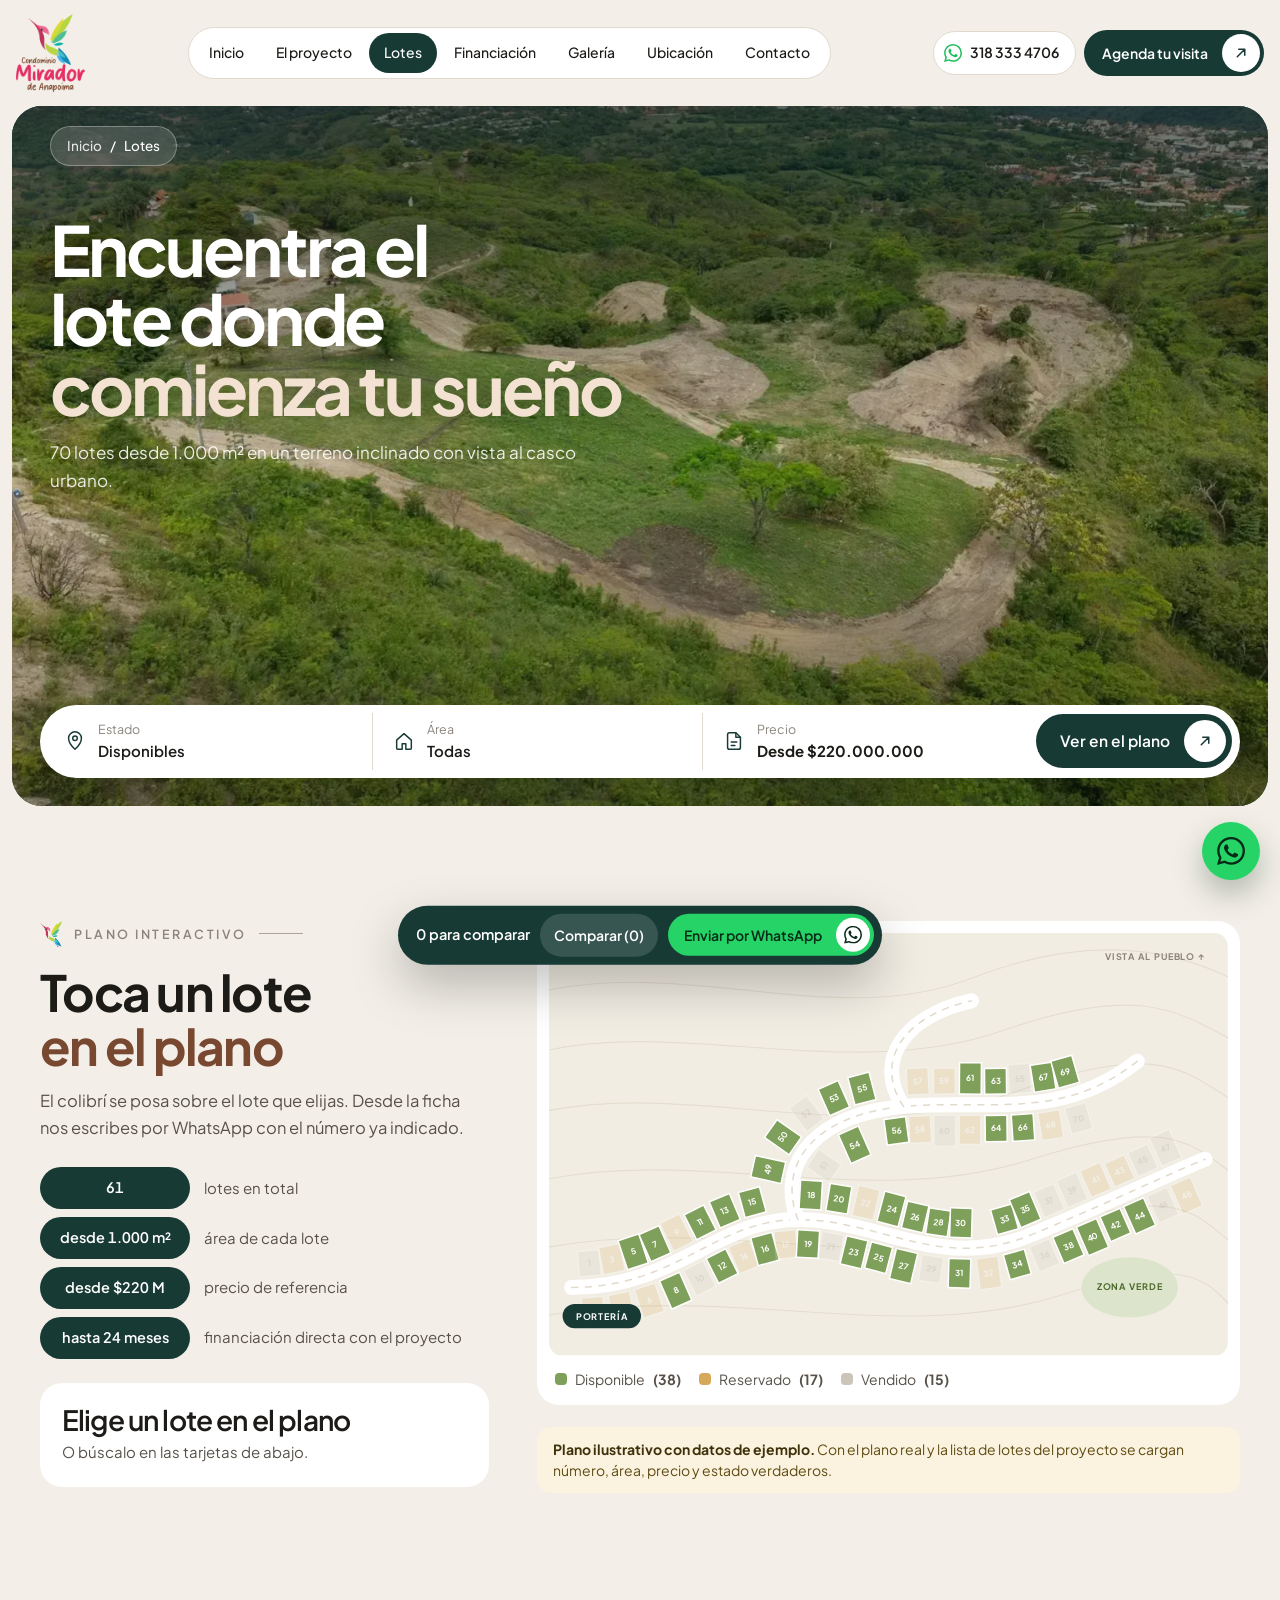
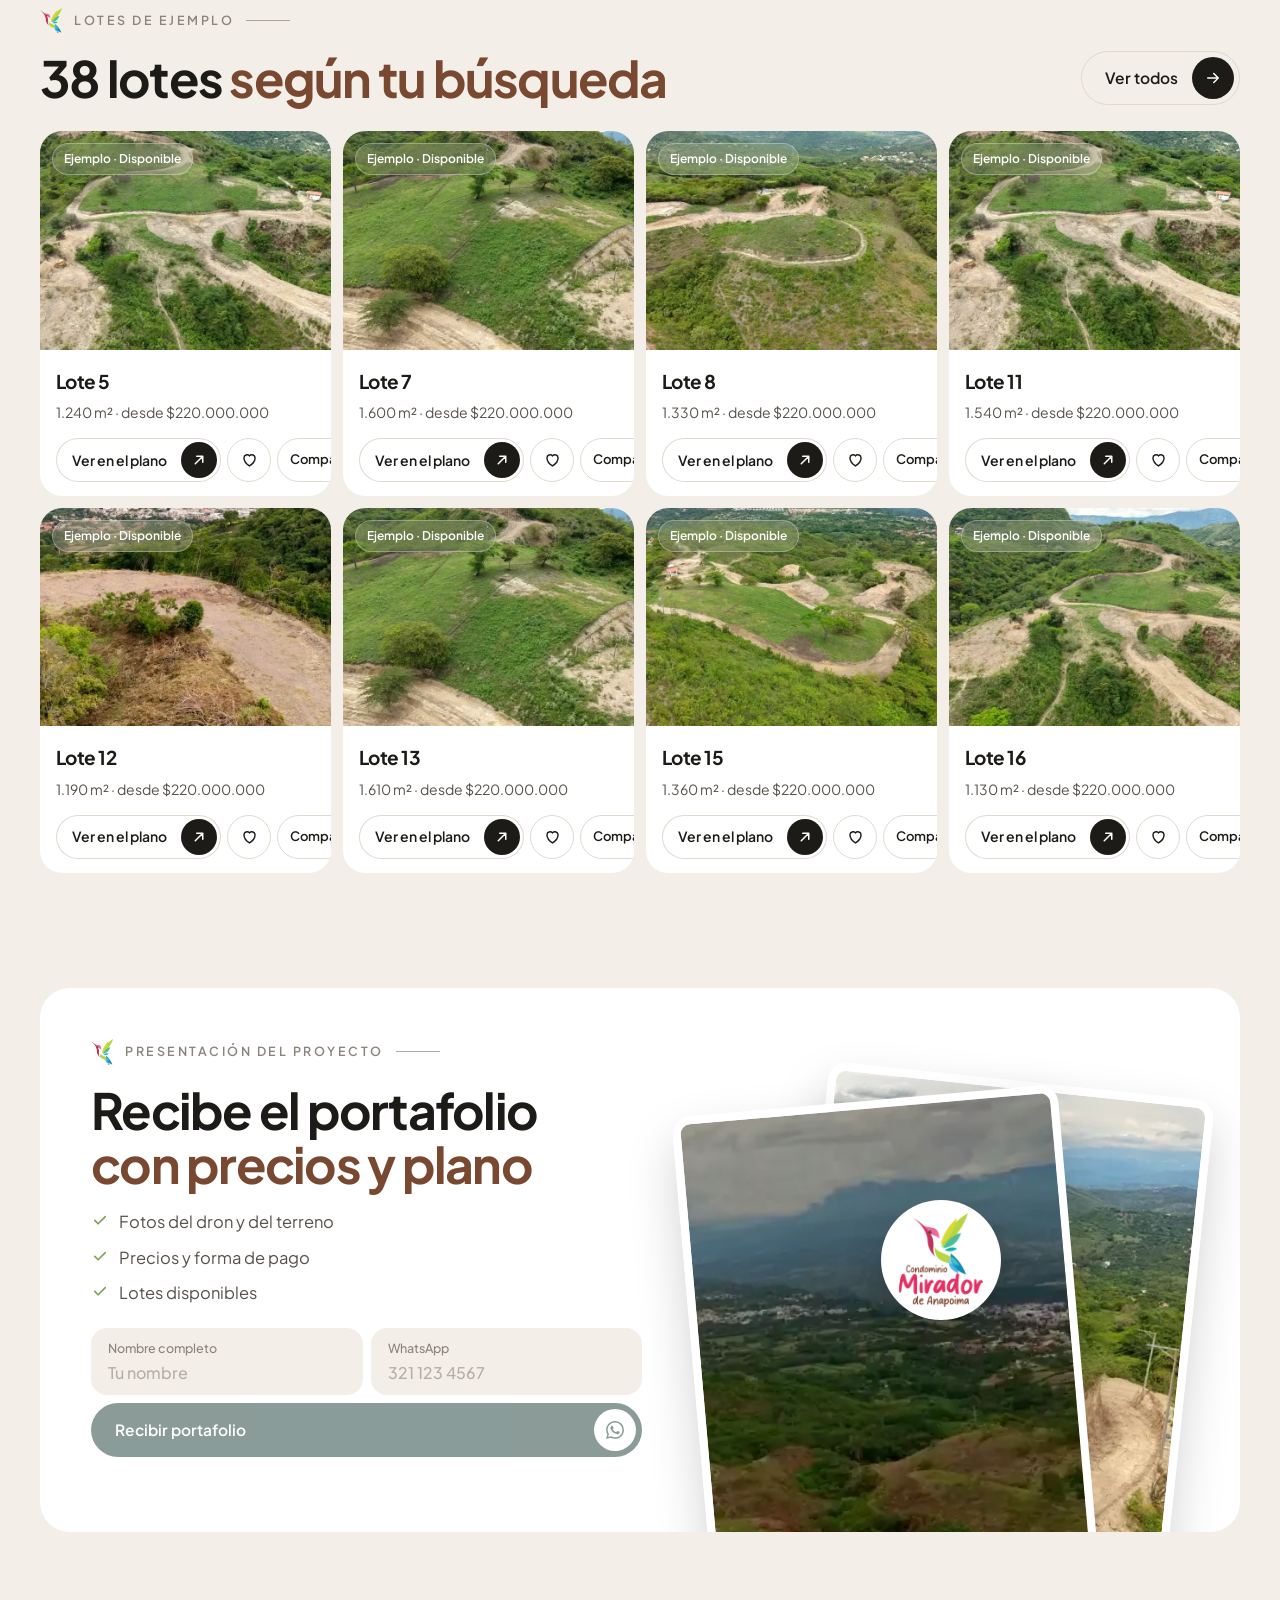
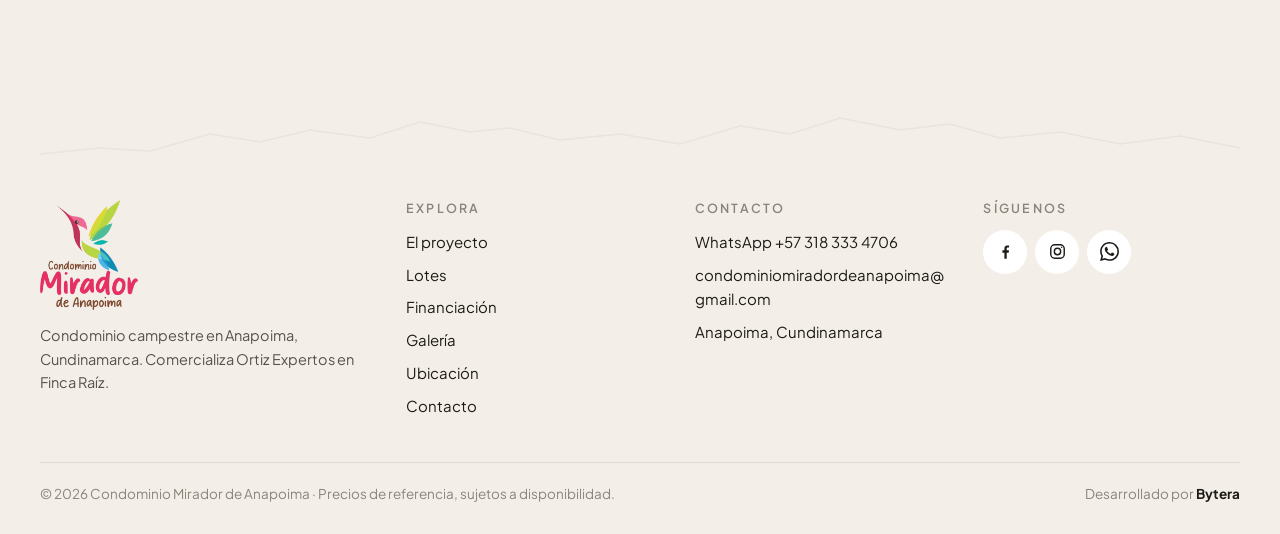
<file: lotes.html>
<!doctype html>
<html lang="es">
<head>
<meta charset="utf-8">
<meta name="viewport" content="width=device-width, initial-scale=1, viewport-fit=cover">
<title>Lotes · Mirador de Anapoima</title>
<meta name="description" content="Plano interactivo de los lotes del Condominio Mirador de Anapoima.">
<meta name="robots" content="noindex, nofollow">
<link rel="icon" href="fotos/colibri.png">
<link rel="preconnect" href="https://fonts.googleapis.com">
<link rel="preconnect" href="https://fonts.gstatic.com" crossorigin>
<link rel="stylesheet" href="https://fonts.googleapis.com/css2?family=Plus+Jakarta+Sans:wght@400;500;600;700;800&display=swap">
<link rel="stylesheet" href="estilos.css">
</head>
<body data-pagina="lotes">
<svg width="0" height="0" style="position:absolute" aria-hidden="true">
  <symbol id="i-flecha" viewBox="0 0 24 24"><path fill="none" stroke="currentColor" stroke-width="2" stroke-linecap="round" stroke-linejoin="round" d="M7 17L17 7M9 7h8v8"/></symbol>
  <symbol id="i-der" viewBox="0 0 24 24"><path fill="none" stroke="currentColor" stroke-width="2" stroke-linecap="round" stroke-linejoin="round" d="M5 12h14M13 6l6 6-6 6"/></symbol>
  <symbol id="i-izq" viewBox="0 0 24 24"><path fill="none" stroke="currentColor" stroke-width="2" stroke-linecap="round" stroke-linejoin="round" d="M19 12H5M11 6l-6 6 6 6"/></symbol>
  <symbol id="i-wa" viewBox="0 0 24 24"><path fill="currentColor" d="M17.472 14.382c-.297-.149-1.758-.867-2.03-.967-.273-.099-.471-.148-.67.15-.197.297-.767.966-.94 1.164-.173.199-.347.223-.644.075-.297-.15-1.255-.463-2.39-1.475-.883-.788-1.48-1.761-1.653-2.059-.173-.297-.018-.458.13-.606.134-.133.298-.347.446-.52.149-.174.198-.298.298-.497.099-.198.05-.371-.025-.52-.075-.149-.669-1.612-.916-2.207-.242-.579-.487-.5-.669-.51-.173-.008-.371-.01-.57-.01-.198 0-.52.074-.792.372-.272.297-1.04 1.016-1.04 2.479 0 1.462 1.065 2.875 1.213 3.074.149.198 2.096 3.2 5.077 4.487.709.306 1.262.489 1.694.625.712.227 1.36.195 1.871.118.571-.085 1.758-.719 2.006-1.413.248-.694.248-1.289.173-1.413-.074-.124-.272-.198-.57-.347m-5.421 7.403h-.004a9.87 9.87 0 01-5.031-1.378l-.361-.214-3.741.982.998-3.648-.235-.374a9.86 9.86 0 01-1.51-5.26c.001-5.45 4.436-9.884 9.888-9.884 2.64 0 5.122 1.03 6.988 2.898a9.825 9.825 0 012.893 6.994c-.003 5.45-4.437 9.884-9.885 9.884m8.413-18.297A11.815 11.815 0 0012.05 0C5.495 0 .16 5.335.157 11.892c0 2.096.547 4.142 1.588 5.945L.057 24l6.305-1.654a11.882 11.882 0 005.683 1.448h.005c6.554 0 11.89-5.335 11.893-11.893a11.821 11.821 0 00-3.48-8.413z"/></symbol>
  <symbol id="i-tel" viewBox="0 0 24 24"><path fill="none" stroke="currentColor" stroke-width="1.8" stroke-linecap="round" stroke-linejoin="round" d="M5 4h4l2 5-2.5 1.5a11 11 0 0 0 5 5L15 13l5 2v4a2 2 0 0 1-2 2A16 16 0 0 1 3 6a2 2 0 0 1 2-2"/></symbol>
  <symbol id="i-play" viewBox="0 0 24 24"><path fill="currentColor" d="M7 4.5v15a1 1 0 0 0 1.5.86l12.5-7.5a1 1 0 0 0 0-1.72L8.5 3.64A1 1 0 0 0 7 4.5z"/></symbol>
  <symbol id="i-check" viewBox="0 0 24 24"><path fill="none" stroke="currentColor" stroke-width="2.2" stroke-linecap="round" stroke-linejoin="round" d="M5 12.5l4.5 4.5L19 7.5"/></symbol>
  <symbol id="i-hoja" viewBox="0 0 24 24"><g fill="none" stroke="currentColor" stroke-width="1.6" stroke-linecap="round" stroke-linejoin="round"><path d="M5 19c0-8 5-13 15-14-1 10-6 15-14 15"/><path d="M5 19c3-4 6-7 10-9"/></g></symbol>
  <symbol id="i-casa" viewBox="0 0 24 24"><g fill="none" stroke="currentColor" stroke-width="1.6" stroke-linecap="round" stroke-linejoin="round"><path d="M4 11l8-7 8 7v9a1 1 0 0 1-1 1h-5v-6h-4v6H5a1 1 0 0 1-1-1z"/></g></symbol>
  <symbol id="i-pin" viewBox="0 0 24 24"><g fill="none" stroke="currentColor" stroke-width="1.6" stroke-linecap="round" stroke-linejoin="round"><path d="M12 21s7-6.2 7-12a7 7 0 0 0-14 0c0 5.8 7 12 7 12z"/><circle cx="12" cy="9" r="2.5"/></g></symbol>
  <symbol id="i-sube" viewBox="0 0 24 24"><g fill="none" stroke="currentColor" stroke-width="1.6" stroke-linecap="round" stroke-linejoin="round"><path d="M3 17l6-6 4 4 8-8"/><path d="M15 7h6v6"/></g></symbol>
  <symbol id="i-doc" viewBox="0 0 24 24"><g fill="none" stroke="currentColor" stroke-width="1.6" stroke-linecap="round" stroke-linejoin="round"><path d="M14 3H7a2 2 0 0 0-2 2v14a2 2 0 0 0 2 2h10a2 2 0 0 0 2-2V8z"/><path d="M14 3v5h5M9 13h6M9 17h4"/></g></symbol>
  <symbol id="i-escudo" viewBox="0 0 24 24"><g fill="none" stroke="currentColor" stroke-width="1.6" stroke-linecap="round" stroke-linejoin="round"><path d="M12 3l7 3v5c0 4.5-3 8.5-7 10-4-1.5-7-5.5-7-10V6z"/><path d="M9 12l2 2 4-4"/></g></symbol>
  <symbol id="i-arbol" viewBox="0 0 24 24"><g fill="none" stroke="currentColor" stroke-width="1.6" stroke-linecap="round" stroke-linejoin="round"><path d="M12 22v-6"/><path d="M12 16c-4 0-6-2.5-6-5.5S8.5 5 12 2c3.5 3 6 5.5 6 8.5S16 16 12 16z"/></g></symbol>
  <symbol id="i-sendero" viewBox="0 0 24 24"><g fill="none" stroke="currentColor" stroke-width="1.6" stroke-linecap="round" stroke-linejoin="round"><path d="M8 21c0-4 8-4 8-8s-6-3-6-6 3-4 3-4"/><circle cx="18" cy="5" r="2"/></g></symbol>
  <symbol id="i-cerrar" viewBox="0 0 24 24"><path fill="none" stroke="currentColor" stroke-width="2" stroke-linecap="round" d="M6 6l12 12M18 6L6 18"/></symbol>
  <symbol id="i-menu" viewBox="0 0 24 24"><path fill="none" stroke="currentColor" stroke-width="2" stroke-linecap="round" d="M4 8h16M4 16h16"/></symbol>
  <symbol id="i-fb" viewBox="0 0 24 24"><path fill="currentColor" d="M13.5 21v-7.5h2.5l.4-3h-2.9V8.6c0-.9.3-1.5 1.5-1.5h1.5V4.4c-.3 0-1.2-.1-2.2-.1-2.2 0-3.7 1.3-3.7 3.8v2.4H8.1v3h2.5V21z"/></symbol>
  <symbol id="i-ig" viewBox="0 0 24 24"><g fill="none" stroke="currentColor" stroke-width="1.8"><rect x="3.5" y="3.5" width="17" height="17" rx="5"/><circle cx="12" cy="12" r="4"/><circle cx="17.3" cy="6.7" r=".9" fill="currentColor" stroke="none"/></g></symbol>
</svg>
<a class="saltar" href="#contenido">Ir al contenido</a>
<div class="cab-envoltura" id="cab-env">
<header class="cab" id="cab">
  <a class="cab__logo" href="index.html" aria-label="Condominio Mirador de Anapoima, inicio"><img src="fotos/logo.webp" alt="Condominio Mirador de Anapoima" width="356" height="400"></a>
  <nav class="cab__nav" id="menu" aria-label="Páginas"><a href="index.html">Inicio</a><a href="proyecto.html">El proyecto</a><a href="lotes.html" aria-current="page">Lotes</a><a href="financiacion.html">Financiación</a><a href="galeria.html">Galería</a><a href="ubicacion.html">Ubicación</a><a href="contacto.html">Contacto</a></nav>
  <div class="cab__acc">
    <a class="cab__tel" data-wa="Hola, vengo de la página del Condominio Mirador de Anapoima y quiero más información." data-donde="cabecera" href="#"><svg><use href="#i-wa"/></svg>318 333 4706</a>
    <a class="btn btn--oscuro" href="contacto.html">Agenda tu visita<span class="btn__c"><svg><use href="#i-flecha"/></svg></span></a>
    <button class="cab__menu" type="button" aria-expanded="false" aria-controls="menu" aria-label="Abrir menú"><svg><use href="#i-menu"/></svg></button>
  </div>
</header>
</div>
<main id="contenido">

<div class="marco">
<section class="ph ph--filtros sobre-foto" aria-labelledby="t-ph">
  <img class="ph__foto" data-parallax src="fotos/lotes-verdes.webp" srcset="fotos/lotes-verdes-900.webp 900w, fotos/lotes-verdes.webp 1600w" sizes="100vw" alt="Lotes y vías internas del condominio" width="1600" height="900" fetchpriority="high">
  <nav class="migas vidrio" aria-label="Ruta"><a href="index.html">Inicio</a><span aria-hidden="true">/</span><span>Lotes</span></nav>
  <div class="ph__arriba">
    <h1 id="t-ph" class="entra">Encuentra el lote donde <em>comienza tu sueño</em></h1>
    <p class="entra" style="--d:.15s">70 lotes desde 1.000 m² en un terreno inclinado con vista al casco urbano.</p>
  </div>
  <form class="buscador entra" style="--d:.3s" id="buscador" aria-label="Filtrar lotes">
    <label class="buscador__campo"><svg><use href="#i-pin"/></svg><span><small>Estado</small><select id="f-estado"><option value="">Todos</option><option value="disponible" selected>Disponibles</option><option value="reservado">Reservados</option></select></span></label>
    <label class="buscador__campo"><svg><use href="#i-casa"/></svg><span><small>Área</small><select id="f-area"><option value="">Todas</option><option value="1000-1200">1.000 – 1.200 m²</option><option value="1200-1400">1.200 – 1.400 m²</option><option value="1400-9999">Más de 1.400 m²</option></select></span></label>
    <label class="buscador__campo"><svg><use href="#i-doc"/></svg><span><small>Precio</small><b>Desde $220.000.000</b></span></label>
    <a class="btn btn--oscuro" href="#plano-seccion">Ver en el plano<span class="btn__c"><svg><use href="#i-flecha"/></svg></span></a>
  </form>
</section>
</div>

<section class="seccion carril" id="plano-seccion" aria-labelledby="t-plano">
  <div class="lotes">
    <div data-revelar>
      <p class="ceja"><img src="fotos/colibri.png" alt="" width="172" height="200">Plano interactivo</p>
      <h2 id="t-plano">Toca un lote <em>en el plano</em></h2>
      <p class="texto">El colibrí se posa sobre el lote que elijas. Desde la ficha nos escribes por WhatsApp con el número ya indicado.</p>
      <ul class="datos-lote">
        <li><b data-contar="70">70</b><span>lotes en total</span></li>
        <li><b>desde 1.000 m²</b><span>área de cada lote</span></li>
        <li><b>desde $220 M</b><span>precio de referencia</span></li>
        <li><b>hasta 24 meses</b><span>financiación directa con el proyecto</span></li>
      </ul>
      <div class="ficha" aria-live="polite">
        <div class="ficha__vacia" id="ficha-vacia"><b>Elige un lote en el plano</b><p>O búscalo en las tarjetas de abajo.</p></div>
        <div id="ficha-lote" hidden>
          <div class="ficha__num"><div><small>Lote</small><b id="f-num"></b></div><span class="estado" id="f-estado-chip"></span></div>
          <ul class="filas" style="margin-top:10px">
            <li><span>Área (ejemplo)</span><b id="f-area-txt"></b></li>
            <li><span>Precio vigente</span><b>Lo confirma tu asesor</b></li>
          </ul>
          <div style="display:grid;gap:8px;margin-top:16px">
            <a class="btn btn--wa btn--ancho" id="f-wa" href="#" target="_blank" rel="noopener">Quiero información de este lote<span class="btn__c"><svg><use href="#i-wa"/></svg></span></a>
            <a class="btn btn--linea btn--ancho" id="f-simular" href="financiacion.html">Simular la financiación<span class="btn__c"><svg><use href="#i-flecha"/></svg></span></a>
            <div style="display:flex;gap:8px"><button class="btn-fav" type="button" id="f-fav" aria-pressed="false" aria-label="Guardar este lote"><svg viewBox="0 0 24 24"><path d="M12 20s-7-4.4-7-10a4 4 0 0 1 7-2.6A4 4 0 0 1 19 10c0 5.6-7 10-7 10z"/></svg></button><button class="btn-comp" type="button" id="f-comp" aria-pressed="false">Comparar</button></div>
          </div>
        </div>
      </div>
    </div>
    <div data-revelar style="--d:.1s">
      <div class="plano">
        <div class="plano__lienzo">
          <svg id="plano" viewBox="0 0 900 560" role="group" aria-label="Plano de lotes del condominio">
            <rect width="900" height="560" fill="#F1EDE3"/>
            <g fill="none" stroke="#E4DECF" stroke-width="1.5">
              <path d="M-20 80 C 180 30, 380 130, 560 60 S 860 30, 940 80"/><path d="M-20 160 C 160 110, 400 200, 600 130 S 840 110, 940 160"/><path d="M-20 240 C 180 190, 400 290, 620 210 S 850 200, 940 240"/><path d="M-20 330 C 200 280, 420 370, 640 300 S 860 300, 940 340"/><path d="M-20 420 C 220 370, 440 460, 660 390 S 860 400, 940 430"/><path d="M-20 510 C 240 460, 460 550, 680 480 S 870 490, 940 520"/>
            </g>
            <g id="plano-vias"></g><g id="plano-lotes"></g><g id="plano-extras"></g>
          </svg>
          <span class="marcador" id="marcador"><img src="fotos/colibri.png" alt="" width="172" height="200"></span>
        </div>
        <div class="leyenda">
          <span><i style="background:var(--disponible)"></i>Disponible <b id="n-disp"></b></span>
          <span><i style="background:var(--reservado)"></i>Reservado <b id="n-res"></b></span>
          <span><i style="background:var(--vendido)"></i>Vendido <b id="n-vend"></b></span>
        </div>
      </div>
      <p class="aviso" role="note"><b>Plano ilustrativo con datos de ejemplo.</b> Con el plano real y la lista de lotes del proyecto se cargan número, área, precio y estado verdaderos.</p>
    </div>
  </div>
</section>

<section class="carril" aria-labelledby="t-tarjetas" style="padding-bottom:clamp(72px,9vw,120px)">
  <div class="galeria__cab" data-revelar>
    <div><p class="ceja"><img src="fotos/colibri.png" alt="" width="172" height="200">Lotes de ejemplo</p><h2 id="t-tarjetas"><span id="n-filtrados">0</span> lotes <em>según tu búsqueda</em></h2></div>
    <button class="btn btn--linea" type="button" id="ver-mas">Ver todos<span class="btn__c"><svg><use href="#i-der"/></svg></span></button>
  </div>
  <div class="tarjetas-lote" id="tarjetas-lote"></div>
</section>

<div class="mis-lotes" id="mis-lotes" aria-live="polite">
  <span class="mis-lotes__txt" id="mis-lotes-txt"></span>
  <button class="mis-lotes__ver" type="button" id="abrir-comparador">Comparar</button>
  <a class="btn btn--wa" id="mis-lotes-wa" href="#" target="_blank" rel="noopener">Enviar por WhatsApp<span class="btn__c"><svg><use href="#i-wa"/></svg></span></a>
</div>
<dialog class="comparador" id="comparador" aria-labelledby="t-comp">
  <div class="comparador__in">
    <div class="comparador__cab"><h2 id="t-comp">Compara <em>tus lotes</em></h2><button type="button" data-cerrar-comp aria-label="Cerrar"><svg><use href="#i-cerrar"/></svg></button></div>
    <div class="comparador__tabla" id="comparador-tabla"></div>
    <p class="aviso" style="margin:0"><b>Datos de ejemplo.</b> El precio de cada lote lo confirma tu asesor.</p>
  </div>
</dialog>

<section class="carril" aria-label="Portafolio" style="padding-bottom:clamp(72px,9vw,120px)">
  <div class="presentacion" data-revelar>
    <div class="presentacion__txt">
      <p class="ceja"><img src="fotos/colibri.png" alt="" width="172" height="200">Presentación del proyecto</p>
      <h2>Recibe el portafolio <em>con precios y plano</em></h2>
      <ul class="portafolio__lista"><li><svg><use href="#i-check"/></svg>Fotos del dron y del terreno</li><li><svg><use href="#i-check"/></svg>Precios y forma de pago</li><li><svg><use href="#i-check"/></svg>Lotes disponibles</li></ul>
      <form class="js-portafolio presentacion__form" novalidate>
        <div class="campo"><label for="pl-nombre">Nombre completo</label><input id="pl-nombre" name="nombre" autocomplete="name" placeholder="Tu nombre"></div>
        <div class="campo"><label for="pl-tel">WhatsApp</label><input id="pl-tel" name="tel" inputmode="tel" autocomplete="tel-national" placeholder="321 123 4567"></div>
        <a class="btn btn--oscuro js-enviar" href="#" target="_blank" rel="noopener">Recibir portafolio<span class="btn__c"><svg><use href="#i-wa"/></svg></span></a>
        <p class="form-msj"></p>
      </form>
    </div>
    <div class="presentacion__hojas" aria-hidden="true">
      <img src="fotos/valle-900.webp" alt="" width="900" height="506" loading="lazy">
      <img src="fotos/panoramica-900.webp" alt="" width="900" height="426" loading="lazy">
      <span class="presentacion__logo"><img src="fotos/logo.webp" alt="" width="356" height="400"></span>
    </div>
  </div>
</section>

</main>
<footer class="pie">
  <div class="carril">
    <svg class="horizonte" data-revelar viewBox="0 0 1200 60" preserveAspectRatio="none" aria-hidden="true"><path d="M0 50 L60 44 L110 47 L170 30 L220 38 L270 26 L330 34 L380 18 L430 28 L470 24 L520 36 L580 30 L640 40 L700 22 L750 30 L800 14 L860 26 L910 20 L960 34 L1020 28 L1080 40 L1140 32 L1200 44"/></svg>
    <div class="pie__in">
      <div class="pie__marca">
        <img src="fotos/logo.webp" alt="Condominio Mirador de Anapoima" width="356" height="400" loading="lazy">
        <p>Condominio campestre en Anapoima, Cundinamarca. Comercializa Ortiz Expertos en Finca Raíz.</p>
      </div>
      <div>
        <h3>Explora</h3>
        <ul><li><a href="proyecto.html">El proyecto</a></li><li><a href="lotes.html">Lotes</a></li><li><a href="financiacion.html">Financiación</a></li><li><a href="galeria.html">Galería</a></li><li><a href="ubicacion.html">Ubicación</a></li><li><a href="contacto.html">Contacto</a></li></ul>
      </div>
      <div>
        <h3>Contacto</h3>
        <ul>
          <li><a data-wa="Hola, vengo de la página del Condominio Mirador de Anapoima y quiero más información." data-donde="pie" href="#">WhatsApp +57 318 333 4706</a></li>
          <li>condominiomiradordeanapoima@gmail.com</li>
          <li>Anapoima, Cundinamarca</li>
        </ul>
      </div>
      <div>
        <h3>Síguenos</h3>
        <div class="redes">
          <a href="https://www.facebook.com/people/Condominio-Mirador-de-Anapoima/61586547830422/" target="_blank" rel="noopener" aria-label="Facebook"><svg><use href="#i-fb"/></svg></a>
          <a href="https://instagram.com/condominiomiradoranapoima" target="_blank" rel="noopener" aria-label="Instagram"><svg><use href="#i-ig"/></svg></a>
          <a data-wa="Hola, vengo de la página del Condominio Mirador de Anapoima y quiero más información." data-donde="pie-redes" href="#" aria-label="WhatsApp"><svg><use href="#i-wa"/></svg></a>
        </div>
      </div>
    </div>
    <div class="pie__legal">
      <span>© 2026 Condominio Mirador de Anapoima · Precios de referencia, sujetos a disponibilidad.</span>
      <span>Desarrollado por <a href="https://wa.me/573237081669?text=Hola%20Bytera%2C%20vengo%20del%20sitio%20web%20de%20Condominio%20Mirador%20de%20Anapoima%20y%20me%20gust%C3%B3%20mucho.%20Quiero%20cotizar%20un%20sitio%20web%20profesional%20para%20mi%20negocio.%20%C2%BFCu%C3%A1ndo%20podemos%20hablar%3F" target="_blank" rel="noopener" style="text-decoration:none"><b>Bytera</b></a></span>
    </div>
  </div>
</footer>
<a class="wa-flota" data-wa="Hola, vengo de la página del Condominio Mirador de Anapoima y quiero más información." data-donde="flotante" href="#" aria-label="Escríbenos por WhatsApp"><svg><use href="#i-wa"/></svg></a>
<div class="barra-movil">
  <a class="btn btn--wa" data-wa="Hola, vengo de la página del Condominio Mirador de Anapoima y quiero más información." data-donde="barra-movil" href="#">WhatsApp</a>
  <a class="btn btn--oscuro" href="lotes.html">Ver lotes</a>
</div>
<dialog class="visor" id="visor" aria-label="Fotos del condominio">
  <div class="visor__in">
    <div class="visor__cab"><span id="visor-txt"></span><button type="button" data-cerrar aria-label="Cerrar"><svg><use href="#i-cerrar"/></svg></button></div>
    <div class="visor__img"><img id="visor-img" alt=""></div>
    <div class="visor__pie"><button type="button" data-ant aria-label="Foto anterior"><svg><use href="#i-izq"/></svg></button><button type="button" data-sig aria-label="Foto siguiente"><svg><use href="#i-der"/></svg></button></div>
  </div>
</dialog>
<script src="app.js" defer></script>
</body>
</html>
</file>
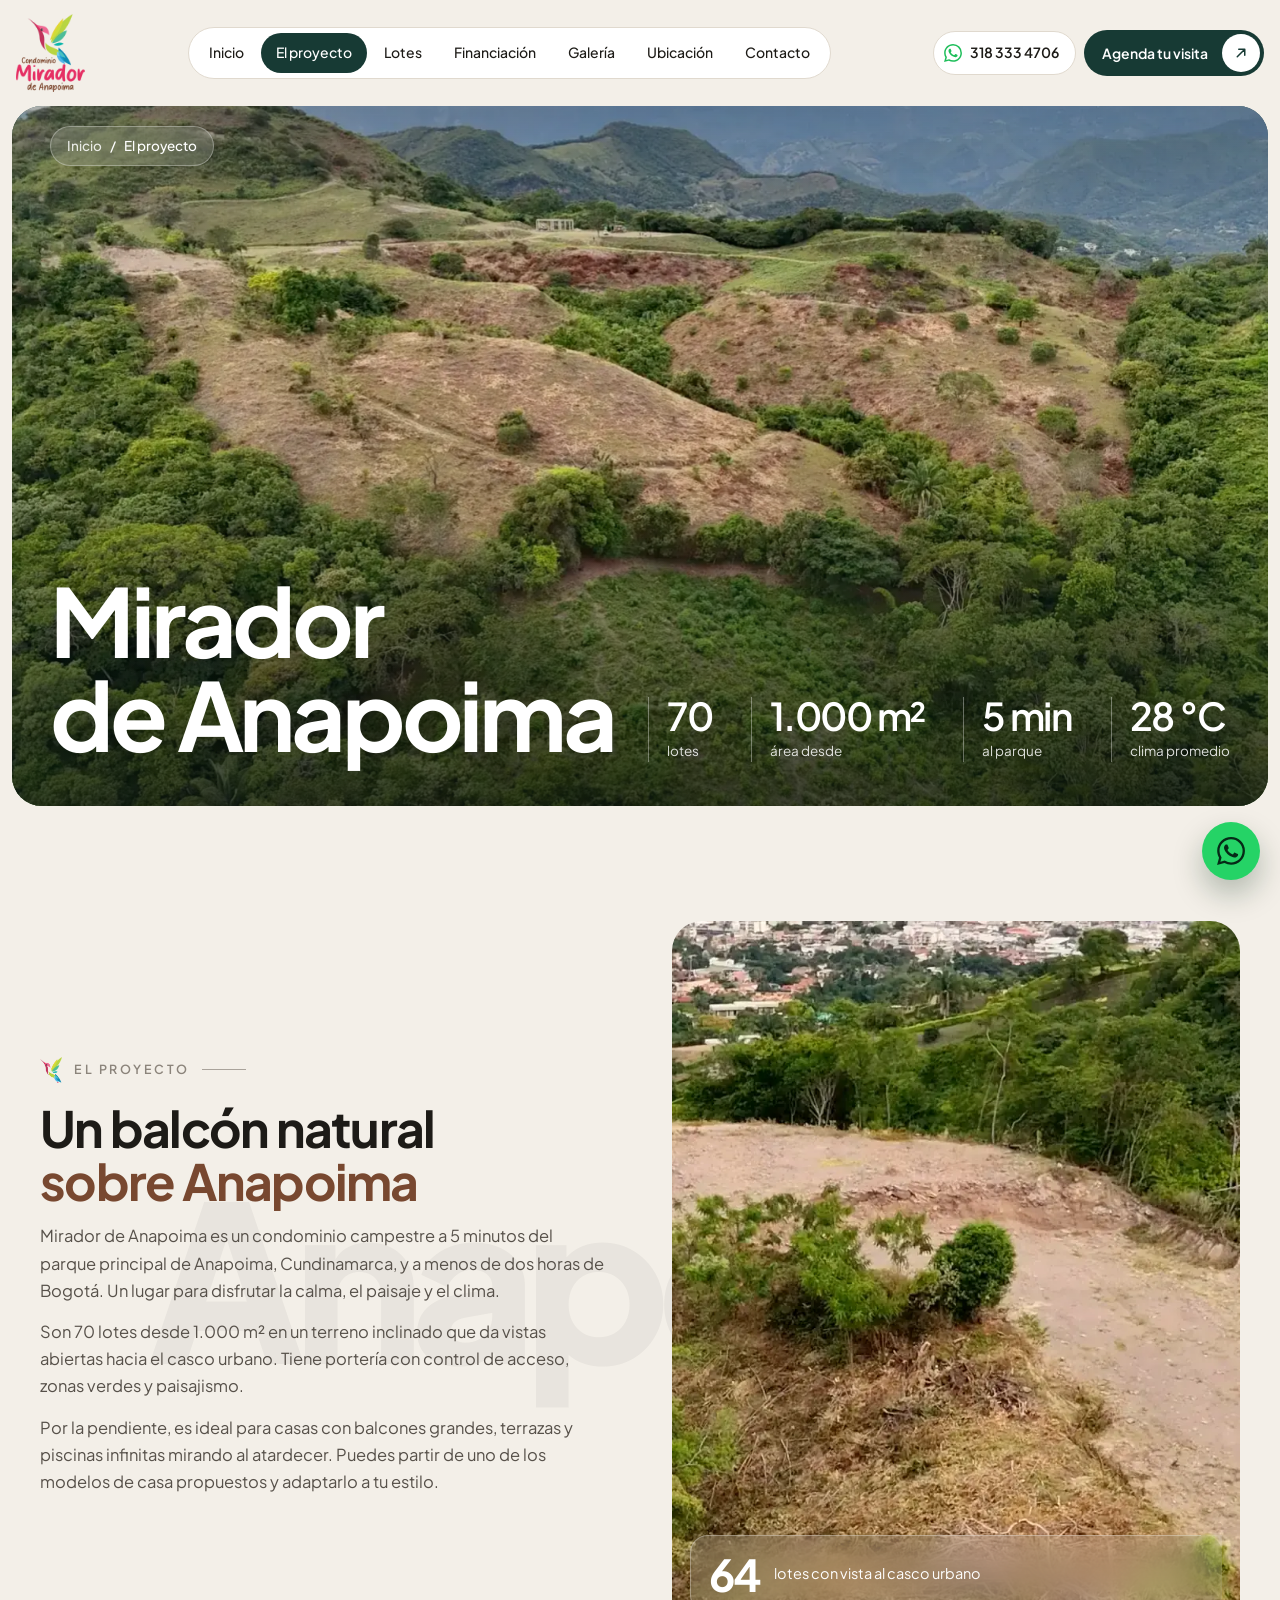
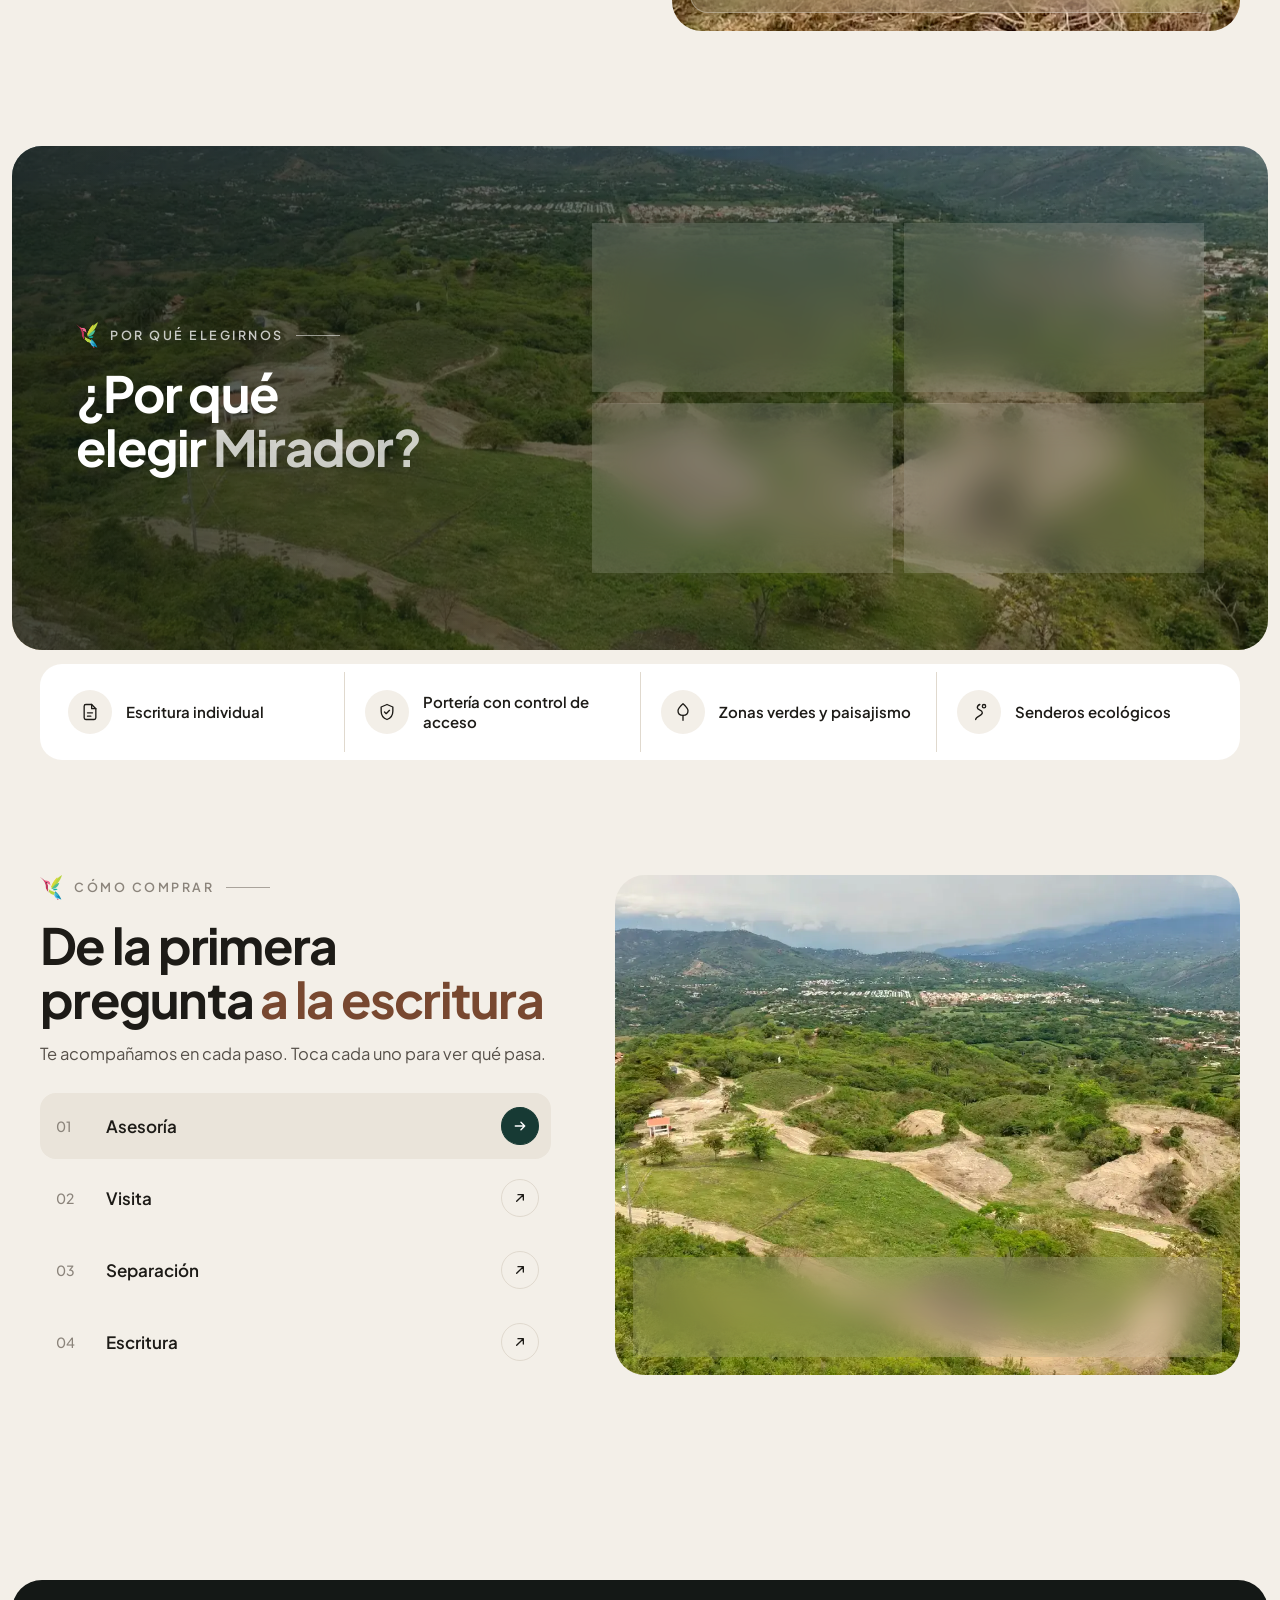
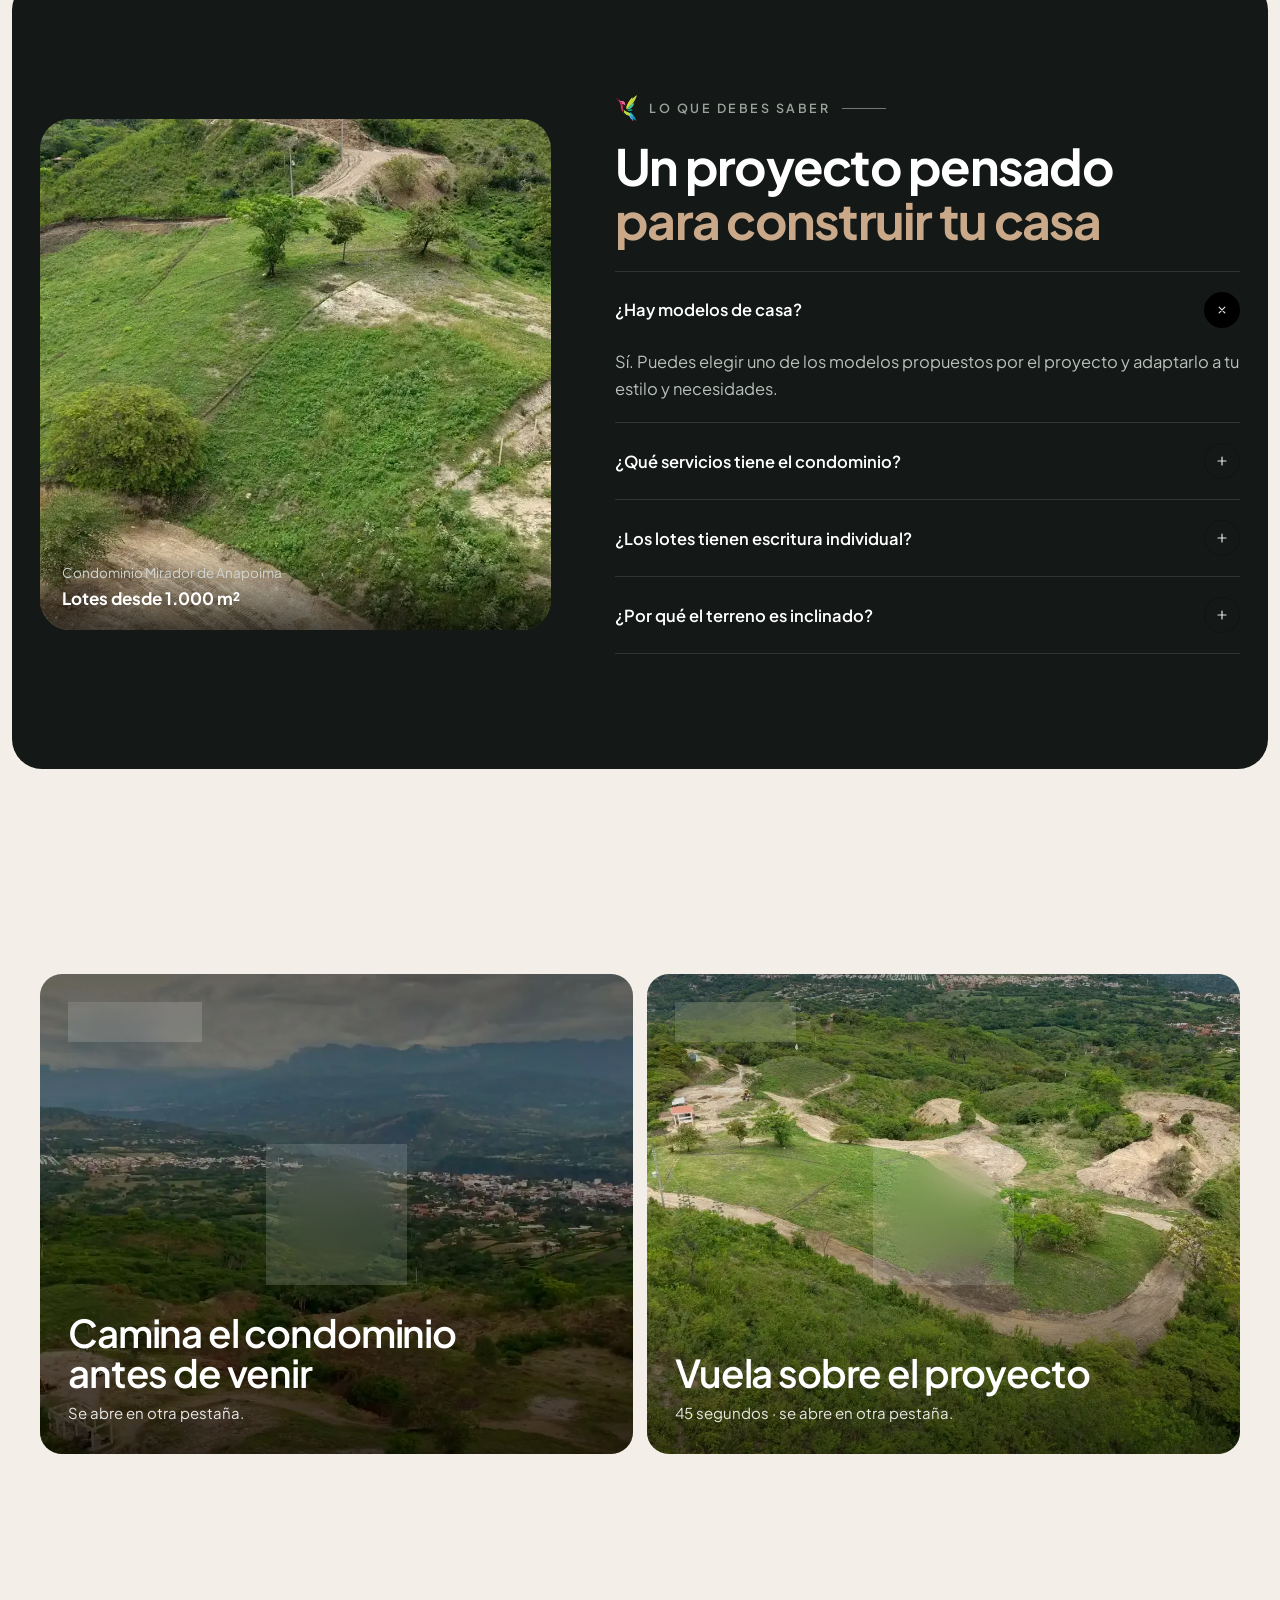
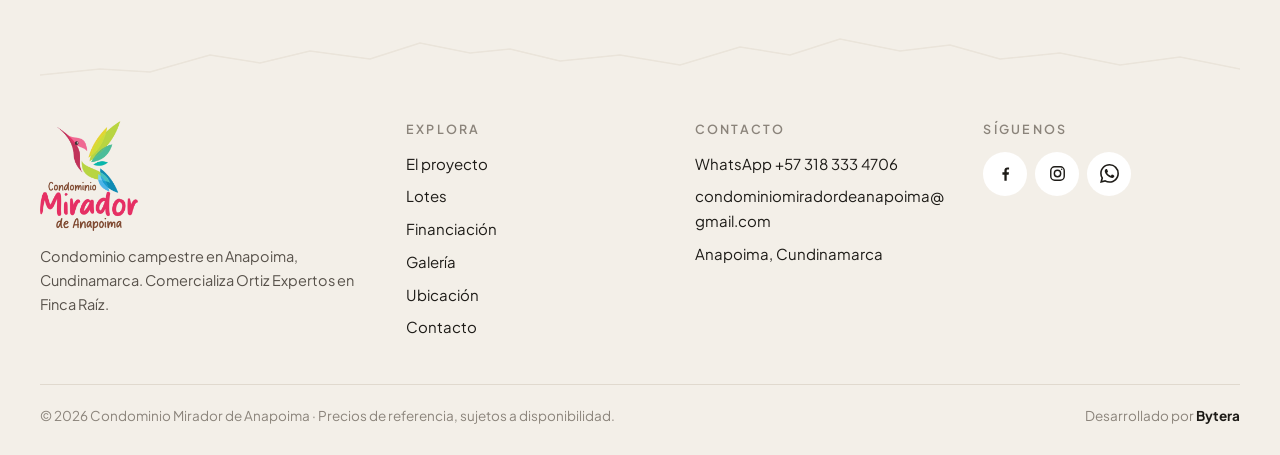
<file: proyecto.html>
<!doctype html>
<html lang="es">
<head>
<meta charset="utf-8">
<meta name="viewport" content="width=device-width, initial-scale=1, viewport-fit=cover">
<title>El proyecto · Mirador de Anapoima</title>
<meta name="description" content="Condominio campestre de 70 lotes desde 1.000 m² con vista al casco urbano de Anapoima.">
<meta name="robots" content="noindex, nofollow">
<link rel="icon" href="fotos/colibri.png">
<link rel="preconnect" href="https://fonts.googleapis.com">
<link rel="preconnect" href="https://fonts.gstatic.com" crossorigin>
<link rel="stylesheet" href="https://fonts.googleapis.com/css2?family=Plus+Jakarta+Sans:wght@400;500;600;700;800&display=swap">
<link rel="stylesheet" href="estilos.css">
</head>
<body data-pagina="proyecto">
<svg width="0" height="0" style="position:absolute" aria-hidden="true">
  <symbol id="i-flecha" viewBox="0 0 24 24"><path fill="none" stroke="currentColor" stroke-width="2" stroke-linecap="round" stroke-linejoin="round" d="M7 17L17 7M9 7h8v8"/></symbol>
  <symbol id="i-der" viewBox="0 0 24 24"><path fill="none" stroke="currentColor" stroke-width="2" stroke-linecap="round" stroke-linejoin="round" d="M5 12h14M13 6l6 6-6 6"/></symbol>
  <symbol id="i-izq" viewBox="0 0 24 24"><path fill="none" stroke="currentColor" stroke-width="2" stroke-linecap="round" stroke-linejoin="round" d="M19 12H5M11 6l-6 6 6 6"/></symbol>
  <symbol id="i-wa" viewBox="0 0 24 24"><path fill="currentColor" d="M17.472 14.382c-.297-.149-1.758-.867-2.03-.967-.273-.099-.471-.148-.67.15-.197.297-.767.966-.94 1.164-.173.199-.347.223-.644.075-.297-.15-1.255-.463-2.39-1.475-.883-.788-1.48-1.761-1.653-2.059-.173-.297-.018-.458.13-.606.134-.133.298-.347.446-.52.149-.174.198-.298.298-.497.099-.198.05-.371-.025-.52-.075-.149-.669-1.612-.916-2.207-.242-.579-.487-.5-.669-.51-.173-.008-.371-.01-.57-.01-.198 0-.52.074-.792.372-.272.297-1.04 1.016-1.04 2.479 0 1.462 1.065 2.875 1.213 3.074.149.198 2.096 3.2 5.077 4.487.709.306 1.262.489 1.694.625.712.227 1.36.195 1.871.118.571-.085 1.758-.719 2.006-1.413.248-.694.248-1.289.173-1.413-.074-.124-.272-.198-.57-.347m-5.421 7.403h-.004a9.87 9.87 0 01-5.031-1.378l-.361-.214-3.741.982.998-3.648-.235-.374a9.86 9.86 0 01-1.51-5.26c.001-5.45 4.436-9.884 9.888-9.884 2.64 0 5.122 1.03 6.988 2.898a9.825 9.825 0 012.893 6.994c-.003 5.45-4.437 9.884-9.885 9.884m8.413-18.297A11.815 11.815 0 0012.05 0C5.495 0 .16 5.335.157 11.892c0 2.096.547 4.142 1.588 5.945L.057 24l6.305-1.654a11.882 11.882 0 005.683 1.448h.005c6.554 0 11.89-5.335 11.893-11.893a11.821 11.821 0 00-3.48-8.413z"/></symbol>
  <symbol id="i-tel" viewBox="0 0 24 24"><path fill="none" stroke="currentColor" stroke-width="1.8" stroke-linecap="round" stroke-linejoin="round" d="M5 4h4l2 5-2.5 1.5a11 11 0 0 0 5 5L15 13l5 2v4a2 2 0 0 1-2 2A16 16 0 0 1 3 6a2 2 0 0 1 2-2"/></symbol>
  <symbol id="i-play" viewBox="0 0 24 24"><path fill="currentColor" d="M7 4.5v15a1 1 0 0 0 1.5.86l12.5-7.5a1 1 0 0 0 0-1.72L8.5 3.64A1 1 0 0 0 7 4.5z"/></symbol>
  <symbol id="i-check" viewBox="0 0 24 24"><path fill="none" stroke="currentColor" stroke-width="2.2" stroke-linecap="round" stroke-linejoin="round" d="M5 12.5l4.5 4.5L19 7.5"/></symbol>
  <symbol id="i-hoja" viewBox="0 0 24 24"><g fill="none" stroke="currentColor" stroke-width="1.6" stroke-linecap="round" stroke-linejoin="round"><path d="M5 19c0-8 5-13 15-14-1 10-6 15-14 15"/><path d="M5 19c3-4 6-7 10-9"/></g></symbol>
  <symbol id="i-casa" viewBox="0 0 24 24"><g fill="none" stroke="currentColor" stroke-width="1.6" stroke-linecap="round" stroke-linejoin="round"><path d="M4 11l8-7 8 7v9a1 1 0 0 1-1 1h-5v-6h-4v6H5a1 1 0 0 1-1-1z"/></g></symbol>
  <symbol id="i-pin" viewBox="0 0 24 24"><g fill="none" stroke="currentColor" stroke-width="1.6" stroke-linecap="round" stroke-linejoin="round"><path d="M12 21s7-6.2 7-12a7 7 0 0 0-14 0c0 5.8 7 12 7 12z"/><circle cx="12" cy="9" r="2.5"/></g></symbol>
  <symbol id="i-sube" viewBox="0 0 24 24"><g fill="none" stroke="currentColor" stroke-width="1.6" stroke-linecap="round" stroke-linejoin="round"><path d="M3 17l6-6 4 4 8-8"/><path d="M15 7h6v6"/></g></symbol>
  <symbol id="i-doc" viewBox="0 0 24 24"><g fill="none" stroke="currentColor" stroke-width="1.6" stroke-linecap="round" stroke-linejoin="round"><path d="M14 3H7a2 2 0 0 0-2 2v14a2 2 0 0 0 2 2h10a2 2 0 0 0 2-2V8z"/><path d="M14 3v5h5M9 13h6M9 17h4"/></g></symbol>
  <symbol id="i-escudo" viewBox="0 0 24 24"><g fill="none" stroke="currentColor" stroke-width="1.6" stroke-linecap="round" stroke-linejoin="round"><path d="M12 3l7 3v5c0 4.5-3 8.5-7 10-4-1.5-7-5.5-7-10V6z"/><path d="M9 12l2 2 4-4"/></g></symbol>
  <symbol id="i-arbol" viewBox="0 0 24 24"><g fill="none" stroke="currentColor" stroke-width="1.6" stroke-linecap="round" stroke-linejoin="round"><path d="M12 22v-6"/><path d="M12 16c-4 0-6-2.5-6-5.5S8.5 5 12 2c3.5 3 6 5.5 6 8.5S16 16 12 16z"/></g></symbol>
  <symbol id="i-sendero" viewBox="0 0 24 24"><g fill="none" stroke="currentColor" stroke-width="1.6" stroke-linecap="round" stroke-linejoin="round"><path d="M8 21c0-4 8-4 8-8s-6-3-6-6 3-4 3-4"/><circle cx="18" cy="5" r="2"/></g></symbol>
  <symbol id="i-cerrar" viewBox="0 0 24 24"><path fill="none" stroke="currentColor" stroke-width="2" stroke-linecap="round" d="M6 6l12 12M18 6L6 18"/></symbol>
  <symbol id="i-menu" viewBox="0 0 24 24"><path fill="none" stroke="currentColor" stroke-width="2" stroke-linecap="round" d="M4 8h16M4 16h16"/></symbol>
  <symbol id="i-fb" viewBox="0 0 24 24"><path fill="currentColor" d="M13.5 21v-7.5h2.5l.4-3h-2.9V8.6c0-.9.3-1.5 1.5-1.5h1.5V4.4c-.3 0-1.2-.1-2.2-.1-2.2 0-3.7 1.3-3.7 3.8v2.4H8.1v3h2.5V21z"/></symbol>
  <symbol id="i-ig" viewBox="0 0 24 24"><g fill="none" stroke="currentColor" stroke-width="1.8"><rect x="3.5" y="3.5" width="17" height="17" rx="5"/><circle cx="12" cy="12" r="4"/><circle cx="17.3" cy="6.7" r=".9" fill="currentColor" stroke="none"/></g></symbol>
</svg>
<a class="saltar" href="#contenido">Ir al contenido</a>
<div class="cab-envoltura" id="cab-env">
<header class="cab" id="cab">
  <a class="cab__logo" href="index.html" aria-label="Condominio Mirador de Anapoima, inicio"><img src="fotos/logo.webp" alt="Condominio Mirador de Anapoima" width="356" height="400"></a>
  <nav class="cab__nav" id="menu" aria-label="Páginas"><a href="index.html">Inicio</a><a href="proyecto.html" aria-current="page">El proyecto</a><a href="lotes.html">Lotes</a><a href="financiacion.html">Financiación</a><a href="galeria.html">Galería</a><a href="ubicacion.html">Ubicación</a><a href="contacto.html">Contacto</a></nav>
  <div class="cab__acc">
    <a class="cab__tel" data-wa="Hola, vengo de la página del Condominio Mirador de Anapoima y quiero más información." data-donde="cabecera" href="#"><svg><use href="#i-wa"/></svg>318 333 4706</a>
    <a class="btn btn--oscuro" href="contacto.html">Agenda tu visita<span class="btn__c"><svg><use href="#i-flecha"/></svg></span></a>
    <button class="cab__menu" type="button" aria-expanded="false" aria-controls="menu" aria-label="Abrir menú"><svg><use href="#i-menu"/></svg></button>
  </div>
</header>
</div>
<main id="contenido">

<div class="marco">
<section class="ph ph--lavilla sobre-foto" aria-labelledby="t-ph">
  <img class="ph__foto" data-parallax src="fotos/montanas.webp" srcset="fotos/montanas-900.webp 900w, fotos/montanas.webp 1600w" sizes="100vw" alt="Lotes del condominio con las montañas al fondo" width="1600" height="900" fetchpriority="high">
  <nav class="migas vidrio" aria-label="Ruta"><a href="index.html">Inicio</a><span aria-hidden="true">/</span><span>El proyecto</span></nav>
  <div class="ph__abajo">
    <h1 id="t-ph" class="entra">Mirador<br>de Anapoima</h1>
    <ul class="ph__datos">
      <li class="entra" style="--d:.15s"><b data-contar="70">70</b><span>lotes</span></li>
      <li class="entra" style="--d:.25s"><b>1.000 m²</b><span>área desde</span></li>
      <li class="entra" style="--d:.35s"><b>5 min</b><span>al parque</span></li>
      <li class="entra" style="--d:.45s"><b>28 °C</b><span>clima promedio</span></li>
    </ul>
  </div>
</section>
</div>

<section class="seccion carril historia" aria-labelledby="t-hist">
  <p class="palabra-fondo" aria-hidden="true">Anapoima</p>
  <div class="historia__in">
    <div data-revelar>
      <p class="ceja"><img src="fotos/colibri.png" alt="" width="172" height="200">El proyecto</p>
      <h2 id="t-hist">Un balcón natural <em>sobre Anapoima</em></h2>
      <p class="texto">Mirador de Anapoima es un condominio campestre a 5 minutos del parque principal de Anapoima, Cundinamarca, y a menos de dos horas de Bogotá. Un lugar para disfrutar la calma, el paisaje y el clima.</p>
      <p class="texto">Son 70 lotes desde 1.000 m² en un terreno inclinado que da vistas abiertas hacia el casco urbano. Tiene portería con control de acceso, zonas verdes y paisajismo.</p>
      <p class="texto">Por la pendiente, es ideal para casas con balcones grandes, terrazas y piscinas infinitas mirando al atardecer. Puedes partir de uno de los modelos de casa propuestos y adaptarlo a tu estilo.</p>
    </div>
    <figure class="historia__foto" data-revelar style="--d:.15s">
      <img src="fotos/mirador-pueblo.webp" alt="Punto alto del condominio con el pueblo al fondo" width="1600" height="900" loading="lazy">
      <figcaption class="vidrio"><b data-contar="70">70</b><span>lotes con vista al casco urbano</span></figcaption>
    </figure>
  </div>
</section>

<section class="marco" aria-labelledby="t-razones">
  <div class="razones sobre-foto">
    <img class="razones__foto" data-parallax src="fotos/vista-pueblo.webp" alt="" width="1600" height="900" loading="lazy">
    <div class="razones__in carril" style="padding:0">
      <div data-revelar><p class="ceja"><img src="fotos/colibri.png" alt="" width="172" height="200">Por qué elegirnos</p><h2 id="t-razones">¿Por qué elegir <em>Mirador?</em></h2></div>
      <div class="razones__grid">
        <div class="vidrio razon" data-revelar><svg><use href="#i-hoja"/></svg><h3>Naturaleza y tranquilidad</h3><p>Disfruta de un ambiente campestre y de un entorno natural.</p></div>
        <div class="vidrio razon" data-revelar style="--d:.1s"><svg><use href="#i-casa"/></svg><h3>Construye tus sueños</h3><p>Proyecta tu espacio según tus sueños y necesidades.</p></div>
        <div class="vidrio razon" data-revelar style="--d:.2s"><svg><use href="#i-pin"/></svg><h3>Cerca de todo</h3><p>A 5 minutos del parque principal y del casco urbano.</p></div>
        <div class="vidrio razon" data-revelar style="--d:.3s"><svg><use href="#i-sube"/></svg><h3>Una inversión para el futuro</h3><p>Adquiere un espacio para construir patrimonio.</p></div>
      </div>
    </div>
  </div>
</section>
<div class="carril">
  <div class="incluye" data-revelar aria-label="El condominio incluye">
    <div><i><svg><use href="#i-doc"/></svg></i><b>Escritura individual</b></div>
    <div><i><svg><use href="#i-escudo"/></svg></i><b>Portería con control de acceso</b></div>
    <div><i><svg><use href="#i-arbol"/></svg></i><b>Zonas verdes y paisajismo</b></div>
    <div><i><svg><use href="#i-sendero"/></svg></i><b>Senderos ecológicos</b></div>
  </div>
</div>

<section class="seccion carril" aria-labelledby="t-proceso">
  <div class="proceso">
    <div data-revelar>
      <p class="ceja"><img src="fotos/colibri.png" alt="" width="172" height="200">Cómo comprar</p>
      <h2 id="t-proceso">De la primera pregunta <em>a la escritura</em></h2>
      <p class="texto">Te acompañamos en cada paso. Toca cada uno para ver qué pasa.</p>
      <ol class="proceso__lista" role="tablist" aria-label="Pasos de la compra">
        <li><button type="button" role="tab" aria-selected="true" data-paso="0"><span>01</span>Asesoría<svg><use href="#i-flecha"/></svg></button></li>
        <li><button type="button" role="tab" aria-selected="false" data-paso="1"><span>02</span>Visita<svg><use href="#i-flecha"/></svg></button></li>
        <li><button type="button" role="tab" aria-selected="false" data-paso="2"><span>03</span>Separación<svg><use href="#i-flecha"/></svg></button></li>
        <li><button type="button" role="tab" aria-selected="false" data-paso="3"><span>04</span>Escritura<svg><use href="#i-flecha"/></svg></button></li>
      </ol>
    </div>
    <div class="proceso__vista" data-revelar style="--d:.15s" aria-live="polite">
      <img id="proceso-img" src="fotos/vista-pueblo.webp" alt="" width="1600" height="900"><img id="proceso-img-2" class="oculta" src="fotos/senderos.webp" alt="" width="1600" height="900">
      <div class="proceso__texto vidrio" id="proceso-texto"><b id="proceso-t">Asesoría</b><p id="proceso-p">Te atendemos, resolvemos tus dudas y te mostramos los lotes disponibles.</p></div>
    </div>
  </div>
</section>

<section class="seccion-oscura" aria-labelledby="t-saber">
  <div class="carril saber">
    <figure class="saber__foto" data-revelar>
      <img src="fotos/lote-arboles.webp" alt="Lote con árboles y pasto" width="1600" height="900" loading="lazy">
      <figcaption>Condominio Mirador de Anapoima<b>Lotes desde 1.000 m²</b></figcaption>
    </figure>
    <div data-revelar style="--d:.1s">
      <p class="ceja"><img src="fotos/colibri.png" alt="" width="172" height="200">Lo que debes saber</p>
      <h2 id="t-saber">Un proyecto pensado <em>para construir tu casa</em></h2>
      <div class="faq faq--oscuro">
        <details open><summary>¿Hay modelos de casa?</summary><p>Sí. Puedes elegir uno de los modelos propuestos por el proyecto y adaptarlo a tu estilo y necesidades.</p></details>
        <details><summary>¿Qué servicios tiene el condominio?</summary><p>Portería con control de acceso, zonas verdes y paisajismo, y senderos ecológicos.</p></details>
        <details><summary>¿Los lotes tienen escritura individual?</summary><p>Sí. Cada lote se entrega con escritura individual a nombre del comprador.</p></details>
        <details><summary>¿Por qué el terreno es inclinado?</summary><p>La pendiente es la que abre la vista hacia el casco urbano. Por eso el proyecto es ideal para casas con balcones grandes, terrazas y piscinas infinitas.</p></details>
      </div>
    </div>
  </div>
</section>

<section class="seccion carril" aria-label="Recorrido y video">
  <div class="doble doble--igual">
    <a class="tour sobre-foto" href="https://360.condominiomiradordeanapoima.com/" target="_blank" rel="noopener" data-evento="abrir_360" data-revelar>
      <img src="fotos/panoramica.webp" alt="" width="2000" height="946" loading="lazy">
      <span class="tour__sello vidrio">Recorrido virtual</span><span class="tour__centro vidrio">360°</span>
      <span><h3>Camina el condominio antes de venir</h3><p>Se abre en otra pestaña.</p></span>
    </a>
    <a class="tour sobre-foto" href="https://condominiomiradordeanapoima.com/wp-content/uploads/2026/01/VID-20260107-WA0024.mp4" target="_blank" rel="noopener" data-evento="ver_video" data-revelar style="--d:.1s">
      <img src="fotos/lotes-verdes.webp" alt="" width="1600" height="900" loading="lazy">
      <span class="tour__sello vidrio">Video del dron</span><span class="tour__centro vidrio"><svg style="width:30px;height:30px;margin-left:4px"><use href="#i-play"/></svg></span>
      <span><h3>Vuela sobre el proyecto</h3><p>45 segundos · se abre en otra pestaña.</p></span>
    </a>
  </div>
</section>

</main>
<footer class="pie">
  <div class="carril">
    <svg class="horizonte" data-revelar viewBox="0 0 1200 60" preserveAspectRatio="none" aria-hidden="true"><path d="M0 50 L60 44 L110 47 L170 30 L220 38 L270 26 L330 34 L380 18 L430 28 L470 24 L520 36 L580 30 L640 40 L700 22 L750 30 L800 14 L860 26 L910 20 L960 34 L1020 28 L1080 40 L1140 32 L1200 44"/></svg>
    <div class="pie__in">
      <div class="pie__marca">
        <img src="fotos/logo.webp" alt="Condominio Mirador de Anapoima" width="356" height="400" loading="lazy">
        <p>Condominio campestre en Anapoima, Cundinamarca. Comercializa Ortiz Expertos en Finca Raíz.</p>
      </div>
      <div>
        <h3>Explora</h3>
        <ul><li><a href="proyecto.html">El proyecto</a></li><li><a href="lotes.html">Lotes</a></li><li><a href="financiacion.html">Financiación</a></li><li><a href="galeria.html">Galería</a></li><li><a href="ubicacion.html">Ubicación</a></li><li><a href="contacto.html">Contacto</a></li></ul>
      </div>
      <div>
        <h3>Contacto</h3>
        <ul>
          <li><a data-wa="Hola, vengo de la página del Condominio Mirador de Anapoima y quiero más información." data-donde="pie" href="#">WhatsApp +57 318 333 4706</a></li>
          <li>condominiomiradordeanapoima@gmail.com</li>
          <li>Anapoima, Cundinamarca</li>
        </ul>
      </div>
      <div>
        <h3>Síguenos</h3>
        <div class="redes">
          <a href="https://www.facebook.com/people/Condominio-Mirador-de-Anapoima/61586547830422/" target="_blank" rel="noopener" aria-label="Facebook"><svg><use href="#i-fb"/></svg></a>
          <a href="https://instagram.com/condominiomiradoranapoima" target="_blank" rel="noopener" aria-label="Instagram"><svg><use href="#i-ig"/></svg></a>
          <a data-wa="Hola, vengo de la página del Condominio Mirador de Anapoima y quiero más información." data-donde="pie-redes" href="#" aria-label="WhatsApp"><svg><use href="#i-wa"/></svg></a>
        </div>
      </div>
    </div>
    <div class="pie__legal">
      <span>© 2026 Condominio Mirador de Anapoima · Precios de referencia, sujetos a disponibilidad.</span>
      <span>Desarrollado por <a href="https://wa.me/573237081669?text=Hola%20Bytera%2C%20vengo%20del%20sitio%20web%20de%20Condominio%20Mirador%20de%20Anapoima%20y%20me%20gust%C3%B3%20mucho.%20Quiero%20cotizar%20un%20sitio%20web%20profesional%20para%20mi%20negocio.%20%C2%BFCu%C3%A1ndo%20podemos%20hablar%3F" target="_blank" rel="noopener" style="text-decoration:none"><b>Bytera</b></a></span>
    </div>
  </div>
</footer>
<a class="wa-flota" data-wa="Hola, vengo de la página del Condominio Mirador de Anapoima y quiero más información." data-donde="flotante" href="#" aria-label="Escríbenos por WhatsApp"><svg><use href="#i-wa"/></svg></a>
<div class="barra-movil">
  <a class="btn btn--wa" data-wa="Hola, vengo de la página del Condominio Mirador de Anapoima y quiero más información." data-donde="barra-movil" href="#">WhatsApp</a>
  <a class="btn btn--oscuro" href="lotes.html">Ver lotes</a>
</div>
<dialog class="visor" id="visor" aria-label="Fotos del condominio">
  <div class="visor__in">
    <div class="visor__cab"><span id="visor-txt"></span><button type="button" data-cerrar aria-label="Cerrar"><svg><use href="#i-cerrar"/></svg></button></div>
    <div class="visor__img"><img id="visor-img" alt=""></div>
    <div class="visor__pie"><button type="button" data-ant aria-label="Foto anterior"><svg><use href="#i-izq"/></svg></button><button type="button" data-sig aria-label="Foto siguiente"><svg><use href="#i-der"/></svg></button></div>
  </div>
</dialog>
<script src="app.js" defer></script>
</body>
</html>
</file>
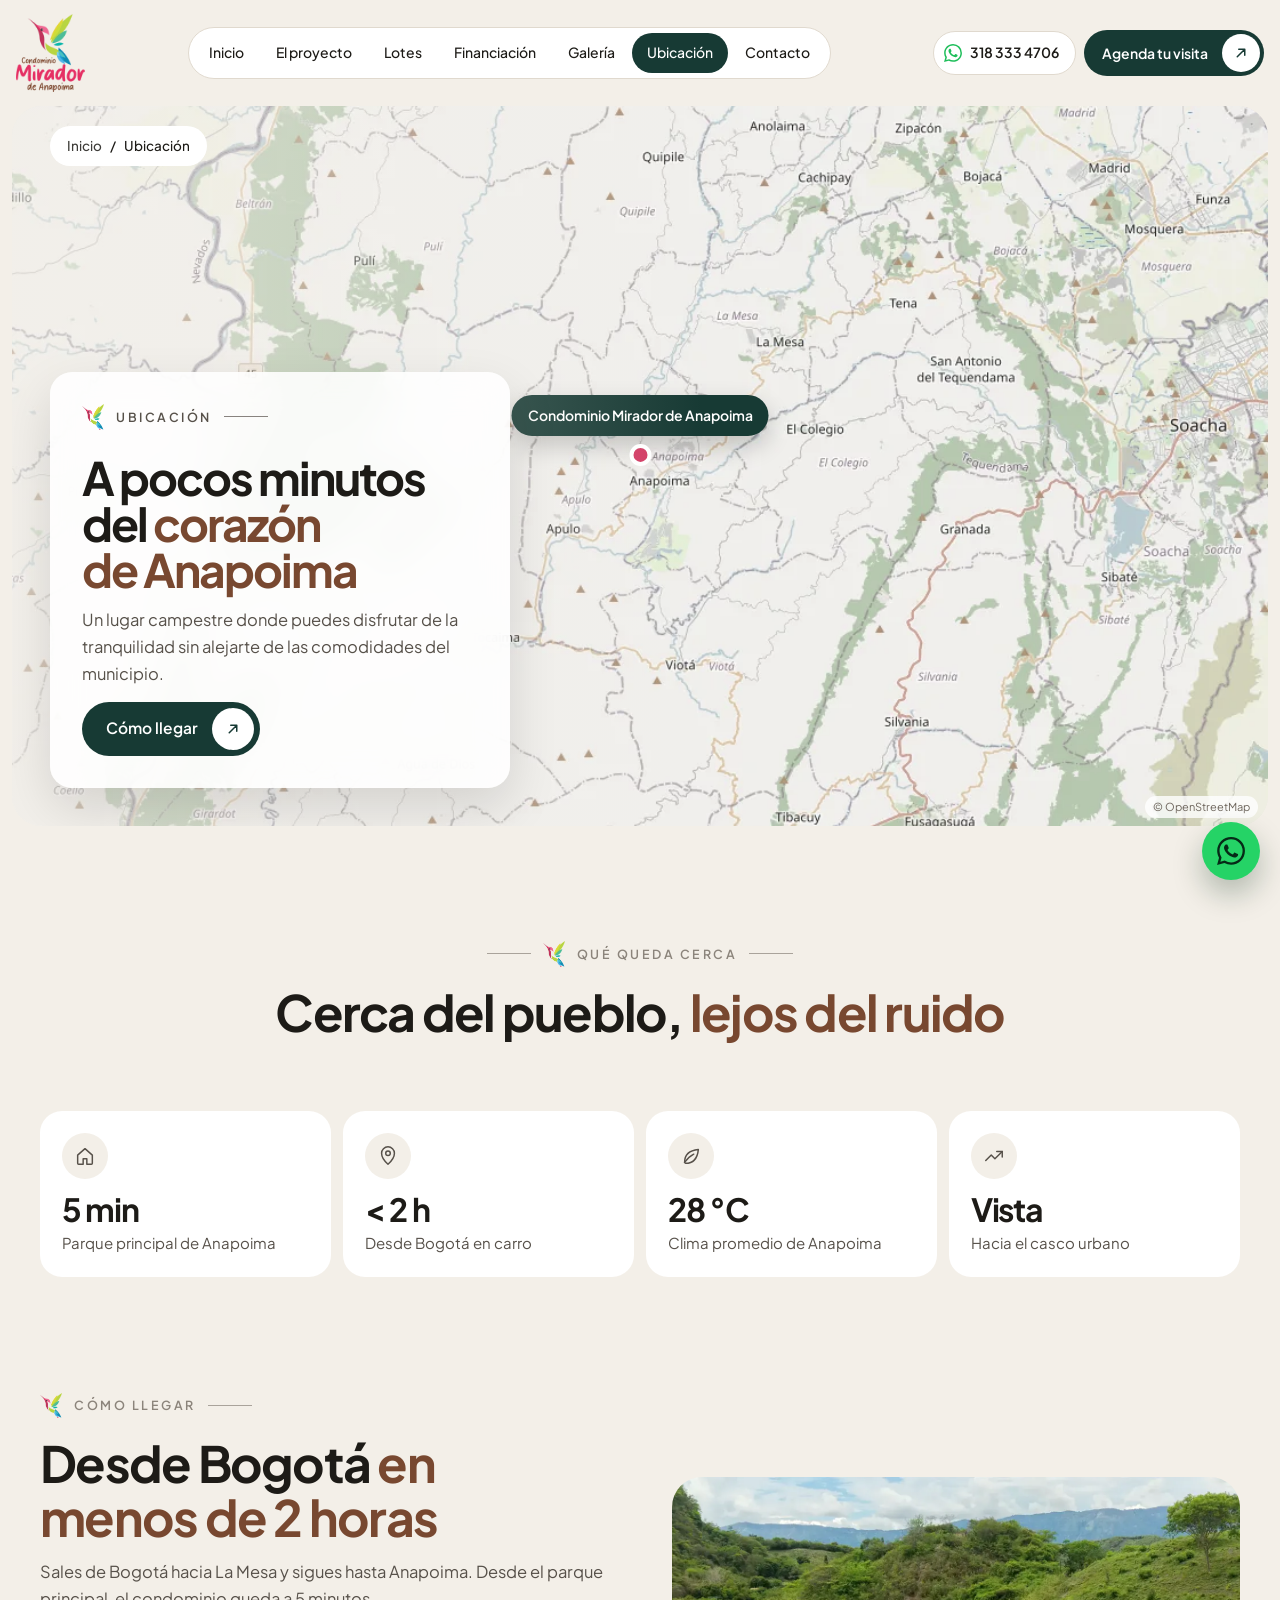
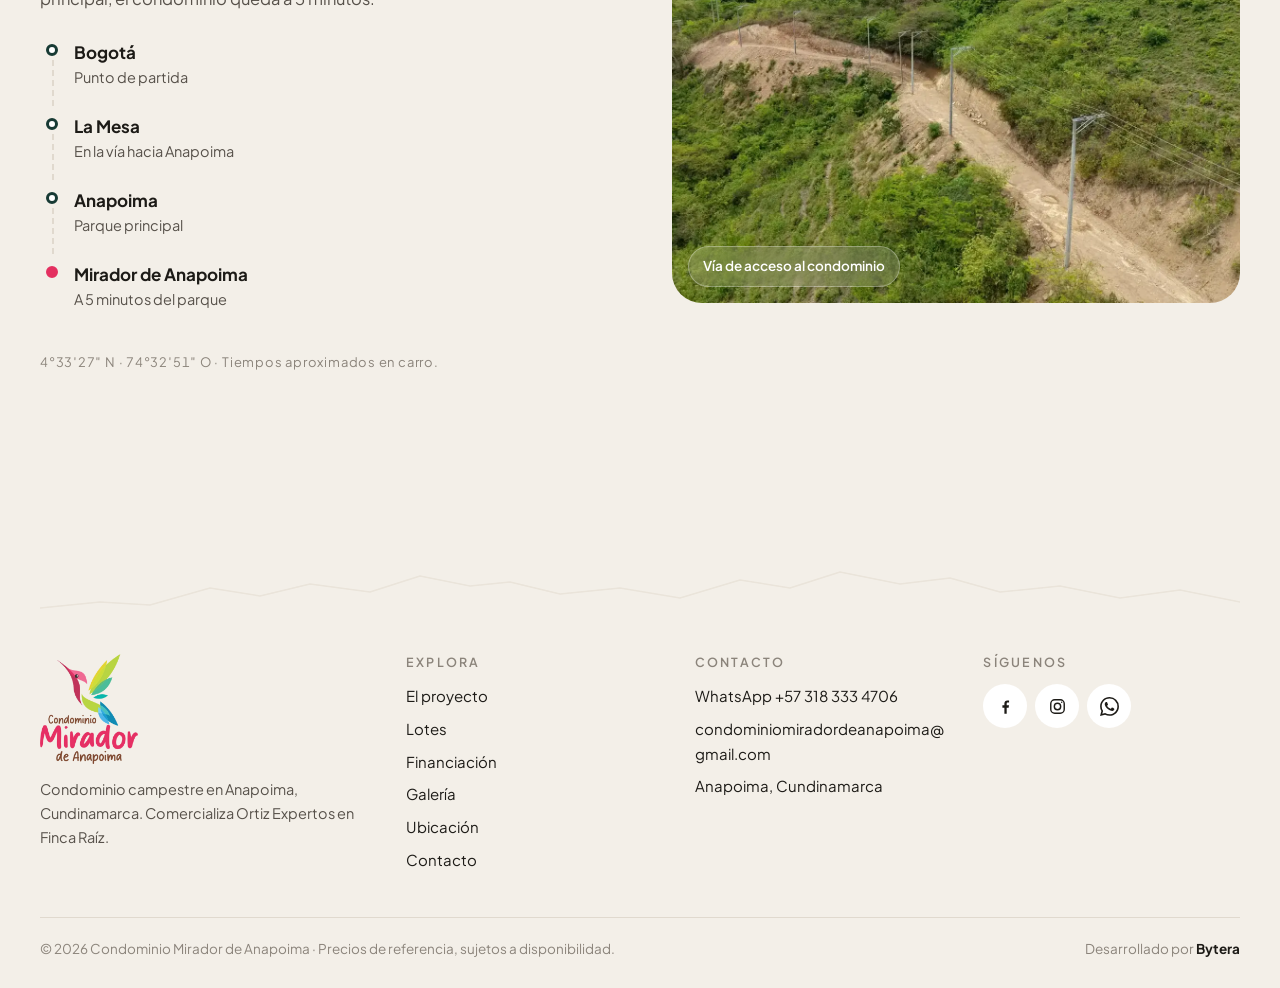
<file: ubicacion.html>
<!doctype html>
<html lang="es">
<head>
<meta charset="utf-8">
<meta name="viewport" content="width=device-width, initial-scale=1, viewport-fit=cover">
<title>Ubicación · Mirador de Anapoima</title>
<meta name="description" content="A 5 minutos del parque principal de Anapoima y a menos de 2 horas de Bogotá.">
<meta name="robots" content="noindex, nofollow">
<link rel="icon" href="fotos/colibri.png">
<link rel="preconnect" href="https://fonts.googleapis.com">
<link rel="preconnect" href="https://fonts.gstatic.com" crossorigin>
<link rel="stylesheet" href="https://fonts.googleapis.com/css2?family=Plus+Jakarta+Sans:wght@400;500;600;700;800&display=swap">
<link rel="stylesheet" href="estilos.css">
</head>
<body data-pagina="ubicacion">
<svg width="0" height="0" style="position:absolute" aria-hidden="true">
  <symbol id="i-flecha" viewBox="0 0 24 24"><path fill="none" stroke="currentColor" stroke-width="2" stroke-linecap="round" stroke-linejoin="round" d="M7 17L17 7M9 7h8v8"/></symbol>
  <symbol id="i-der" viewBox="0 0 24 24"><path fill="none" stroke="currentColor" stroke-width="2" stroke-linecap="round" stroke-linejoin="round" d="M5 12h14M13 6l6 6-6 6"/></symbol>
  <symbol id="i-izq" viewBox="0 0 24 24"><path fill="none" stroke="currentColor" stroke-width="2" stroke-linecap="round" stroke-linejoin="round" d="M19 12H5M11 6l-6 6 6 6"/></symbol>
  <symbol id="i-wa" viewBox="0 0 24 24"><path fill="currentColor" d="M17.472 14.382c-.297-.149-1.758-.867-2.03-.967-.273-.099-.471-.148-.67.15-.197.297-.767.966-.94 1.164-.173.199-.347.223-.644.075-.297-.15-1.255-.463-2.39-1.475-.883-.788-1.48-1.761-1.653-2.059-.173-.297-.018-.458.13-.606.134-.133.298-.347.446-.52.149-.174.198-.298.298-.497.099-.198.05-.371-.025-.52-.075-.149-.669-1.612-.916-2.207-.242-.579-.487-.5-.669-.51-.173-.008-.371-.01-.57-.01-.198 0-.52.074-.792.372-.272.297-1.04 1.016-1.04 2.479 0 1.462 1.065 2.875 1.213 3.074.149.198 2.096 3.2 5.077 4.487.709.306 1.262.489 1.694.625.712.227 1.36.195 1.871.118.571-.085 1.758-.719 2.006-1.413.248-.694.248-1.289.173-1.413-.074-.124-.272-.198-.57-.347m-5.421 7.403h-.004a9.87 9.87 0 01-5.031-1.378l-.361-.214-3.741.982.998-3.648-.235-.374a9.86 9.86 0 01-1.51-5.26c.001-5.45 4.436-9.884 9.888-9.884 2.64 0 5.122 1.03 6.988 2.898a9.825 9.825 0 012.893 6.994c-.003 5.45-4.437 9.884-9.885 9.884m8.413-18.297A11.815 11.815 0 0012.05 0C5.495 0 .16 5.335.157 11.892c0 2.096.547 4.142 1.588 5.945L.057 24l6.305-1.654a11.882 11.882 0 005.683 1.448h.005c6.554 0 11.89-5.335 11.893-11.893a11.821 11.821 0 00-3.48-8.413z"/></symbol>
  <symbol id="i-tel" viewBox="0 0 24 24"><path fill="none" stroke="currentColor" stroke-width="1.8" stroke-linecap="round" stroke-linejoin="round" d="M5 4h4l2 5-2.5 1.5a11 11 0 0 0 5 5L15 13l5 2v4a2 2 0 0 1-2 2A16 16 0 0 1 3 6a2 2 0 0 1 2-2"/></symbol>
  <symbol id="i-play" viewBox="0 0 24 24"><path fill="currentColor" d="M7 4.5v15a1 1 0 0 0 1.5.86l12.5-7.5a1 1 0 0 0 0-1.72L8.5 3.64A1 1 0 0 0 7 4.5z"/></symbol>
  <symbol id="i-check" viewBox="0 0 24 24"><path fill="none" stroke="currentColor" stroke-width="2.2" stroke-linecap="round" stroke-linejoin="round" d="M5 12.5l4.5 4.5L19 7.5"/></symbol>
  <symbol id="i-hoja" viewBox="0 0 24 24"><g fill="none" stroke="currentColor" stroke-width="1.6" stroke-linecap="round" stroke-linejoin="round"><path d="M5 19c0-8 5-13 15-14-1 10-6 15-14 15"/><path d="M5 19c3-4 6-7 10-9"/></g></symbol>
  <symbol id="i-casa" viewBox="0 0 24 24"><g fill="none" stroke="currentColor" stroke-width="1.6" stroke-linecap="round" stroke-linejoin="round"><path d="M4 11l8-7 8 7v9a1 1 0 0 1-1 1h-5v-6h-4v6H5a1 1 0 0 1-1-1z"/></g></symbol>
  <symbol id="i-pin" viewBox="0 0 24 24"><g fill="none" stroke="currentColor" stroke-width="1.6" stroke-linecap="round" stroke-linejoin="round"><path d="M12 21s7-6.2 7-12a7 7 0 0 0-14 0c0 5.8 7 12 7 12z"/><circle cx="12" cy="9" r="2.5"/></g></symbol>
  <symbol id="i-sube" viewBox="0 0 24 24"><g fill="none" stroke="currentColor" stroke-width="1.6" stroke-linecap="round" stroke-linejoin="round"><path d="M3 17l6-6 4 4 8-8"/><path d="M15 7h6v6"/></g></symbol>
  <symbol id="i-doc" viewBox="0 0 24 24"><g fill="none" stroke="currentColor" stroke-width="1.6" stroke-linecap="round" stroke-linejoin="round"><path d="M14 3H7a2 2 0 0 0-2 2v14a2 2 0 0 0 2 2h10a2 2 0 0 0 2-2V8z"/><path d="M14 3v5h5M9 13h6M9 17h4"/></g></symbol>
  <symbol id="i-escudo" viewBox="0 0 24 24"><g fill="none" stroke="currentColor" stroke-width="1.6" stroke-linecap="round" stroke-linejoin="round"><path d="M12 3l7 3v5c0 4.5-3 8.5-7 10-4-1.5-7-5.5-7-10V6z"/><path d="M9 12l2 2 4-4"/></g></symbol>
  <symbol id="i-arbol" viewBox="0 0 24 24"><g fill="none" stroke="currentColor" stroke-width="1.6" stroke-linecap="round" stroke-linejoin="round"><path d="M12 22v-6"/><path d="M12 16c-4 0-6-2.5-6-5.5S8.5 5 12 2c3.5 3 6 5.5 6 8.5S16 16 12 16z"/></g></symbol>
  <symbol id="i-sendero" viewBox="0 0 24 24"><g fill="none" stroke="currentColor" stroke-width="1.6" stroke-linecap="round" stroke-linejoin="round"><path d="M8 21c0-4 8-4 8-8s-6-3-6-6 3-4 3-4"/><circle cx="18" cy="5" r="2"/></g></symbol>
  <symbol id="i-cerrar" viewBox="0 0 24 24"><path fill="none" stroke="currentColor" stroke-width="2" stroke-linecap="round" d="M6 6l12 12M18 6L6 18"/></symbol>
  <symbol id="i-menu" viewBox="0 0 24 24"><path fill="none" stroke="currentColor" stroke-width="2" stroke-linecap="round" d="M4 8h16M4 16h16"/></symbol>
  <symbol id="i-fb" viewBox="0 0 24 24"><path fill="currentColor" d="M13.5 21v-7.5h2.5l.4-3h-2.9V8.6c0-.9.3-1.5 1.5-1.5h1.5V4.4c-.3 0-1.2-.1-2.2-.1-2.2 0-3.7 1.3-3.7 3.8v2.4H8.1v3h2.5V21z"/></symbol>
  <symbol id="i-ig" viewBox="0 0 24 24"><g fill="none" stroke="currentColor" stroke-width="1.8"><rect x="3.5" y="3.5" width="17" height="17" rx="5"/><circle cx="12" cy="12" r="4"/><circle cx="17.3" cy="6.7" r=".9" fill="currentColor" stroke="none"/></g></symbol>
</svg>
<a class="saltar" href="#contenido">Ir al contenido</a>
<div class="cab-envoltura" id="cab-env">
<header class="cab" id="cab">
  <a class="cab__logo" href="index.html" aria-label="Condominio Mirador de Anapoima, inicio"><img src="fotos/logo.webp" alt="Condominio Mirador de Anapoima" width="356" height="400"></a>
  <nav class="cab__nav" id="menu" aria-label="Páginas"><a href="index.html">Inicio</a><a href="proyecto.html">El proyecto</a><a href="lotes.html">Lotes</a><a href="financiacion.html">Financiación</a><a href="galeria.html">Galería</a><a href="ubicacion.html" aria-current="page">Ubicación</a><a href="contacto.html">Contacto</a></nav>
  <div class="cab__acc">
    <a class="cab__tel" data-wa="Hola, vengo de la página del Condominio Mirador de Anapoima y quiero más información." data-donde="cabecera" href="#"><svg><use href="#i-wa"/></svg>318 333 4706</a>
    <a class="btn btn--oscuro" href="contacto.html">Agenda tu visita<span class="btn__c"><svg><use href="#i-flecha"/></svg></span></a>
    <button class="cab__menu" type="button" aria-expanded="false" aria-controls="menu" aria-label="Abrir menú"><svg><use href="#i-menu"/></svg></button>
  </div>
</header>
</div>
<main id="contenido">

<div class="marco">
<section class="ph ph--mapa" aria-labelledby="t-ph">
  <a class="ph__mapa" href="https://www.google.com/maps?q=4.5575911,-74.5475816" target="_blank" rel="noopener" data-evento="abrir_mapa" aria-label="Abrir la ubicación en Google Maps">
    <img src="fotos/mapa.webp" alt="Mapa de la región de Anapoima, Cundinamarca" width="1100" height="760" fetchpriority="high">
    <span class="mapa__pin"><span class="mapa__etq">Condominio Mirador de Anapoima</span><span class="mapa__punto"></span></span>
    <span class="mapa__cred">© OpenStreetMap</span>
  </a>
  <nav class="migas vidrio" aria-label="Ruta"><a href="index.html">Inicio</a><span aria-hidden="true">/</span><span>Ubicación</span></nav>
  <div class="ph__tarjeta vidrio-claro entra" style="--d:.2s">
    <p class="ceja" style="margin-bottom:10px"><img src="fotos/colibri.png" alt="" width="172" height="200">Ubicación</p>
    <h1 id="t-ph">A pocos minutos del <em>corazón de Anapoima</em></h1>
    <p>Un lugar campestre donde puedes disfrutar de la tranquilidad sin alejarte de las comodidades del municipio.</p>
    <a class="btn btn--oscuro" href="https://www.google.com/maps/dir/?api=1&amp;destination=4.5575911,-74.5475816" target="_blank" rel="noopener" data-evento="abrir_mapa">Cómo llegar<span class="btn__c"><svg><use href="#i-flecha"/></svg></span></a>
  </div>
</section>
</div>

<section class="seccion carril" aria-labelledby="t-cerca">
  <div class="intro__titulo" data-revelar><p class="ceja"><img src="fotos/colibri.png" alt="" width="172" height="200">Qué queda cerca</p><h2 id="t-cerca">Cerca del pueblo, <em>lejos del ruido</em></h2></div>
  <div class="cercanos">
    <div class="cercano" data-revelar><span class="cercano__ic"><svg><use href="#i-casa"/></svg></span><b>5 min</b><span>Parque principal de Anapoima</span></div>
    <div class="cercano" data-revelar style="--d:.1s"><span class="cercano__ic"><svg><use href="#i-pin"/></svg></span><b>&lt; 2 h</b><span>Desde Bogotá en carro</span></div>
    <div class="cercano" data-revelar style="--d:.2s"><span class="cercano__ic"><svg><use href="#i-hoja"/></svg></span><b>28 °C</b><span>Clima promedio de Anapoima</span></div>
    <div class="cercano" data-revelar style="--d:.3s"><span class="cercano__ic"><svg><use href="#i-sube"/></svg></span><b>Vista</b><span>Hacia el casco urbano</span></div>
  </div>
</section>

<section class="carril" aria-labelledby="t-ruta" style="padding-bottom:clamp(72px,9vw,120px)">
  <div class="ruta-bloque">
    <div data-revelar>
      <p class="ceja"><img src="fotos/colibri.png" alt="" width="172" height="200">Cómo llegar</p>
      <h2 id="t-ruta">Desde Bogotá <em>en menos de 2 horas</em></h2>
      <p class="texto">Sales de Bogotá hacia La Mesa y sigues hasta Anapoima. Desde el parque principal, el condominio queda a 5 minutos.</p>
      <ol class="ruta">
        <li><b>Bogotá</b><span>Punto de partida</span></li>
        <li><b>La Mesa</b><span>En la vía hacia Anapoima</span></li>
        <li><b>Anapoima</b><span>Parque principal</span></li>
        <li class="ruta__fin"><b>Mirador de Anapoima</b><span>A 5 minutos del parque</span></li>
      </ol>
      <p class="coord">4°33′27″ N · 74°32′51″ O · Tiempos aproximados en carro.</p>
    </div>
    <figure class="ruta-bloque__foto" data-revelar style="--d:.1s">
      <img src="fotos/via-postes.webp" alt="Vía de acceso al condominio" width="1600" height="900" loading="lazy">
      <figcaption class="vidrio">Vía de acceso al condominio</figcaption>
    </figure>
  </div>
</section>

</main>
<footer class="pie">
  <div class="carril">
    <svg class="horizonte" data-revelar viewBox="0 0 1200 60" preserveAspectRatio="none" aria-hidden="true"><path d="M0 50 L60 44 L110 47 L170 30 L220 38 L270 26 L330 34 L380 18 L430 28 L470 24 L520 36 L580 30 L640 40 L700 22 L750 30 L800 14 L860 26 L910 20 L960 34 L1020 28 L1080 40 L1140 32 L1200 44"/></svg>
    <div class="pie__in">
      <div class="pie__marca">
        <img src="fotos/logo.webp" alt="Condominio Mirador de Anapoima" width="356" height="400" loading="lazy">
        <p>Condominio campestre en Anapoima, Cundinamarca. Comercializa Ortiz Expertos en Finca Raíz.</p>
      </div>
      <div>
        <h3>Explora</h3>
        <ul><li><a href="proyecto.html">El proyecto</a></li><li><a href="lotes.html">Lotes</a></li><li><a href="financiacion.html">Financiación</a></li><li><a href="galeria.html">Galería</a></li><li><a href="ubicacion.html">Ubicación</a></li><li><a href="contacto.html">Contacto</a></li></ul>
      </div>
      <div>
        <h3>Contacto</h3>
        <ul>
          <li><a data-wa="Hola, vengo de la página del Condominio Mirador de Anapoima y quiero más información." data-donde="pie" href="#">WhatsApp +57 318 333 4706</a></li>
          <li>condominiomiradordeanapoima@gmail.com</li>
          <li>Anapoima, Cundinamarca</li>
        </ul>
      </div>
      <div>
        <h3>Síguenos</h3>
        <div class="redes">
          <a href="https://www.facebook.com/people/Condominio-Mirador-de-Anapoima/61586547830422/" target="_blank" rel="noopener" aria-label="Facebook"><svg><use href="#i-fb"/></svg></a>
          <a href="https://instagram.com/condominiomiradoranapoima" target="_blank" rel="noopener" aria-label="Instagram"><svg><use href="#i-ig"/></svg></a>
          <a data-wa="Hola, vengo de la página del Condominio Mirador de Anapoima y quiero más información." data-donde="pie-redes" href="#" aria-label="WhatsApp"><svg><use href="#i-wa"/></svg></a>
        </div>
      </div>
    </div>
    <div class="pie__legal">
      <span>© 2026 Condominio Mirador de Anapoima · Precios de referencia, sujetos a disponibilidad.</span>
      <span>Desarrollado por <a href="https://wa.me/573237081669?text=Hola%20Bytera%2C%20vengo%20del%20sitio%20web%20de%20Condominio%20Mirador%20de%20Anapoima%20y%20me%20gust%C3%B3%20mucho.%20Quiero%20cotizar%20un%20sitio%20web%20profesional%20para%20mi%20negocio.%20%C2%BFCu%C3%A1ndo%20podemos%20hablar%3F" target="_blank" rel="noopener" style="text-decoration:none"><b>Bytera</b></a></span>
    </div>
  </div>
</footer>
<a class="wa-flota" data-wa="Hola, vengo de la página del Condominio Mirador de Anapoima y quiero más información." data-donde="flotante" href="#" aria-label="Escríbenos por WhatsApp"><svg><use href="#i-wa"/></svg></a>
<div class="barra-movil">
  <a class="btn btn--wa" data-wa="Hola, vengo de la página del Condominio Mirador de Anapoima y quiero más información." data-donde="barra-movil" href="#">WhatsApp</a>
  <a class="btn btn--oscuro" href="lotes.html">Ver lotes</a>
</div>
<dialog class="visor" id="visor" aria-label="Fotos del condominio">
  <div class="visor__in">
    <div class="visor__cab"><span id="visor-txt"></span><button type="button" data-cerrar aria-label="Cerrar"><svg><use href="#i-cerrar"/></svg></button></div>
    <div class="visor__img"><img id="visor-img" alt=""></div>
    <div class="visor__pie"><button type="button" data-ant aria-label="Foto anterior"><svg><use href="#i-izq"/></svg></button><button type="button" data-sig aria-label="Foto siguiente"><svg><use href="#i-der"/></svg></button></div>
  </div>
</dialog>
<script src="app.js" defer></script>
</body>
</html>
</file>
<file: estilos.css>
/* Lenguaje de las referencias: foto dentro de un marco redondeado sobre fondo crema, menú de vidrio,
   serif elegante con cursivas + sans limpia, datos en tarjetas de vidrio, pastillas con flecha en círculo,
   bloque verde profundo de contraste. El magenta del logo queda como acento fino. Apariencia clara a propósito. */
:root{
  color-scheme:light;
  --crema:#F3EFE8;
  --crema-2:#EAE4DA;
  --blanco:#FFFFFF;
  --tinta:#1D1B17;
  --tinta-2:#57514A;
  --gris:#8B847B;
  --linea:#E0D9CE;
  --verde:#173A34;
  --verde-2:#21493F;
  --cafe:#784830;
  --magenta:#E43060;
  --sobre-verde:#D9E0DA;
  --sobre-verde-2:#9DAEA3;
  --acento:#D23A63;
  --disponible:#7FA05A;
  --reservado:#D6A85A;
  --vendido:#CBC4B9;
  --whatsapp:#25D366;
  --whatsapp-tinta:#062A17;
  --f-sans:'Plus Jakarta Sans',system-ui,-apple-system,'Segoe UI',sans-serif;
  --r-marco:30px; --r-tarjeta:22px; --r-chico:14px;
  --curva:cubic-bezier(.22,.8,.26,1);
  --carril:1240px;
}
*,*::before,*::after{box-sizing:border-box}
[hidden]{display:none!important}
html{scroll-behavior:smooth;scroll-padding-top:90px;overflow-x:clip}
body{margin:0;background:var(--crema);color:var(--tinta);font-family:var(--f-sans);font-size:16.5px;line-height:1.65;-webkit-font-smoothing:antialiased;overflow-x:clip}
img{max-width:100%;height:auto;display:block}
a{color:inherit}
button,input,select{font:inherit;color:inherit}
:focus-visible{outline:2px solid var(--tinta);outline-offset:3px}
.sobre-foto :focus-visible,.verde :focus-visible{outline-color:#fff}
.sr-only{position:absolute!important;width:1px;height:1px;padding:0;margin:-1px;overflow:hidden;clip:rect(0,0,0,0);white-space:nowrap;border:0}
.carril{max-width:var(--carril);margin:0 auto;padding-left:max(20px,env(safe-area-inset-left,0px));padding-right:max(20px,env(safe-area-inset-right,0px))}
.marco{margin-inline:max(12px,env(safe-area-inset-left,0px))}
.saltar{position:fixed;top:-100px;left:16px;z-index:100;padding:12px 18px;background:#fff;border-radius:999px;font-weight:600}
.saltar:focus{top:12px}

/* Tipos */
h1,h2,h3{margin:0;font-weight:400;text-wrap:balance}
h2{font-family:var(--f-sans);font-weight:700;font-size:clamp(32px,3.9vw,52px);line-height:1.08;letter-spacing:-.035em}
h2 em,h1 em{font-style:normal;color:var(--cafe)}
h3{font-family:var(--f-sans);font-weight:600;font-size:18px;line-height:1.3}
.ceja{display:flex;align-items:center;gap:12px;margin:0 0 18px;font-size:12.5px;font-weight:600;letter-spacing:.2em;text-transform:uppercase;color:var(--gris)}
.ceja::after{content:"";width:44px;height:1px;background:currentColor;opacity:.7}
.ceja img{width:22px;height:auto;flex:none}
.texto{color:var(--tinta-2);margin:14px 0 0;max-width:52ch}
.seccion{padding-block:clamp(72px,9vw,120px)}

/* Botones: pastilla con flecha en círculo */
.btn{display:inline-flex;align-items:center;gap:14px;min-height:54px;padding:6px 6px 6px 24px;border-radius:999px;font-weight:600;font-size:15.5px;text-decoration:none;border:0;cursor:pointer;transition:background .25s,color .25s,transform .25s var(--curva);white-space:nowrap;line-height:1.2}
.btn__c{display:grid;place-items:center;width:42px;height:42px;border-radius:50%;flex:none;transition:transform .35s var(--curva)}
.btn__c svg{width:18px;height:18px}
.btn:hover .btn__c{transform:rotate(45deg)}
.btn--oscuro{background:var(--verde);color:#fff}
.btn--oscuro .btn__c{background:#fff;color:var(--verde)}
.btn--oscuro:hover{background:#15211B}
.btn--blanco{background:#fff;color:var(--tinta)}
.btn--blanco .btn__c{background:var(--verde);color:#fff}
.btn--vidrio{background:rgba(255,255,255,.16);color:#fff;border:1px solid rgba(255,255,255,.35);backdrop-filter:blur(14px);-webkit-backdrop-filter:blur(14px)}
.btn--vidrio .btn__c{background:var(--whatsapp);color:var(--whatsapp-tinta)}
.btn--wa{background:var(--whatsapp);color:var(--whatsapp-tinta)}
.btn--wa .btn__c{background:#fff;color:var(--whatsapp-tinta)}
.btn--linea{background:transparent;color:var(--tinta);box-shadow:inset 0 0 0 1px var(--linea)}
.btn--linea .btn__c{background:var(--tinta);color:#fff}
.btn--simple{padding:0 24px;justify-content:center}
.btn--ancho{width:100%;justify-content:space-between}
.btn[aria-disabled="true"]{opacity:.5}

/* Portada */
.hero{position:relative;margin-top:0;border-radius:var(--r-marco);overflow:hidden;min-height:max(560px,min(calc(100vh - 118px),820px));min-height:max(560px,min(calc(100svh - 118px),820px));color:#fff;display:flex;flex-direction:column;background:var(--verde)}
.hero__foto{position:absolute;inset:0;width:100%;height:100%;object-fit:cover;object-position:50% 52%}
.hero::after{content:"";position:absolute;inset:0;z-index:1;background:linear-gradient(180deg,rgba(15,22,18,.38) 0%,rgba(15,22,18,0) 28%,rgba(15,22,18,.05) 55%,rgba(15,22,18,.66) 100%);pointer-events:none}
.hero>.hero__cuerpo,.hero>.hero__chip{position:relative;z-index:3}
.hero__chip{align-self:flex-start;margin:22px 0 0 clamp(18px,3vw,44px);display:inline-flex;align-items:center;gap:10px;padding:8px 16px 8px 8px;border-radius:999px;font-size:13.5px;font-weight:600}
.hero__chip img{width:30px;height:30px;border-radius:50%;background:#fff;padding:4px;object-fit:contain}
.cab{display:flex;align-items:center;gap:16px;padding:14px max(16px,env(safe-area-inset-right,0px)) 14px max(16px,env(safe-area-inset-left,0px));max-width:1440px;margin:0 auto}
.cab__logo{flex:none;display:block}
.cab__logo img{height:78px;width:auto}
.cab__nav{display:flex;gap:2px;margin:0 auto;padding:5px;border-radius:999px;background:#fff;border:1px solid var(--linea)}
.cab__nav a{padding:8px 15px;border-radius:999px;font-size:14px;font-weight:500;text-decoration:none;white-space:nowrap;transition:background .2s,color .2s}
.cab__nav a:hover{background:var(--crema);color:var(--tinta)}
.cab__acc{display:flex;align-items:center;gap:8px;flex:none}
.cab__tel{display:inline-flex;align-items:center;gap:8px;padding:9px 16px 9px 10px;border-radius:999px;background:#fff;border:1px solid var(--linea);font-size:14px;font-weight:600;text-decoration:none;white-space:nowrap}
.cab__tel svg{width:18px;height:18px;color:#1EBE5A}
.cab__acc .btn{min-height:46px;padding:4px 4px 4px 18px;font-size:14px}
.cab__acc .btn .btn__c{width:38px;height:38px}
.cab__menu{display:none;width:46px;height:46px;border-radius:50%;border:1px solid var(--linea);background:#fff;color:var(--tinta);cursor:pointer;place-items:center}
.cab__menu svg{width:20px;height:20px}
.hero__cuerpo{flex:1;display:grid;padding-top:40px;grid-template-columns:minmax(0,1fr) 230px;gap:24px;align-items:end;padding:0 clamp(18px,3vw,44px) clamp(96px,10vw,120px)}
.hero__sub{font-size:12.5px;font-weight:600;letter-spacing:.2em;text-transform:uppercase;margin:0 0 14px;color:rgba(255,255,255,.85)}
.hero h1{font-family:var(--f-sans);font-weight:700;font-size:clamp(44px,6vw,88px);line-height:1;letter-spacing:-.045em;max-width:12ch;animation:subir 1s var(--curva) both}
@keyframes subir{from{transform:translateY(18px)}to{transform:none}}
.hero h1 em{font-style:normal;color:#F3E2D2}
.hero__lead{max-width:40ch;margin:16px 0 0;color:rgba(255,255,255,.88);font-size:16px}
.cifras-vidrio{display:grid;gap:10px}
.vidrio{background:rgba(255,255,255,.14);border:1px solid rgba(255,255,255,.3);backdrop-filter:blur(18px);-webkit-backdrop-filter:blur(18px);border-radius:18px;padding:14px 18px}
.cifras-vidrio .vidrio b{display:block;font-family:var(--f-sans);font-weight:600;letter-spacing:-.03em;font-size:40px;line-height:1}
.cifras-vidrio .vidrio span{display:block;font-size:13.5px;color:rgba(255,255,255,.85);margin-top:4px;line-height:1.35}
.hero__pie{position:absolute;left:50%;bottom:0;transform:translateX(-50%);z-index:4;display:flex;gap:8px;padding:12px 12px 0;background:var(--crema);border-radius:26px 26px 0 0}
.hero__pie::before,.hero__pie::after{content:"";position:absolute;bottom:0;width:26px;height:26px;background:radial-gradient(circle at 0 0,transparent 25px,var(--crema) 26px)}
.hero__pie::before{left:-26px;background:radial-gradient(circle at 0 0,transparent 25px,var(--crema) 26px)}
.hero__pie::after{right:-26px;background:radial-gradient(circle at 100% 0,transparent 25px,var(--crema) 26px)}

/* Conoce */
.intro__titulo{text-align:center;max-width:760px;margin:0 auto clamp(44px,6vw,72px)}
.intro__titulo .ceja{justify-content:center}
.intro__titulo .ceja::before{content:"";width:44px;height:1px;background:currentColor;opacity:.7}
.intro{display:grid;grid-template-columns:minmax(0,1fr) minmax(0,1.05fr) minmax(0,1fr);gap:clamp(24px,4vw,56px);align-items:stretch}
.intro__txt{display:flex;flex-direction:column;gap:16px}
.intro__txt h3{font-size:22px;font-weight:600;letter-spacing:-.01em}
.intro__txt p{margin:0;color:var(--tinta-2)}
.intro__txt .btn{align-self:flex-start;margin-top:6px}
.intro__comer{margin-top:auto;padding-top:22px;font-size:13.5px;color:var(--gris)}
.intro__comer b{color:var(--tinta);font-weight:600}
.intro__foto{position:relative;border-radius:var(--r-tarjeta);overflow:hidden;min-height:440px;display:block;color:#fff;text-decoration:none}
.intro__foto img{position:absolute;inset:0;width:100%;height:100%;object-fit:cover;transition:transform 1s var(--curva)}
.intro__foto:hover img{transform:scale(1.04)}
.intro__foto::after{content:"";position:absolute;inset:0;background:linear-gradient(180deg,rgba(0,0,0,0) 55%,rgba(0,0,0,.55))}
.intro__play{position:absolute;z-index:1;left:18px;bottom:18px;right:18px;display:flex;align-items:center;gap:12px;font-weight:600;font-size:15px}
.intro__play span{display:grid;place-items:center;width:52px;height:52px;border-radius:50%;background:rgba(255,255,255,.2);border:1px solid rgba(255,255,255,.45);backdrop-filter:blur(12px);-webkit-backdrop-filter:blur(12px);flex:none}
.intro__play svg{width:18px;height:18px;margin-left:2px}
.intro__play small{display:block;font-weight:500;opacity:.85;font-size:13px}
.lista-fina{list-style:none;margin:0;padding:0;display:grid;align-content:start}
.lista-fina li{padding:16px 0;border-bottom:1px solid var(--linea)}
.lista-fina li:first-child{padding-top:0}
.lista-fina b{display:block;font-weight:600;font-size:16px}
.lista-fina span{display:block;color:var(--tinta-2);font-size:15px;margin-top:2px}
.cifras{display:grid;grid-template-columns:repeat(4,minmax(0,1fr));margin-top:clamp(56px,7vw,88px);border-top:1px solid var(--linea)}
.cifras div{padding:26px 24px 0;border-left:1px solid var(--linea)}
.cifras div:first-child{border-left:0;padding-left:0}
.cifras b{display:block;font-family:var(--f-sans);font-weight:600;letter-spacing:-.03em;font-size:clamp(44px,4.6vw,64px);line-height:1;letter-spacing:-.01em;font-variant-numeric:tabular-nums}
.cifras span{display:block;margin-top:8px;font-size:12.5px;font-weight:600;letter-spacing:.16em;text-transform:uppercase;color:var(--gris)}

/* Por qué Mirador */
.razones{position:relative;border-radius:var(--r-marco);overflow:hidden;color:#fff;padding:clamp(40px,6vw,80px) clamp(22px,5vw,72px)}
.razones__foto{position:absolute;inset:0;width:100%;height:100%;object-fit:cover}
.razones::after{content:"";position:absolute;inset:0;background:linear-gradient(90deg,rgba(14,22,17,.78),rgba(14,22,17,.35))}
.razones__in{position:relative;z-index:1;display:grid;grid-template-columns:minmax(0,.85fr) minmax(0,1.15fr);gap:clamp(28px,5vw,64px);align-items:center}
.razones h2{color:#fff}
.razones h2 em{color:rgba(255,255,255,.75)}
.razones .ceja{color:rgba(255,255,255,.75)}
.razones__grid{display:grid;grid-template-columns:1fr 1fr;gap:12px}
.razon{padding:22px}
.razon svg{width:28px;height:28px;margin-bottom:16px}
.razon h3{color:#fff;font-size:17px}
.razon p{margin:6px 0 0;font-size:14.5px;line-height:1.5;color:rgba(255,255,255,.82)}
.incluye{display:grid;grid-template-columns:repeat(4,minmax(0,1fr));margin-top:14px;background:#fff;border-radius:var(--r-tarjeta);padding:8px}
.incluye div{display:flex;align-items:center;gap:14px;padding:18px 20px;border-left:1px solid var(--linea)}
.incluye div:first-child{border-left:0}
.incluye i{display:grid;place-items:center;width:44px;height:44px;border-radius:50%;background:var(--crema);flex:none}
.incluye svg{width:20px;height:20px}
.incluye b{font-weight:600;font-size:15px;line-height:1.3}

/* Lotes */
.lotes{display:grid;grid-template-columns:minmax(0,.78fr) minmax(0,1.22fr);gap:clamp(24px,4vw,48px);align-items:start}
.datos-lote{list-style:none;margin:26px 0 0;padding:0;display:grid;gap:8px}
.datos-lote li{display:flex;align-items:center;gap:14px}
.datos-lote b{flex:none;min-width:150px;padding:9px 16px;border-radius:999px;background:var(--verde);color:#fff;font-weight:600;font-size:14.5px;text-align:center;font-variant-numeric:tabular-nums}
.datos-lote span{color:var(--tinta-2);font-size:15px}
.aviso{margin:22px 0 0;padding:12px 16px;border-radius:var(--r-chico);background:#FBF3DF;color:#5F4B12;font-size:14px;line-height:1.5}
.aviso b{color:#3F310A}
.plano{background:#fff;border-radius:var(--r-tarjeta);padding:12px;min-width:0}
.plano__lienzo{position:relative}
.plano svg{display:block;width:100%;height:auto;border-radius:14px}
.lote{cursor:pointer}
.lote:hover path{filter:brightness(1.08)}
.lote:focus-visible{outline:none}
.lote:focus-visible path,.lote.is-activo path{stroke:var(--tinta);stroke-width:3}
.marcador{position:absolute;width:42px;height:42px;border-radius:50%;background:#fff;box-shadow:0 8px 20px rgba(0,0,0,.25);display:grid;place-items:center;transform:translate(-50%,-115%);left:50%;top:50%;transition:left .9s var(--curva),top .9s var(--curva),opacity .3s;pointer-events:none;opacity:0}
.marcador::after{content:"";position:absolute;bottom:-6px;left:50%;width:12px;height:12px;background:#fff;transform:translateX(-50%) rotate(45deg);border-radius:2px}
.marcador img{width:26px;position:relative;z-index:1}
.marcador.is-visible{opacity:1}
.leyenda{display:flex;flex-wrap:wrap;gap:8px 18px;align-items:center;padding:12px 6px 2px;font-size:14px;color:var(--tinta-2)}
.leyenda span{display:inline-flex;align-items:center;gap:8px}
.leyenda i{width:12px;height:12px;border-radius:4px;display:inline-block}
.leyenda label{margin-left:auto;display:inline-flex;align-items:center;gap:8px;font-weight:600;color:var(--tinta);cursor:pointer}
.leyenda input{accent-color:var(--verde);width:17px;height:17px}
.ficha{margin-top:24px;background:#fff;border-radius:var(--r-tarjeta);padding:22px;display:grid;gap:14px}
.ficha__vacia b{display:block;font-family:var(--f-sans);font-weight:600;letter-spacing:-.03em;font-size:28px;line-height:1.05}
.ficha__vacia p{margin:6px 0 0;color:var(--tinta-2);font-size:15px}
.ficha__num{display:flex;justify-content:space-between;align-items:flex-start;gap:10px}
.ficha__num small{display:block;font-size:12px;font-weight:600;letter-spacing:.18em;text-transform:uppercase;color:var(--gris)}
.ficha__num b{font-family:var(--f-sans);font-weight:600;letter-spacing:-.03em;font-size:56px;line-height:.95}
.estado{display:inline-flex;align-items:center;gap:7px;padding:6px 12px;border-radius:999px;font-size:13px;font-weight:600;white-space:nowrap}
.estado::before{content:"";width:7px;height:7px;border-radius:50%;background:currentColor}
.estado--disponible{background:#EEF3E5;color:#4D6B2C}
.estado--reservado{background:#F8EEDA;color:#82601E}
.estado--vendido{background:#F0EDE8;color:#6F675E}
.filas{margin:0;padding:0;list-style:none}
.filas li{display:flex;justify-content:space-between;gap:14px;padding:11px 0;border-bottom:1px solid var(--linea);font-size:15px}
.filas li span{color:var(--tinta-2)}
.filas li b{font-weight:600;text-align:right;font-variant-numeric:tabular-nums}
.elegir select{appearance:none;-webkit-appearance:none;width:100%;border:1px solid var(--linea);border-radius:999px;padding:12px 44px 12px 18px;background:#fff url("data:image/svg+xml,%3Csvg xmlns='http://www.w3.org/2000/svg' viewBox='0 0 24 24' fill='none' stroke='%231D1B17' stroke-width='2' stroke-linecap='round'%3E%3Cpath d='M6 9l6 6 6-6'/%3E%3C/svg%3E") right 16px center/16px no-repeat;font-weight:600;font-size:15px}

/* Financiación: bloque verde */
.verde{background:var(--verde);color:var(--sobre-verde);border-radius:var(--r-marco)}
.verde h2{color:#fff}
.verde h2 em{color:var(--sobre-verde-2)}
.verde .ceja{color:var(--sobre-verde-2)}
.verde .texto{color:var(--sobre-verde)}
.sim{display:grid;grid-template-columns:minmax(0,1fr) minmax(0,1fr);gap:clamp(28px,5vw,72px);align-items:start;padding:clamp(36px,6vw,80px) clamp(22px,5vw,72px)}
.sim form{margin-top:30px;display:grid;gap:22px}
.ctrl{display:grid;gap:8px}
.ctrl__cab{display:flex;justify-content:space-between;align-items:baseline;gap:12px;flex-wrap:wrap;font-size:14px}
.ctrl__cab label,.ctrl__cab .et{font-weight:600;color:#fff}
.ctrl__cab small{color:var(--sobre-verde-2);font-size:13.5px}
.monto{display:flex;align-items:baseline;gap:6px;border-bottom:1px solid rgba(255,255,255,.3);padding:0 0 8px}
.monto:focus-within{border-color:#fff}
.monto span{font-family:var(--f-sans);font-weight:600;letter-spacing:-.03em;font-size:30px;color:var(--sobre-verde-2)}
.monto input{width:100%;min-width:0;border:0;outline:0;background:transparent;font-family:var(--f-sans);font-weight:600;letter-spacing:-.03em;font-size:clamp(34px,3.6vw,46px);color:#fff;font-variant-numeric:tabular-nums;padding:0;line-height:1.1}
.monto--chico span{font-size:24px}
.monto--chico input{font-size:30px}
.ctrl.is-error .monto{border-color:#FF9DB4}
.error{font-size:13.5px;color:#FFB3C5;margin:0;font-weight:600}
.dos{display:grid;grid-template-columns:1fr 1fr;gap:22px}
.fijo{font-family:var(--f-sans);font-weight:600;letter-spacing:-.03em;font-size:30px;color:#fff;padding:0 0 8px;border-bottom:1px dashed rgba(255,255,255,.25);line-height:1.1}
.segmento{display:inline-flex;padding:4px;border-radius:999px;background:rgba(255,255,255,.08);border:1px solid rgba(255,255,255,.16);justify-self:start}
.segmento button{border:0;background:transparent;padding:9px 18px;border-radius:999px;font-weight:600;font-size:14.5px;cursor:pointer;color:var(--sobre-verde)}
.segmento button[aria-pressed="true"]{background:#fff;color:var(--verde)}
.rango{width:100%;accent-color:#fff;height:26px}
.marcas{display:flex;justify-content:space-between;font-size:12.5px;color:var(--sobre-verde-2)}
.lote-elegido{display:flex;justify-content:space-between;align-items:center;gap:12px;padding:10px 10px 10px 16px;border-radius:999px;background:rgba(255,255,255,.1);font-weight:600;color:#fff;font-size:14.5px}
.lote-elegido button{border:0;background:#fff;color:var(--verde);border-radius:999px;padding:6px 12px;font-weight:600;font-size:13px;cursor:pointer}
.resumen{background:#fff;color:var(--tinta);border-radius:var(--r-tarjeta);padding:26px}
.resumen small{display:block;font-size:14px;color:var(--gris)}
.resumen__cuota{display:block;font-family:var(--f-sans);font-weight:600;letter-spacing:-.03em;font-size:clamp(48px,5.4vw,72px);line-height:1;margin-top:6px;font-variant-numeric:tabular-nums;white-space:nowrap}
.resumen__det{margin:8px 0 14px;color:var(--tinta-2);font-size:15px}
.cotiza{margin-top:18px;padding-top:18px;border-top:1px solid var(--linea);display:grid;gap:10px}
.cotiza b.t{font-weight:600;font-size:16px}
.campos{display:grid;grid-template-columns:1fr 1fr;gap:8px}
.campo{background:var(--crema);border:1px solid transparent;border-radius:16px;padding:9px 16px 7px;min-width:0;transition:border-color .2s,background .2s}
.campo:focus-within{border-color:var(--tinta);background:#fff}
.campo label{display:block;font-size:12.5px;color:var(--gris);font-weight:500}
.campo input,.campo select{width:100%;border:0;outline:0;background:transparent;padding:1px 0;font-size:16px;font-weight:600;min-width:0}
.campo select{appearance:none;-webkit-appearance:none;cursor:pointer}
.campo input::placeholder{color:#B5AEA4;font-weight:500}
.campo.is-error{border-color:var(--acento)}
.form-msj{font-size:13.5px;color:var(--acento);margin:0;min-height:1.2em;font-weight:600}
.legal{font-size:12.5px;color:var(--gris);margin:14px 0 0}
.verde .legal{color:var(--sobre-verde-2);padding:0 clamp(22px,5vw,72px) clamp(28px,4vw,44px);margin:0}

/* Recorrido y portafolio */
.doble{display:grid;grid-template-columns:minmax(0,1.15fr) minmax(0,.85fr);gap:14px}
.tour{position:relative;border-radius:var(--r-tarjeta);overflow:hidden;min-height:480px;color:#fff;text-decoration:none;display:flex;flex-direction:column;justify-content:space-between;padding:28px}
.tour img{position:absolute;inset:0;width:100%;height:100%;object-fit:cover;transition:transform 1.2s var(--curva)}
.tour:hover img{transform:scale(1.04)}
.tour::after{content:"";position:absolute;inset:0;background:linear-gradient(180deg,rgba(0,0,0,.35),rgba(0,0,0,0) 40%,rgba(0,0,0,.6))}
.tour>*:not(img){position:relative;z-index:1}
.tour__sello{align-self:flex-start;padding:8px 14px;border-radius:999px;font-size:13px;font-weight:600}
.tour__centro{position:absolute!important;left:50%;top:50%;transform:translate(-50%,-50%);width:118px;height:118px;border-radius:50%;display:grid;place-items:center;font-family:var(--f-sans);font-weight:600;letter-spacing:-.03em;font-size:36px}
.tour__centro::before{content:"";position:absolute;inset:-12px;border-radius:50%;border:1px solid rgba(255,255,255,.5);animation:latido 2.6s ease-out infinite}
@keyframes latido{from{transform:scale(.9);opacity:1}to{transform:scale(1.25);opacity:0}}
.tour h3{font-family:var(--f-sans);font-weight:600;letter-spacing:-.03em;font-size:clamp(30px,3vw,40px);line-height:1.05;max-width:16ch}
.tour p{margin:8px 0 0;max-width:40ch;color:rgba(255,255,255,.88);font-size:15px}
.portafolio{background:#fff;border-radius:var(--r-tarjeta);padding:clamp(24px,3vw,34px);display:flex;flex-direction:column;gap:14px}
.portafolio h3{font-family:var(--f-sans);font-weight:600;letter-spacing:-.03em;font-size:clamp(30px,3vw,40px);line-height:1.05}
.portafolio ul{list-style:none;margin:0;padding:0;display:grid;gap:8px}
.portafolio li{display:flex;gap:10px;align-items:flex-start;color:var(--tinta-2);font-size:15px}
.portafolio li svg{width:18px;height:18px;flex:none;margin-top:3px;color:var(--disponible)}
.portafolio form{margin-top:auto;display:grid;gap:8px}

/* Galería */
.galeria__cab{display:flex;flex-wrap:wrap;justify-content:space-between;align-items:end;gap:20px;margin-bottom:26px}
.filtros{display:flex;flex-wrap:wrap;gap:6px}
.filtros button{border:1px solid var(--linea);background:transparent;border-radius:999px;padding:8px 16px;font-weight:600;font-size:14px;cursor:pointer}
.filtros button[aria-pressed="true"]{background:var(--tinta);border-color:var(--tinta);color:#fff}
.bento{display:grid;grid-template-columns:repeat(4,minmax(0,1fr));grid-auto-rows:220px;gap:12px}
.foto{position:relative;overflow:hidden;border-radius:var(--r-tarjeta);border:0;padding:0;cursor:pointer;color:#fff;text-decoration:none;text-align:left;background:var(--crema-2)}
.foto img{width:100%;height:100%;object-fit:cover;transition:transform 1s var(--curva)}
.foto:hover img{transform:scale(1.05)}
.foto::after{content:"";position:absolute;inset:0;background:linear-gradient(180deg,rgba(0,0,0,0) 55%,rgba(0,0,0,.55));pointer-events:none}
.foto__pie{position:absolute;z-index:1;left:16px;right:16px;bottom:14px;font-weight:600;font-size:14.5px;line-height:1.3}
.foto__chip{position:absolute;z-index:1;left:14px;top:14px;padding:5px 12px;border-radius:999px;font-size:12.5px;font-weight:600}
.foto--g{grid-column:span 2;grid-row:span 2}
.foto--a{grid-row:span 2}
.foto .play{position:absolute;z-index:1;left:50%;top:50%;transform:translate(-50%,-50%);width:64px;height:64px;border-radius:50%;display:grid;place-items:center}
.foto .play svg{width:20px;height:20px;margin-left:3px}

/* Ubicación */
.ubica{display:grid;grid-template-columns:minmax(0,1.2fr) minmax(0,.8fr);gap:14px;align-items:stretch}
.mapa{position:relative;border-radius:var(--r-tarjeta);overflow:hidden;min-height:440px;display:block;background:#EDEAE3}
.mapa img{position:absolute;inset:0;width:100%;height:100%;object-fit:cover;filter:saturate(.75)}
.mapa__pin{position:absolute;left:50%;top:50%;transform:translate(-50%,-100%);display:flex;flex-direction:column;align-items:center;gap:8px}
.mapa__etq{background:var(--verde);color:#fff;padding:9px 16px;border-radius:999px;font-weight:600;font-size:14px;white-space:nowrap;box-shadow:0 10px 24px rgba(0,0,0,.2)}
.mapa__punto{width:22px;height:22px;border-radius:50%;background:var(--acento);border:4px solid #fff;box-shadow:0 0 0 0 rgba(210,58,99,.5);animation:pulso 2.2s ease-out infinite}
@keyframes pulso{to{box-shadow:0 0 0 22px rgba(210,58,99,0)}}
.mapa__cred{position:absolute;right:10px;bottom:8px;font-size:11px;color:#6F675E;background:rgba(255,255,255,.8);padding:2px 8px;border-radius:999px}
.ubica__info{background:#fff;border-radius:var(--r-tarjeta);padding:clamp(24px,3vw,34px);display:flex;flex-direction:column;gap:6px}
.ubica__info h3{font-family:var(--f-sans);font-weight:600;letter-spacing:-.03em;font-size:clamp(30px,3vw,38px);line-height:1.05}
.ubica__info .filas{margin:14px 0 20px}
.ubica__info .btn{margin-top:auto;align-self:flex-start}
.coord{font-size:13px;color:var(--gris);letter-spacing:.06em;font-variant-numeric:tabular-nums}

/* Preguntas */
.preguntas{display:grid;grid-template-columns:minmax(0,.85fr) minmax(0,1.15fr);gap:clamp(28px,5vw,72px);align-items:start}
.asesor{position:relative;border-radius:var(--r-tarjeta);overflow:hidden;min-height:520px;display:flex;align-items:flex-end;padding:16px;margin-top:28px}
.asesor img{position:absolute;inset:0;width:100%;height:100%;object-fit:cover}
.asesor__tarjeta{position:relative;background:#fff;border-radius:18px;padding:18px;display:grid;gap:10px;width:100%}
.asesor__tarjeta b{display:block;font-weight:600}
.asesor__tarjeta p{margin:0;color:var(--tinta-2);font-size:14.5px}
.faq details{border-bottom:1px solid var(--linea)}
.faq details:first-child{border-top:1px solid var(--linea)}
.faq summary{list-style:none;cursor:pointer;display:flex;justify-content:space-between;align-items:center;gap:18px;padding:20px 0;font-weight:600;font-size:16.5px}
.faq summary::-webkit-details-marker{display:none}
.faq summary::after{content:"";flex:none;width:36px;height:36px;border-radius:50%;border:1px solid var(--linea);background:url("data:image/svg+xml,%3Csvg xmlns='http://www.w3.org/2000/svg' viewBox='0 0 24 24' fill='none' stroke='%231D1B17' stroke-width='1.8' stroke-linecap='round'%3E%3Cpath d='M12 6v12M6 12h12'/%3E%3C/svg%3E") center/16px no-repeat;transition:transform .3s var(--curva),background-color .3s}
.faq details[open] summary::after{transform:rotate(45deg);background-color:#fff}
.faq details p{margin:0 0 20px;color:var(--tinta-2);max-width:60ch}

/* Contacto: formulario de vidrio sobre foto */
.contacto{position:relative;border-radius:var(--r-marco);overflow:hidden;color:#fff;padding:clamp(40px,6vw,80px) clamp(22px,5vw,72px)}
.contacto__foto{position:absolute;inset:0;width:100%;height:100%;object-fit:cover}
.contacto::after{content:"";position:absolute;inset:0;background:linear-gradient(90deg,rgba(14,22,17,.72),rgba(14,22,17,.25))}
.contacto__in{position:relative;z-index:1;display:grid;grid-template-columns:minmax(0,.9fr) minmax(0,1.1fr);gap:clamp(28px,5vw,64px);align-items:center}
.contacto h2{color:#fff}
.contacto h2 em{color:rgba(255,255,255,.78)}
.contacto .ceja{color:rgba(255,255,255,.78)}
.contacto .texto{color:rgba(255,255,255,.88)}
.contacto__wa{margin-top:26px}
.panel-form{background:rgba(255,255,255,.9);color:var(--tinta);backdrop-filter:blur(20px);-webkit-backdrop-filter:blur(20px);border-radius:var(--r-tarjeta);padding:clamp(20px,3vw,30px);display:grid;gap:12px}
.pestanas{display:flex;padding:4px;border-radius:999px;background:var(--crema);justify-self:start}
.pestanas button{border:0;background:transparent;padding:9px 18px;border-radius:999px;font-weight:600;font-size:14.5px;cursor:pointer;color:var(--tinta-2)}
.pestanas button[aria-selected="true"]{background:var(--verde);color:#fff}
.panel-form form{display:grid;gap:10px}
.panel-form .campo{background:#fff;border-color:var(--linea)}
.opciones{display:flex;flex-wrap:wrap;gap:6px}
.opciones label{position:relative;cursor:pointer}
.opciones input{position:absolute;opacity:0;pointer-events:none}
.opciones span{display:inline-block;padding:9px 16px;border-radius:999px;border:1px solid var(--linea);background:#fff;font-weight:600;font-size:14px}
.opciones input:checked+span{background:var(--verde);border-color:var(--verde);color:#fff}
.opciones input:focus-visible+span{outline:2px solid var(--tinta);outline-offset:2px}
.consentimiento{display:flex;gap:10px;align-items:flex-start;font-size:13px;color:var(--tinta-2);cursor:pointer;line-height:1.45}
.consentimiento input{width:17px;height:17px;margin-top:1px;accent-color:var(--verde);flex:none}
.consentimiento.is-error{color:var(--acento)}

/* Pie */
.pie{padding-block:56px 28px}
.pie__in{display:grid;grid-template-columns:minmax(0,1.3fr) repeat(3,minmax(0,1fr));gap:32px}
.pie__marca img{height:110px;width:auto}
.pie__marca p{color:var(--tinta-2);font-size:14.5px;margin:14px 0 0;max-width:34ch}
.pie h3{font-size:12.5px;font-weight:600;letter-spacing:.18em;text-transform:uppercase;color:var(--gris);margin-bottom:14px}
.pie ul{list-style:none;margin:0;padding:0;display:grid;gap:8px;font-size:15px}
.pie li{min-width:0;overflow-wrap:anywhere}
.pie a{text-decoration:none}
.pie a:hover{text-decoration:underline}
.redes{display:flex;gap:8px}
.redes a{width:44px;height:44px;border-radius:50%;background:#fff;display:grid;place-items:center}
.redes svg{width:19px;height:19px}
.pie__legal{display:flex;flex-wrap:wrap;justify-content:space-between;gap:10px 24px;margin-top:44px;padding-top:20px;border-top:1px solid var(--linea);font-size:13.5px;color:var(--gris)}
.pie__legal b{color:var(--tinta)}

.wa-flota{position:fixed;right:calc(20px + env(safe-area-inset-right,0px));bottom:calc(20px + env(safe-area-inset-bottom,0px));z-index:40;width:58px;height:58px;border-radius:50%;background:var(--whatsapp);color:var(--whatsapp-tinta);display:grid;place-items:center;box-shadow:0 14px 30px rgba(6,42,23,.28)}
.wa-flota svg{width:28px;height:28px}
.barra-movil{display:none}

/* Visor */
.visor{border:0;padding:0;max-width:none;max-height:none;width:100%;height:100%;background:rgba(15,18,16,.95);color:#fff}
.visor::backdrop{background:rgba(15,18,16,.6)}
.visor__in{height:100%;display:grid;grid-template-rows:auto 1fr auto;padding:max(14px,env(safe-area-inset-top,0px)) max(14px,env(safe-area-inset-right,0px)) max(14px,env(safe-area-inset-bottom,0px)) max(14px,env(safe-area-inset-left,0px))}
.visor__cab{display:flex;justify-content:space-between;align-items:center;gap:12px;font-size:14.5px;color:#D9D4CC}
.visor__img{display:grid;place-items:center;min-height:0;padding:12px 0}
.visor__img img{max-height:100%;max-width:100%;width:auto;object-fit:contain;border-radius:14px}
.visor__pie{display:flex;justify-content:center;gap:10px}
.visor button{width:50px;height:50px;border-radius:50%;border:1px solid rgba(255,255,255,.25);background:transparent;color:#fff;display:grid;place-items:center;cursor:pointer}
.visor button svg{width:20px;height:20px}

/* Responsivo */
@media (max-width:1180px){
  .cab__nav{display:none}
  .cab__menu{display:grid}
  .cab__acc{margin-left:auto}
  .cab{position:relative}
  .cab.is-abierto .cab__nav{display:grid;position:absolute;top:100%;left:12px;right:12px;margin:0;background:#fff;border-radius:22px;padding:10px;z-index:20;box-shadow:0 20px 40px rgba(0,0,0,.12)}
  .cab.is-abierto .cab__nav a{padding:13px 16px;font-size:16px}
}
@media (max-width:1020px){
  .intro{grid-template-columns:minmax(0,1fr) minmax(0,1fr)}
  .intro .lista-fina{grid-column:1/-1;grid-template-columns:repeat(3,minmax(0,1fr));gap:0 24px}
  .intro .lista-fina li:first-child{padding-top:16px}
  .incluye{grid-template-columns:1fr 1fr}
  .incluye div:nth-child(3){border-left:0}
  .bento{grid-template-columns:repeat(3,minmax(0,1fr))}
}
@media (max-width:900px){
  .hero__cuerpo{grid-template-columns:minmax(0,1fr)}
  .cifras-vidrio{grid-template-columns:repeat(3,minmax(0,1fr))}
  .razones__in,.lotes,.sim,.doble,.ubica,.preguntas,.contacto__in{grid-template-columns:minmax(0,1fr)}
  .asesor{min-height:380px}
  .pie__in{grid-template-columns:minmax(0,1fr) minmax(0,1fr)}
  .pie__marca{grid-column:1/-1}
}
@media (max-width:720px){
  body{font-size:16px}
  .cab{padding:12px}
  .cab__tel,.cab__acc .btn{display:none}
  .hero{min-height:auto}
  .hero__cuerpo{padding:120px 18px 156px}
  .hero__chip{margin:16px 0 0 16px;font-size:12.5px}
  .cab__logo img{height:58px}
  .hero h1{font-size:34px}
  .vidrio{padding:10px 12px;border-radius:14px}
  .vidrio b{font-size:28px}
  .vidrio span{font-size:12px}
  .hero__pie{left:12px;right:12px;transform:none;flex-direction:column;padding:10px 10px 0;border-radius:22px 22px 0 0}
  .hero__pie .btn{justify-content:space-between}
  .hero__pie::before,.hero__pie::after{display:none}
  .intro{grid-template-columns:minmax(0,1fr)}
  .intro .lista-fina{grid-template-columns:minmax(0,1fr)}
  .intro__foto{min-height:340px}
  .cifras{grid-template-columns:1fr 1fr}
  .cifras div:nth-child(3){border-left:0;padding-left:0}
  .cifras div:nth-child(n+3){border-top:1px solid var(--linea);margin-top:22px}
  .razones__grid,.incluye{grid-template-columns:minmax(0,1fr)}
  .incluye div{border-left:0;border-top:1px solid var(--linea)}
  .incluye div:first-child{border-top:0}
  .datos-lote b{min-width:132px}
  .plano{padding:6px}
  .marcador{width:32px;height:32px}
  .marcador img{width:20px}
  .leyenda label{margin-left:0}
  .dos,.campos{grid-template-columns:minmax(0,1fr)}
  .tour{min-height:400px}
  .bento{grid-template-columns:1fr 1fr;grid-auto-rows:160px}
  .foto--g{grid-column:1/-1}
  .mapa{min-height:340px}
  .wa-flota{display:none}
  .barra-movil{display:flex;gap:8px;position:fixed;left:0;right:0;bottom:0;z-index:45;padding:10px max(12px,env(safe-area-inset-right,0px)) calc(10px + env(safe-area-inset-bottom,0px)) max(12px,env(safe-area-inset-left,0px));background:rgba(243,239,232,.96);backdrop-filter:blur(10px);-webkit-backdrop-filter:blur(10px);border-top:1px solid var(--linea)}
  .barra-movil .btn{flex:1;min-height:50px;justify-content:center;padding:0 14px}
  .pie{padding-bottom:100px}
  .pie__in{grid-template-columns:minmax(0,1fr)}
}
@media (max-width:720px){
  .btn{white-space:normal;max-width:100%}
  .pestanas{justify-self:stretch}
  .pestanas button{flex:1;padding:9px 10px;font-size:14px;line-height:1.25}
  .panel-form,.contacto__in>div{min-width:0}
  .contacto{padding-inline:14px}
}
@media (max-width:360px){
  .vidrio b{font-size:24px}
  .datos-lote li{flex-direction:column;align-items:flex-start;gap:4px}
  .segmento button{padding:8px 13px}
  .resumen__cuota{font-size:42px}
}
@media (prefers-reduced-motion:reduce){
  *,*::before,*::after{animation:none!important;transition:none!important}
  html{scroll-behavior:auto}
}

/* ===== Sitio de varias páginas: cabecera fija, páginas internas, animaciones y herramientas ===== */
@view-transition{navigation:auto}
::view-transition-old(root){animation:vt-salir .22s ease both}
::view-transition-new(root){animation:vt-entrar .38s var(--curva) both}
@keyframes vt-salir{to{opacity:0}}
@keyframes vt-entrar{from{opacity:0;transform:translateY(10px)}}

/* Cabecera fija que se compacta al bajar */
.cab-envoltura{position:sticky;top:0;z-index:50;transition:background .3s,box-shadow .3s}
.cab-envoltura.is-baja{background:rgba(243,239,232,.9);backdrop-filter:blur(14px);-webkit-backdrop-filter:blur(14px);box-shadow:0 1px 0 var(--linea)}
.cab__logo img{transition:height .3s var(--curva)}
.is-baja .cab__logo img{height:56px}
.is-baja .cab{padding-top:8px;padding-bottom:8px}
.cab__nav a[aria-current="page"]{background:var(--verde);color:#fff}

/* Entrada al cargar (solo movimiento: nunca esconde lo que ya se ve) */
.entra{animation:entrar 1s var(--curva) both;animation-delay:var(--d,0s)}
@keyframes entrar{from{transform:translateY(22px)}to{transform:none}}

/* Aparición al bajar: el JS solo marca lo que está fuera de pantalla */
[data-revelar]{transition:opacity .9s var(--curva),transform .9s var(--curva);transition-delay:var(--d,0s)}
[data-revelar].esperando{opacity:0;transform:translateY(34px)}
[data-parallax]{will-change:transform}

/* Cinta de beneficios en movimiento */
.cinta{overflow:hidden;padding:22px 0;border-block:1px solid var(--linea);margin-top:clamp(40px,5vw,64px)}
.cinta__pista{display:flex;align-items:center;gap:28px;width:max-content;animation:desfile 38s linear infinite}
.cinta:hover .cinta__pista{animation-play-state:paused}
.cinta span{font-size:clamp(18px,2vw,26px);font-weight:600;letter-spacing:-.02em;white-space:nowrap}
.cinta span:nth-of-type(3n+2){color:var(--cafe)}
.cinta i{width:34px;height:14px;flex:none;background:url("fotos/colibri.png") center/contain no-repeat}
@keyframes desfile{to{transform:translateX(-50%)}}

/* Tarjetas que se apilan al bajar */
.pila-seccion{padding-block:clamp(64px,8vw,110px) 40px}
.pila__cab{margin-bottom:32px}
.pila{display:grid;gap:24px}
.pila__tarjeta{position:sticky;top:calc(118px + var(--i)*22px);display:grid;grid-template-columns:minmax(0,.9fr) minmax(0,1.1fr);min-height:420px;border-radius:var(--r-marco);overflow:hidden;background:#fff;box-shadow:0 -10px 40px rgba(30,40,30,.06)}
.pila__tarjeta img{width:100%;height:100%;object-fit:cover;min-height:280px}
.pila__txt{padding:clamp(28px,4vw,52px);display:flex;flex-direction:column;justify-content:flex-end;gap:12px}
.pila__n{font-size:14px;font-weight:700;letter-spacing:.14em;color:var(--gris)}
.pila__txt h3{font-size:clamp(26px,3vw,40px);font-weight:700;letter-spacing:-.035em;line-height:1.05}
.pila__txt p{margin:0;color:var(--tinta-2);max-width:42ch}
.pila__tarjeta--verde{background:var(--verde);color:var(--sobre-verde)}
.pila__tarjeta--verde h3{color:#fff}.pila__tarjeta--verde p{color:var(--sobre-verde)}.pila__tarjeta--verde .pila__n{color:var(--sobre-verde-2)}
.pila__tarjeta--crema{background:var(--crema-2)}

/* Vitrina: carrusel centrado */
.vitrina__cab{display:flex;flex-wrap:wrap;justify-content:space-between;align-items:end;gap:20px;margin-bottom:28px}
.vitrina__nav{display:flex;gap:8px}
.vitrina__nav button{width:52px;height:52px;border-radius:50%;border:1px solid var(--linea);background:#fff;display:grid;place-items:center;cursor:pointer;transition:background .2s,color .2s}
.vitrina__nav button:hover{background:var(--verde);color:#fff;border-color:var(--verde)}
.vitrina__nav svg{width:20px;height:20px}
.vitrina{overflow:hidden}
.vitrina__pista{display:flex;gap:18px;transition:transform .8s var(--curva);padding:10px 0}
.vitrina__item{position:relative;flex:0 0 min(58vw,760px);aspect-ratio:16/10;border-radius:var(--r-tarjeta);overflow:hidden;color:#fff;text-decoration:none;transform:scale(.86);opacity:.45;transition:transform .8s var(--curva),opacity .8s}
.vitrina__item.is-activo{transform:none;opacity:1}
.vitrina__item img{width:100%;height:100%;object-fit:cover}
.vitrina__item::after{content:"";position:absolute;inset:0;background:linear-gradient(180deg,rgba(0,0,0,0) 55%,rgba(0,0,0,.6))}
.vitrina__chip{position:absolute;z-index:1;top:18px;left:18px;padding:7px 14px;border-radius:999px;font-size:13px;font-weight:600}
.vitrina__pie{position:absolute;z-index:1;left:24px;right:24px;bottom:22px}
.vitrina__pie b{display:block;font-size:clamp(20px,2.2vw,28px);letter-spacing:-.03em}
.vitrina__pie span{font-size:14.5px;opacity:.88}
.vitrina__puntos{display:flex;justify-content:center;gap:8px;margin-top:22px}
.vitrina__puntos button{width:8px;height:8px;border-radius:999px;border:0;background:var(--linea);padding:0;cursor:pointer;transition:width .4s var(--curva),background .3s}
.vitrina__puntos button[aria-current="true"]{width:28px;background:var(--verde)}

/* Bloques de acceso a las páginas internas */
.bloques{display:grid;grid-template-columns:1.3fr 1fr 1fr;gap:14px;padding-bottom:clamp(20px,3vw,40px)}
.bloque{position:relative;min-height:360px;border-radius:var(--r-tarjeta);overflow:hidden;display:flex;flex-direction:column;justify-content:flex-end;gap:10px;padding:24px;text-decoration:none;color:#fff;transition:transform .5s var(--curva)}
.bloque:hover{transform:translateY(-4px)}
.bloque>img{position:absolute;inset:0;width:100%;height:100%;object-fit:cover}
.bloque--foto::after{content:"";position:absolute;inset:0;background:linear-gradient(180deg,rgba(0,0,0,.05) 35%,rgba(0,0,0,.65))}
.bloque>*{position:relative;z-index:1}
.bloque>img{z-index:0}
.bloque .btn__c{position:absolute;top:20px;right:20px;width:46px;height:46px;background:#fff;color:var(--verde)}
.bloque:hover .btn__c{transform:rotate(45deg)}
.bloque__chip{position:absolute!important;top:22px;left:22px;padding:7px 14px;border-radius:999px;font-size:13px;font-weight:600}
.bloque--verde .bloque__chip{background:rgba(255,255,255,.12);border:1px solid rgba(255,255,255,.2)}
.bloque__txt b{display:block;font-size:22px;letter-spacing:-.03em}
.bloque__txt span{display:block;font-size:14.5px;opacity:.88;margin-top:4px;max-width:34ch}
.bloque--verde{background:var(--verde)}
.bloque__grande{font-size:15px;opacity:.85;line-height:1.3}
.bloque__grande b{display:block;font-size:clamp(34px,3.4vw,48px);letter-spacing:-.04em;opacity:1;color:#fff}
.bloque--mapa{background:#EDEAE3;color:var(--tinta)}
.bloque--mapa img{filter:saturate(.7)}
.bloque--mapa .mapa__pin{position:absolute;left:50%;top:44%;transform:translate(-50%,-50%)}
.bloque__txt--claro{background:#fff;border-radius:16px;padding:14px 16px;align-self:stretch}
.bloque__txt--claro span{opacity:1;color:var(--tinta-2)}
.bloque--mapa .btn__c{background:var(--verde);color:#fff}

/* Llamado final con foto */
.cta{position:relative;border-radius:var(--r-marco);overflow:hidden;min-height:440px;display:grid;place-items:center;text-align:center;color:#fff;padding:60px 22px;margin-bottom:clamp(40px,6vw,80px)}
.cta>img{position:absolute;inset:0;width:100%;height:100%;object-fit:cover}
.cta::after{content:"";position:absolute;inset:0;background:rgba(14,22,17,.5)}
.cta__in{position:relative;z-index:1;max-width:760px}
.cta__in .ceja{justify-content:center;color:rgba(255,255,255,.85)}
.cta__in .ceja::before{content:"";width:44px;height:1px;background:currentColor;opacity:.7}
.cta h2{color:#fff;font-size:clamp(34px,4.6vw,60px)}
.cta h2 em{color:#F3E2D2}
.cta__btns{display:flex;flex-wrap:wrap;justify-content:center;gap:10px;margin-top:28px}

/* Cabeceras de las páginas internas */
.ph{position:relative;border-radius:var(--r-marco);overflow:hidden;min-height:min(78vh,700px);display:flex;flex-direction:column;color:#fff;background:var(--verde)}
.ph__foto{position:absolute;inset:0;width:100%;height:100%;object-fit:cover}
.ph::after{content:"";position:absolute;inset:0;z-index:1;pointer-events:none;background:linear-gradient(180deg,rgba(12,20,16,.35),rgba(12,20,16,0) 30%,rgba(12,20,16,.15) 55%,rgba(12,20,16,.72))}
.ph>*:not(img){position:relative;z-index:2}
.migas{align-self:flex-start;margin:20px 0 0 clamp(18px,3vw,40px);display:inline-flex;gap:8px;padding:8px 16px;border-radius:999px;font-size:13.5px;font-weight:500}
.migas a{text-decoration:none;opacity:.85}
.migas a:hover{opacity:1;text-decoration:underline}
.migas--claro{background:#fff;border:1px solid var(--linea);color:var(--tinta)}
.ph h1{font-weight:700;letter-spacing:-.045em;line-height:1}
.ph h1 em{font-style:normal;color:#F3E2D2}

.ph--lavilla .ph__abajo{margin-top:auto;display:flex;flex-wrap:wrap;justify-content:space-between;align-items:flex-end;gap:28px;padding:0 clamp(18px,3vw,44px) clamp(28px,4vw,44px)}
.ph--lavilla h1{font-size:clamp(46px,7.4vw,112px);text-transform:none}
.ph__datos{list-style:none;margin:0;padding:0;display:flex;gap:clamp(18px,3vw,40px)}
.ph__datos li{display:grid;padding-left:18px;border-left:1px solid rgba(255,255,255,.35)}
.ph__datos b{font-size:clamp(28px,3vw,42px);font-weight:600;letter-spacing:-.04em;line-height:1}
.ph__datos span{font-size:13.5px;opacity:.85;margin-top:4px}

.ph--filtros .ph__arriba{padding:clamp(28px,4vw,48px) clamp(18px,3vw,44px) 0;max-width:760px}
.ph--filtros h1{font-size:clamp(40px,5.4vw,76px)}
.ph--filtros .ph__arriba p{margin:16px 0 0;font-size:17px;color:rgba(255,255,255,.88);max-width:44ch}
.buscador{margin:auto clamp(14px,2.4vw,28px) clamp(14px,2.4vw,28px);background:#fff;color:var(--tinta);border-radius:999px;padding:8px;display:grid;grid-template-columns:repeat(3,minmax(0,1fr)) auto;gap:4px;align-items:center;box-shadow:0 20px 50px rgba(0,0,0,.2)}
.buscador__campo{display:flex;align-items:center;gap:12px;padding:6px 16px;border-right:1px solid var(--linea);min-width:0}
.buscador__campo:nth-child(3){border-right:0}
.buscador__campo>svg{width:22px;height:22px;flex:none;color:var(--verde)}
.buscador__campo span{display:grid;min-width:0}
.buscador__campo small{font-size:12.5px;color:var(--gris)}
.buscador__campo select{appearance:none;-webkit-appearance:none;border:0;background:transparent;font-weight:600;font-size:15px;padding:0;cursor:pointer;min-width:0}
.buscador__campo b{font-size:15px;white-space:nowrap}

.ph--oscuro::after{background:rgba(10,18,14,.66)}
.ph__centro{margin:auto;text-align:center;padding:40px 22px;max-width:820px}
.ph__eti{font-size:12.5px;font-weight:600;letter-spacing:.2em;text-transform:uppercase;opacity:.8;margin:0 0 16px}
.ph--oscuro h1{font-size:clamp(40px,5.6vw,80px)}
.ph__centro p{color:rgba(255,255,255,.88);margin:16px auto 26px;max-width:46ch;font-size:17px}
.ph__barra{list-style:none;margin:0;padding:0 clamp(18px,3vw,44px) clamp(22px,3vw,34px);display:grid;grid-template-columns:repeat(4,minmax(0,1fr));gap:0;border-top:1px solid rgba(255,255,255,.2)}
.ph__barra li{display:grid;grid-template-columns:auto 1fr;grid-template-rows:auto auto;column-gap:14px;padding:22px 18px 0;border-left:1px solid rgba(255,255,255,.2)}
.ph__barra li:first-child{border-left:0;padding-left:0}
.ph__barra svg{grid-row:span 2;width:26px;height:26px;opacity:.85;align-self:center}
.ph__barra b{font-size:clamp(20px,2vw,28px);letter-spacing:-.03em}
.ph__barra span{font-size:13px;opacity:.75;text-transform:uppercase;letter-spacing:.12em}

.ph--claro{background:var(--neblina,#fff);background:#fff;color:var(--tinta);display:grid;grid-template-columns:minmax(0,.9fr) minmax(0,1.1fr);align-items:center;gap:24px;padding:clamp(20px,3vw,36px)}
.ph--claro::after{display:none}
.ph__claro-txt .migas{margin:0 0 24px}
.ph--claro h1{font-size:clamp(44px,6vw,88px);color:var(--tinta)}
.ph--claro h1 em{color:var(--cafe)}
.ph__claro-txt>p{color:var(--tinta-2);font-size:17px;max-width:40ch;margin:16px 0 0}
.ph__mini{display:flex;flex-wrap:wrap;gap:10px;margin-top:28px}
.ph__mini span{display:grid;padding:12px 16px;border-radius:16px;background:var(--crema);font-size:13px;color:var(--tinta-2)}
.ph__mini b{font-size:24px;letter-spacing:-.03em;color:var(--tinta)}
.ph__collage{display:grid;grid-template-columns:1.3fr 1fr;grid-template-rows:1fr 1fr;gap:12px;height:min(62vh,560px)}
.ph__collage img{width:100%;height:100%;object-fit:cover;border-radius:var(--r-tarjeta)}
.ph__collage img:first-child{grid-row:span 2}

.ph--mapa{background:#EDEAE3;min-height:min(80vh,720px)}
.ph--mapa::after{background:linear-gradient(90deg,rgba(243,239,232,.55),rgba(243,239,232,0) 55%)}
.ph__mapa{position:absolute!important;inset:0;z-index:0!important;display:block}
.ph__mapa img{width:100%;height:100%;object-fit:cover;filter:saturate(.75)}
.ph__mapa .mapa__pin{position:absolute;left:50%;top:50%;transform:translate(-50%,-100%)}
.ph--mapa .migas{background:#fff;color:var(--tinta)}
.ph__tarjeta{margin:auto 0 clamp(18px,3vw,40px) clamp(18px,3vw,40px);max-width:460px;color:var(--tinta);border-radius:var(--r-tarjeta);padding:clamp(22px,3vw,32px);display:grid;gap:14px;justify-items:start}
.vidrio-claro{background:rgba(255,255,255,.88);backdrop-filter:blur(18px);-webkit-backdrop-filter:blur(18px);box-shadow:0 20px 50px rgba(0,0,0,.12)}
.ph__tarjeta h1{font-size:clamp(32px,3.6vw,48px);color:var(--tinta)}
.ph__tarjeta h1 em{color:var(--cafe)}
.ph__tarjeta p{margin:0;color:var(--tinta-2)}

/* Historia con palabra de fondo */
.historia{position:relative}
.palabra-fondo{position:absolute;left:50%;top:50%;transform:translate(-50%,-50%);margin:0;font-size:clamp(90px,17vw,260px);font-weight:800;letter-spacing:-.06em;color:rgba(30,40,30,.05);white-space:nowrap;pointer-events:none;user-select:none}
.historia__in{position:relative;display:grid;grid-template-columns:minmax(0,1fr) minmax(0,1fr);gap:clamp(28px,5vw,72px);align-items:center}
.historia__foto{position:relative;margin:0;border-radius:var(--r-marco);overflow:hidden;aspect-ratio:4/5}
.historia__foto img{width:100%;height:100%;object-fit:cover}
.historia__foto figcaption{position:absolute;left:18px;right:18px;bottom:18px;border-radius:18px;padding:16px 18px;color:#fff;display:flex;align-items:center;gap:14px}
.historia__foto figcaption b{font-size:44px;letter-spacing:-.04em;line-height:1}
.historia__foto figcaption span{font-size:14.5px;line-height:1.35}

/* Proceso con foto que cambia */
.proceso{display:grid;grid-template-columns:minmax(0,.9fr) minmax(0,1.1fr);gap:clamp(28px,5vw,64px);align-items:center}
.proceso__lista{list-style:none;margin:26px 0 0;padding:0;display:grid;gap:6px}
.proceso__lista button{width:100%;display:grid;grid-template-columns:40px 1fr 40px;align-items:center;gap:10px;padding:14px 10px 14px 16px;border-radius:16px;border:0;background:transparent;text-align:left;font-weight:600;font-size:17px;cursor:pointer;transition:background .3s}
.proceso__lista button span{font-size:14px;color:var(--gris);font-weight:500}
.proceso__lista button svg{width:38px;height:38px;padding:10px;border-radius:50%;border:1px solid var(--linea);transition:transform .35s var(--curva),background .3s,color .3s}
.proceso__lista button:hover{background:#fff}
.proceso__lista button[aria-selected="true"]{background:var(--crema-2)}
.proceso__lista button[aria-selected="true"] svg{background:var(--verde);color:#fff;border-color:var(--verde);transform:rotate(45deg)}
.proceso__vista{position:relative;border-radius:var(--r-marco);overflow:hidden;aspect-ratio:5/4}
.proceso__vista img{width:100%;height:100%;object-fit:cover;transition:opacity .4s,transform 1.2s var(--curva)}
.proceso__vista img.cambia{opacity:.2;transform:scale(1.05)}
.proceso__texto{position:absolute;left:18px;right:18px;bottom:18px;border-radius:18px;padding:18px 20px;color:#fff}
.proceso__texto b{font-size:20px;letter-spacing:-.02em}
.proceso__texto p{margin:4px 0 0;font-size:15px;color:rgba(255,255,255,.9)}

/* Bloque oscuro con preguntas (Kontra) */
.seccion-oscura{background:#141816;color:#D9DDD9;padding-block:clamp(72px,9vw,120px);margin-block:clamp(56px,7vw,96px);border-radius:var(--r-marco);margin-inline:max(12px,env(safe-area-inset-left,0px))}
.seccion-oscura h2{color:#fff}
.seccion-oscura h2 em{color:#C9A989}
.seccion-oscura .ceja{color:#9AA39C}
.saber{display:grid;grid-template-columns:minmax(0,.9fr) minmax(0,1.1fr);gap:clamp(28px,5vw,64px);align-items:center}
.saber__foto{margin:0;border-radius:var(--r-marco);overflow:hidden;position:relative;aspect-ratio:1/1}
.saber__foto img{width:100%;height:100%;object-fit:cover}
.saber__foto figcaption{position:absolute;left:0;right:0;bottom:0;padding:18px 22px;background:linear-gradient(180deg,transparent,rgba(0,0,0,.7));font-size:13.5px;color:#cfd4d0}
.saber__foto figcaption b{display:block;font-size:17px;color:#fff}
.faq--oscuro{margin-top:24px}
.faq--oscuro details{border-color:rgba(255,255,255,.12)!important}
.faq--oscuro summary{color:#fff}
.faq--oscuro summary::after{border-color:rgba(255,255,255,.2);filter:invert(1)}
.faq--oscuro details p{color:#B9C0BB}

.doble--igual{grid-template-columns:1fr 1fr}

/* Tarjetas de lotes (Verdant) */
.tarjetas-lote{display:grid;grid-template-columns:repeat(4,minmax(0,1fr));gap:12px}
.lote-tarjeta{position:relative;border-radius:var(--r-tarjeta);overflow:hidden;background:#fff;display:flex;flex-direction:column}
.lote-tarjeta__foto{position:relative;aspect-ratio:4/3;overflow:hidden}
.lote-tarjeta__foto img{width:100%;height:100%;object-fit:cover;transition:transform 1s var(--curva)}
.lote-tarjeta:hover .lote-tarjeta__foto img{transform:scale(1.05)}
.lote-tarjeta__eti{position:absolute;left:12px;top:12px;padding:5px 11px;border-radius:999px;font-size:12px;font-weight:600}
.lote-tarjeta__cuerpo{padding:16px 16px 14px;display:grid;gap:4px}
.lote-tarjeta__cuerpo b{font-size:19px;letter-spacing:-.03em}
.lote-tarjeta__cuerpo span{font-size:14px;color:var(--tinta-2)}
.lote-tarjeta__acc{display:flex;gap:6px;padding:0 12px 14px 16px;align-items:center}
.lote-tarjeta__acc .btn{flex:1;min-height:44px;padding:4px 4px 4px 16px;font-size:14px}
.lote-tarjeta__acc .btn .btn__c{width:36px;height:36px}
.btn-fav{width:44px;height:44px;border-radius:50%;border:1px solid var(--linea);background:#fff;display:grid;place-items:center;cursor:pointer;flex:none;transition:background .2s,border-color .2s,transform .2s}
.btn-fav svg{width:19px;height:19px;fill:none;stroke:var(--tinta);stroke-width:1.8}
.btn-fav[aria-pressed="true"]{background:#FCE8EE;border-color:#F4BCCB}
.btn-fav[aria-pressed="true"] svg{fill:var(--magenta);stroke:var(--magenta)}
.btn-fav:active{transform:scale(.9)}
.btn-comp{height:44px;border-radius:999px;border:1px solid var(--linea);background:#fff;padding:0 12px;font-size:13px;font-weight:600;cursor:pointer;white-space:nowrap}
.btn-comp[aria-pressed="true"]{background:var(--verde);color:#fff;border-color:var(--verde)}

/* Barra de favoritos y comparador */
.mis-lotes{position:fixed;left:50%;bottom:calc(18px + env(safe-area-inset-bottom,0px));transform:translate(-50%,140%);z-index:44;display:flex;align-items:center;gap:10px;padding:8px 8px 8px 18px;border-radius:999px;background:var(--verde);color:#fff;box-shadow:0 20px 50px rgba(0,0,0,.25);transition:transform .5s var(--curva);max-width:calc(100vw - 24px)}
.mis-lotes.is-visible{transform:translate(-50%,0)}
.mis-lotes__txt{font-size:14.5px;font-weight:600;white-space:nowrap}
.mis-lotes .btn{min-height:42px;padding:4px 4px 4px 16px;font-size:14px}
.mis-lotes .btn .btn__c{width:34px;height:34px}
.mis-lotes__ver{border:0;background:rgba(255,255,255,.14);color:#fff;border-radius:999px;padding:10px 14px;font-weight:600;font-size:14px;cursor:pointer}
.comparador{border:0;border-radius:var(--r-tarjeta);padding:0;width:min(900px,calc(100vw - 24px));max-height:calc(100vh - 40px);box-shadow:0 30px 80px rgba(0,0,0,.3)}
.comparador::backdrop{background:rgba(15,20,17,.5)}
.comparador__in{padding:clamp(20px,3vw,32px);display:grid;gap:18px}
.comparador__cab{display:flex;justify-content:space-between;align-items:center;gap:12px}
.comparador__cab h2{font-size:28px}
.comparador__cab button{width:44px;height:44px;border-radius:50%;border:1px solid var(--linea);background:#fff;display:grid;place-items:center;cursor:pointer}
.comparador__cab svg{width:20px;height:20px}
.comparador__tabla{overflow-x:auto}
.comparador table{width:100%;border-collapse:collapse;min-width:480px;font-size:15px}
.comparador th,.comparador td{padding:12px 14px;border-bottom:1px solid var(--linea);text-align:left}
.comparador th{font-weight:500;color:var(--gris);width:150px}
.comparador td b{font-size:20px;letter-spacing:-.03em}
.comparador__vacio{color:var(--tinta-2);margin:0}

/* Presentación / portafolio (lotes en Rusia) */
.presentacion{display:grid;grid-template-columns:minmax(0,1fr) minmax(0,.9fr);gap:clamp(24px,4vw,56px);align-items:center;background:#fff;border-radius:var(--r-marco);padding:clamp(24px,4vw,56px);overflow:hidden}
.portafolio__lista{list-style:none;margin:18px 0 22px;padding:0;display:grid;gap:8px}
.portafolio__lista li{display:flex;gap:10px;color:var(--tinta-2)}
.portafolio__lista svg{width:18px;height:18px;flex:none;margin-top:3px;color:var(--disponible)}
.presentacion__form{display:grid;grid-template-columns:1fr 1fr;gap:8px}
.presentacion__form .btn{grid-column:1/-1;justify-content:space-between}
.presentacion__form .form-msj{grid-column:1/-1}
.presentacion__hojas{position:relative;height:360px}
.presentacion__hojas>img{position:absolute;width:78%;aspect-ratio:3/4;object-fit:cover;border-radius:18px;border:8px solid #fff;box-shadow:0 24px 50px rgba(0,0,0,.18)}
.presentacion__hojas>img:first-child{right:0;top:0;transform:rotate(6deg)}
.presentacion__hojas>img:nth-child(2){left:0;top:20px;transform:rotate(-5deg)}
.presentacion__logo{position:absolute;left:50%;top:50%;transform:translate(-50%,-50%);width:120px;height:120px;border-radius:50%;background:#fff;display:grid;place-items:center;box-shadow:0 16px 40px rgba(0,0,0,.18)}
.presentacion__logo img{width:84px}
.portafolio h3 em{font-style:normal;color:var(--cafe)}

/* Línea de pagos */
.linea-pagos{list-style:none;margin:0;padding:0;display:grid;grid-template-columns:repeat(4,minmax(0,1fr));gap:20px;position:relative}
.linea-pagos::before{content:"";position:absolute;left:22px;right:22px;top:22px;height:2px;background:var(--linea)}
.linea-pagos::after{content:"";position:absolute;left:22px;top:22px;height:2px;width:calc(100% - 44px);background:var(--verde);transform-origin:left;transform:scaleX(0);transition:transform 1.8s var(--curva) .3s}
.linea-pagos:not(.esperando)::after{transform:scaleX(1)}
.linea-pagos li{position:relative;z-index:1}
.linea-pagos__punto{display:grid;place-items:center;width:46px;height:46px;border-radius:50%;background:var(--verde);color:#fff;font-weight:700;margin-bottom:16px;box-shadow:0 0 0 6px var(--crema)}
.linea-pagos b{font-size:19px;letter-spacing:-.02em}
.linea-pagos p{margin:6px 0 0;color:var(--tinta-2);font-size:15px}

/* Barras del simulador */
.barras{display:flex;align-items:flex-end;gap:4px;height:110px;margin:6px 0 4px}
.barras div{flex:1 1 0;min-width:0;display:flex;flex-direction:column;align-items:center;justify-content:flex-end;height:100%;gap:5px}
.barras i{display:block;width:100%;border-radius:6px 6px 2px 2px;background:#C9DDB0;transition:height .6s var(--curva);min-height:3px}
.barras div.sep i{background:var(--magenta)}
.barras div.ini i{background:var(--cafe)}
.barras small{font-size:10.5px;color:var(--gris);font-weight:600;white-space:nowrap}

/* Pestañas del simulador (cuota / presupuesto) */
.sim-modos{display:inline-flex;padding:4px;border-radius:999px;background:rgba(255,255,255,.08);border:1px solid rgba(255,255,255,.16);margin-top:26px}
.sim-modos button{border:0;background:transparent;padding:10px 18px;border-radius:999px;font-weight:600;font-size:14.5px;cursor:pointer;color:var(--sobre-verde)}
.sim-modos button[aria-selected="true"]{background:#fff;color:var(--verde)}
.presupuesto{margin-top:26px;display:grid;gap:22px}
.presupuesto__res{background:rgba(255,255,255,.08);border:1px solid rgba(255,255,255,.14);border-radius:var(--r-tarjeta);padding:20px 22px;display:grid;gap:6px}
.presupuesto__res small{color:var(--sobre-verde-2);font-size:14px}
.presupuesto__res b{font-size:clamp(32px,3.6vw,46px);letter-spacing:-.04em;color:#fff;font-variant-numeric:tabular-nums}
.presupuesto__res p{margin:0;font-size:15px;color:var(--sobre-verde)}
.presupuesto__res .ok{color:#CFE7A8}
.presupuesto__res .no{color:#FFC1CF}

/* Galería: carrusel con arrastre */
.carrusel{display:flex;gap:14px;overflow-x:auto;scroll-snap-type:x mandatory;padding:6px max(20px,calc((100vw - 1240px)/2 + 20px)) 18px;scrollbar-width:none;cursor:grab}
.carrusel::-webkit-scrollbar{display:none}
.carrusel.arrastrando{cursor:grabbing;scroll-snap-type:none}
.carrusel__item{flex:0 0 auto;width:clamp(260px,30vw,380px);scroll-snap-align:start;border:0;padding:0;background:transparent;text-align:left;cursor:pointer;color:inherit}
.carrusel__foto{position:relative;aspect-ratio:4/5;border-radius:var(--r-tarjeta);overflow:hidden}
.carrusel__foto img{width:100%;height:100%;object-fit:cover;transition:transform 1s var(--curva);pointer-events:none}
.carrusel__item:hover img{transform:scale(1.05)}
.carrusel__chips{position:absolute;left:12px;top:12px;display:flex;gap:6px}
.carrusel__chips span{padding:5px 11px;border-radius:999px;font-size:12px;font-weight:600}
.carrusel__ver{position:absolute;left:50%;top:50%;transform:translate(-50%,-50%) scale(.7);width:64px;height:64px;border-radius:50%;display:grid;place-items:center;font-size:13px;font-weight:600;opacity:0;transition:opacity .3s,transform .4s var(--curva)}
.carrusel__item:hover .carrusel__ver{opacity:1;transform:translate(-50%,-50%) scale(1)}
.carrusel__item b{display:block;margin-top:12px;font-size:17px;letter-spacing:-.02em}
.carrusel__item small{color:var(--gris);font-size:14px}

/* Ubicación */
.cercanos{display:grid;grid-template-columns:repeat(4,minmax(0,1fr));gap:12px}
.cercano{background:#fff;border-radius:var(--r-tarjeta);padding:22px;display:grid;gap:6px}
.cercano__ic{width:46px;height:46px;border-radius:50%;background:var(--crema);display:grid;place-items:center;margin-bottom:8px}
.cercano__ic svg{width:22px;height:22px}
.cercano b{font-size:32px;letter-spacing:-.04em;line-height:1}
.cercano span{color:var(--tinta-2);font-size:15px}
.ruta-bloque{display:grid;grid-template-columns:minmax(0,1fr) minmax(0,1fr);gap:clamp(28px,5vw,64px);align-items:center}
.ruta{list-style:none;margin:26px 0 18px;padding:0;display:grid}
.ruta li{position:relative;padding:0 0 22px 34px;display:grid}
.ruta li::before{content:"";position:absolute;left:6px;top:6px;width:12px;height:12px;border-radius:50%;background:#fff;border:3px solid var(--verde)}
.ruta li::after{content:"";position:absolute;left:12px;top:22px;bottom:2px;width:2px;background:repeating-linear-gradient(var(--linea) 0 6px,transparent 6px 10px)}
.ruta li:last-child::after{display:none}
.ruta li b{font-size:17px}
.ruta li span{color:var(--tinta-2);font-size:14.5px}
.ruta__fin::before{background:var(--magenta)!important;border-color:var(--magenta)!important}
.ruta-bloque__foto{position:relative;margin:0;border-radius:var(--r-marco);overflow:hidden;aspect-ratio:4/3}
.ruta-bloque__foto img{width:100%;height:100%;object-fit:cover}
.ruta-bloque__foto figcaption{position:absolute;left:16px;bottom:16px;padding:8px 14px;border-radius:999px;font-size:13.5px;font-weight:600;color:#fff}

/* Contacto */
.contacto--hero{min-height:min(84vh,780px);display:flex;flex-direction:column;justify-content:center;gap:24px}
.contacto--hero .migas{position:absolute;top:0;left:0;z-index:2}
.contacto--hero h1{font-size:clamp(38px,4.8vw,64px);font-weight:700;letter-spacing:-.04em;line-height:1.04;color:#fff}
.contacto--hero h1 em{font-style:normal;color:#F3E2D2}
.canales{display:grid;grid-template-columns:repeat(3,minmax(0,1fr));gap:12px}
.canal{background:#fff;border-radius:var(--r-tarjeta);padding:24px;display:grid;gap:4px;text-decoration:none;transition:transform .4s var(--curva)}
a.canal:hover{transform:translateY(-4px)}
.canal__ic{width:50px;height:50px;border-radius:50%;background:var(--crema);display:grid;place-items:center;margin-bottom:10px}
.canal__ic svg{width:22px;height:22px}
.canal__ic--wa{background:var(--whatsapp);color:var(--whatsapp-tinta)}
.canal small{color:var(--gris);font-size:13px;font-weight:600;letter-spacing:.12em;text-transform:uppercase}
.canal b{font-size:21px;letter-spacing:-.03em}
.canal__correo{font-size:16px!important;overflow-wrap:anywhere}
.canal span{color:var(--tinta-2);font-size:14.5px}

/* Planea tu visita: calendario y qué llevar */
.visita-util{display:grid;grid-template-columns:minmax(0,1fr) minmax(0,1fr);gap:14px}
.util{background:#fff;border-radius:var(--r-tarjeta);padding:clamp(22px,3vw,32px);display:grid;gap:12px;align-content:start}
.util h3{font-size:22px;font-weight:700;letter-spacing:-.03em}
.util>p{margin:0;color:var(--tinta-2)}
.llevar{list-style:none;margin:6px 0 0;padding:0;display:grid;gap:6px}
.llevar label{display:flex;gap:12px;align-items:center;padding:12px 14px;border-radius:14px;background:var(--crema);cursor:pointer;font-weight:500;transition:background .2s}
.llevar input{width:20px;height:20px;accent-color:var(--verde);flex:none}
.llevar input:checked+span{text-decoration:line-through;color:var(--gris)}
.llevar small{display:block;font-weight:400;color:var(--gris);font-size:13px}
.llevar__progreso{height:6px;border-radius:999px;background:var(--crema-2);overflow:hidden}
.llevar__progreso i{display:block;height:100%;width:0;background:var(--verde);transition:width .4s var(--curva)}
.cal-acc{display:flex;flex-wrap:wrap;gap:8px}

/* Buscador de preguntas */
.faq-buscar{display:flex;align-items:center;gap:10px;background:#fff;border:1px solid var(--linea);border-radius:999px;padding:6px 8px 6px 18px;margin-bottom:14px}
.faq-buscar svg{width:20px;height:20px;color:var(--gris);flex:none}
.faq-buscar input{flex:1;min-width:0;border:0;outline:0;background:transparent;font-size:15.5px;padding:10px 0}
.faq-nada{color:var(--tinta-2);margin:10px 0 0}

/* Responsivo de lo nuevo */
@media (max-width:1080px){
  .tarjetas-lote{grid-template-columns:repeat(3,minmax(0,1fr))}
  .bloques{grid-template-columns:1fr 1fr}
  .bloque--foto{grid-column:1/-1}
  .cercanos{grid-template-columns:1fr 1fr}
}
@media (max-width:900px){
  .pila__tarjeta{grid-template-columns:minmax(0,1fr);min-height:0;top:calc(96px + var(--i)*16px)}
  .pila__tarjeta img{min-height:220px;max-height:260px;order:-1}
  .historia__in,.proceso,.saber,.ruta-bloque,.presentacion,.visita-util,.doble--igual,.ph--claro{grid-template-columns:minmax(0,1fr)}
  .vitrina__item{flex-basis:78vw}
  .ph__barra{grid-template-columns:1fr 1fr}
  .ph__barra li:nth-child(3){border-left:0;padding-left:0}
  .buscador{border-radius:24px;grid-template-columns:1fr 1fr}
  .buscador__campo{border-right:0}
  .buscador .btn{grid-column:1/-1;justify-content:space-between}
  .canales{grid-template-columns:minmax(0,1fr)}
  .ph__collage{height:320px}
  .presentacion__hojas{height:280px}
}
@media (max-width:720px){
  .is-baja .cab__logo img{height:46px}
  .cinta{padding:16px 0}
  .tarjetas-lote{grid-template-columns:1fr 1fr}
  .bloques{grid-template-columns:minmax(0,1fr)}
  .bloque{min-height:280px}
  .ph{min-height:auto}
  .ph--lavilla{min-height:560px}
  .ph__datos{flex-wrap:wrap;gap:14px 18px}
  .ph__datos li{padding-left:12px}
  .ph--filtros .ph__arriba{padding-top:22px}
  .buscador{grid-template-columns:minmax(0,1fr);margin-top:40px}
  .ph--oscuro .ph__centro{padding-top:30px}
  .ph__barra{grid-template-columns:1fr 1fr;padding-bottom:20px}
  .ph__barra li{padding:16px 10px 0 0;border-left:0}
  .ph--mapa{min-height:780px}
  .ph__tarjeta{margin:auto 12px 12px}
  .linea-pagos{grid-template-columns:minmax(0,1fr);gap:22px}
  .linea-pagos::before,.linea-pagos::after{left:22px;right:auto;top:22px;bottom:22px;width:2px;height:auto}
  .linea-pagos::after{height:calc(100% - 44px);transform-origin:top;transform:scaleY(0)}
  .linea-pagos:not(.esperando)::after{transform:scaleY(1)}
  .linea-pagos li{padding-left:66px}
  .linea-pagos__punto{position:absolute;left:0;top:0}
  .presentacion__form{grid-template-columns:minmax(0,1fr)}
  .cercanos{grid-template-columns:1fr 1fr}
  .cercano b{font-size:26px}
  .mis-lotes{bottom:calc(84px + env(safe-area-inset-bottom,0px));padding-left:14px}
  .mis-lotes__txt{font-size:13.5px}
  .contacto--hero{padding-top:70px}
  .seccion-oscura{border-radius:24px}
}
@media (max-width:420px){
  .tarjetas-lote{grid-template-columns:minmax(0,1fr)}
  .mis-lotes__ver{display:none}
}
@media (prefers-reduced-motion:reduce){
  .cinta__pista{animation:none}
  [data-revelar].esperando{opacity:1;transform:none}
  .vitrina__pista,.vitrina__item{transition:none}
}

/* ===== Un día en tu casa en Mirador: la panorámica pasa del amanecer a la noche al bajar ===== */
.dia{position:relative;margin:clamp(40px,5vw,64px) max(12px,env(safe-area-inset-left,0px)) 0}
.dia__fijo{position:relative;border-radius:var(--r-marco);overflow:hidden;min-height:640px;color:#fff;display:grid;grid-template-rows:auto 1fr auto;background:#1b2a3a}
.dia--vivo{height:380vh}
.dia--vivo .dia__fijo{position:sticky;top:86px;height:calc(100vh - 98px);min-height:0}
.dia__foto{position:absolute;inset:0;width:100%;height:100%;object-fit:cover;object-position:50% 50%;transform:scale(1.04)}
.dia__capa{position:absolute;inset:0;pointer-events:none;opacity:0;transition:opacity .2s linear}
.dia__capa--amanecer{background:linear-gradient(0deg,rgba(255,190,150,.75),rgba(255,214,190,.6) 45%,rgba(170,170,220,.75));mix-blend-mode:multiply;opacity:1}
.dia__capa--amanecer::after{content:"";position:absolute;inset:0;background:linear-gradient(0deg,rgba(40,30,40,.55),rgba(40,30,40,0) 55%)}
.dia__capa--mediodia{background:linear-gradient(0deg,rgba(10,20,15,.55),rgba(10,20,15,0) 55%)}
.dia__capa--atardecer{background:linear-gradient(0deg,rgba(255,120,60,.85),rgba(255,140,80,.7) 45%,rgba(240,120,150,.75));mix-blend-mode:multiply}
.dia__capa--atardecer::after{content:"";position:absolute;inset:0;background:linear-gradient(0deg,rgba(50,15,30,.6),rgba(50,15,30,0) 55%);mix-blend-mode:normal}
.dia__capa--noche{background:linear-gradient(0deg,rgba(5,10,25,.82),rgba(10,20,50,.78) 60%,rgba(20,30,70,.72))}
.dia__luces{position:absolute;inset:0;pointer-events:none;opacity:0}
.dia__luces i{position:absolute;width:4px;height:4px;border-radius:50%;background:#FFD98A;box-shadow:0 0 8px 2px rgba(255,200,110,.75);animation:titilar 2.6s ease-in-out infinite;animation-delay:var(--r,0s)}
@keyframes titilar{50%{opacity:.45}}
.dia__astro{position:absolute;left:0;top:0;width:54px;height:54px;margin:-27px 0 0 -27px;border-radius:50%;background:radial-gradient(circle,#FFF4D6 0 40%,#FFD27A 60%,rgba(255,200,110,0) 72%);box-shadow:0 0 60px 20px rgba(255,200,110,.35);pointer-events:none;transition:background .4s,box-shadow .4s}
.dia__astro.es-luna{background:radial-gradient(circle at 40% 40%,#F4F1E6 0 46%,rgba(240,240,230,0) 58%);box-shadow:0 0 40px 10px rgba(220,225,255,.25)}
.dia__cab{position:relative;z-index:2;padding:clamp(24px,4vw,48px) clamp(20px,4vw,56px) 0;max-width:720px}
.dia__cab .ceja{color:rgba(255,255,255,.85)}
.dia__cab h2{color:#fff;font-size:clamp(34px,4.4vw,60px);text-shadow:0 2px 24px rgba(0,0,0,.25)}
.dia__cab h2 em{color:#FBE3CF}
.dia__textos{position:relative;z-index:2;align-self:end;padding:0 clamp(20px,4vw,56px);display:grid}
.dia__momento{grid-area:1/1;max-width:560px;opacity:0;transform:translateY(24px);transition:opacity .3s ease,transform .6s var(--curva)}
.dia__momento.is-activo{transition-delay:.12s}
.dia__momento.is-activo{opacity:1;transform:none}
.dia__hora{display:inline-block;padding:6px 14px;border-radius:999px;background:rgba(255,255,255,.16);border:1px solid rgba(255,255,255,.3);backdrop-filter:blur(10px);-webkit-backdrop-filter:blur(10px);font-size:13.5px;font-weight:600;margin-bottom:14px}
.dia__momento h3{font-size:clamp(28px,3.2vw,44px);font-weight:700;letter-spacing:-.035em;line-height:1.06;color:#fff;text-shadow:0 2px 20px rgba(0,0,0,.3)}
.dia__momento p{margin:12px 0 0;font-size:17px;color:rgba(255,255,255,.9);max-width:44ch}
.dia__reloj{position:relative;z-index:2;list-style:none;margin:0;padding:22px clamp(20px,4vw,56px) clamp(22px,3vw,34px);display:grid;grid-template-columns:repeat(4,1fr);gap:8px;font-size:13px;font-weight:600;color:rgba(255,255,255,.7)}
.dia__reloj li{padding-top:14px;border-top:2px solid rgba(255,255,255,.25)}
.dia__reloj .dia__avance{position:absolute;left:clamp(20px,4vw,56px);top:22px;height:2px;width:0;background:#fff;padding:0;border:0;max-width:calc(100% - 2*clamp(20px,4vw,56px))}
/* Sin JavaScript: los cuatro momentos se leen uno debajo de otro */
.dia:not(.dia--vivo) .dia__textos{gap:22px;padding-bottom:10px}
.dia:not(.dia--vivo) .dia__momento{grid-area:auto;opacity:1;transform:none}
.dia:not(.dia--vivo) .dia__astro,.dia:not(.dia--vivo) .dia__reloj{display:none}

/* Línea del horizonte: firma del sitio */
.horizonte{display:block;width:100%;height:auto;color:var(--linea)}
.horizonte path{fill:none;stroke:currentColor;stroke-width:1.5;stroke-linecap:round;stroke-linejoin:round;stroke-dasharray:1600;stroke-dashoffset:0;transition:stroke-dashoffset 2.4s var(--curva)}
.horizonte.esperando path{stroke-dashoffset:1600}
.horizonte.esperando{opacity:1;transform:none}
.pie .horizonte{color:var(--crema-2);margin-bottom:36px}

@media (max-width:720px){
  .dia--vivo{height:340vh}
  .dia__fijo{min-height:560px}
  .dia__foto{object-position:62% 50%}
  .dia__reloj{font-size:11.5px;gap:4px}
  .dia__momento p{font-size:15.5px}
  .dia__astro{width:40px;height:40px;margin:-20px 0 0 -20px}
}
@media (prefers-reduced-motion:reduce){
  .dia--vivo{height:auto}
  .dia--vivo .dia__fijo{position:relative;height:auto;min-height:640px}
}

.ph--filtros::after{background:linear-gradient(180deg,rgba(12,20,16,.62),rgba(12,20,16,.2) 50%,rgba(12,20,16,.45))}
.ph h1{text-shadow:0 2px 30px rgba(0,0,0,.25)}
.ph--mapa h1,.ph--claro h1{text-shadow:none}
.ph--mapa .migas *{color:var(--tinta)}

.historia{overflow:hidden}
.ph__barra{grid-template-columns:repeat(4,minmax(0,1fr))}
.ph__barra li{min-width:0}
@media (max-width:900px){.ph__barra{grid-template-columns:repeat(2,minmax(0,1fr))}}
@media (max-width:720px){.ph__barra b{font-size:18px}.ph__barra span{font-size:11px;letter-spacing:.08em}.ph__barra svg{width:20px;height:20px}.ph__barra li{column-gap:8px}}

@media (max-width:720px){.cifras-vidrio .vidrio b{font-size:24px;white-space:nowrap}.cifras-vidrio .vidrio span{font-size:12px}}
@media (max-width:360px){.cifras-vidrio .vidrio b{font-size:20px}.cifras-vidrio{gap:6px}}

/* ===== Movimiento unificado: recorridos cortos, curvas suaves, fundidos (va al final para mandar) ===== */
:root{--suave:cubic-bezier(.22,1,.36,1);--vaiven:cubic-bezier(.65,0,.35,1)}
.entra{animation:entrar-suave 1.4s var(--suave) both;animation-delay:var(--d,0s)}
@keyframes entrar-suave{from{transform:translateY(14px)}to{transform:none}}
[data-revelar]{transition:opacity 1.2s var(--suave),transform 1.2s var(--suave);transition-delay:var(--d,0s)}
[data-revelar].esperando{opacity:0;transform:translateY(18px)}
::view-transition-old(root){animation:vt-salir-suave .3s ease both}
::view-transition-new(root){animation:vt-entrar-suave .55s var(--suave) both}
@keyframes vt-salir-suave{to{opacity:0}}
@keyframes vt-entrar-suave{from{opacity:0}}
.cab-envoltura{transition:background .6s var(--suave),box-shadow .6s var(--suave)}
.cab{transition:padding .6s var(--suave)}
.cab__logo img{transition:height .6s var(--suave)}
/* Las fotos con profundidad no llevan transición: el JS ya suaviza el movimiento */
[data-parallax]{transition:none!important;animation:none!important}
/* Zoom al pasar el cursor: más corto y más lento */
.intro__foto:hover img,.tour:hover img,.foto:hover img,.vitrina__item:hover img,.lote-tarjeta:hover .lote-tarjeta__foto img,.carrusel__item:hover img,.bloque:hover,.razon:hover{transform:scale(1.03)}
.intro__foto img,.tour img,.foto img,.lote-tarjeta__foto img,.carrusel__foto img{transition:transform 1.6s var(--suave)}
.bloque{transition:transform .9s var(--suave)}
.bloque:hover{transform:translateY(-3px)}
.btn__c{transition:transform .6s var(--suave)}
/* Carrusel centrado: vaivén lento */
.vitrina__pista{transition:transform 1.3s var(--vaiven)}
.vitrina__item{transition:transform 1.3s var(--vaiven),opacity 1.3s var(--vaiven)}
.vitrina__puntos button{transition:width .8s var(--suave),background .6s}
/* Día en Mirador: las capas siguen al scroll sin transición propia; los textos se funden */
.dia__capa{transition:none}
.dia__momento{transform:translateY(12px);transition:opacity .9s var(--suave),transform 1.2s var(--suave)}
.dia__momento.is-activo{transform:none;transition-delay:.18s}
.dia__astro{transition:background .8s,box-shadow .8s}
/* Pasos de compra: dos fotos que se funden */
.proceso__vista img{position:absolute;inset:0;width:100%;height:100%;object-fit:cover;transition:opacity 1s var(--suave)}
.proceso__vista img.oculta{opacity:0}
.proceso__vista img.cambia{opacity:1;transform:none}
.proceso__texto b,.proceso__texto p{transition:opacity .5s var(--suave)}
.proceso__texto.cambiando b,.proceso__texto.cambiando p{opacity:0}
.proceso__lista button{transition:background .5s var(--suave)}
.proceso__lista button svg{transition:transform .7s var(--suave),background .5s,color .5s}
/* Línea de pagos y cinta más tranquilas */
.linea-pagos::after{transition:transform 2.4s var(--suave) .3s}
.cinta__pista{animation-duration:55s}
/* Tarjetas apiladas: sin salto al fijarse */
.pila__tarjeta{will-change:auto}
.dia__momento{transition:opacity .35s ease,transform .5s ease}
.dia__momento.is-activo{transition:opacity 1s var(--suave) .32s,transform 1.3s var(--suave) .32s}
.dia__astro{z-index:1}
.dia__cab,.dia__textos,.dia__reloj{z-index:3}
</file>
